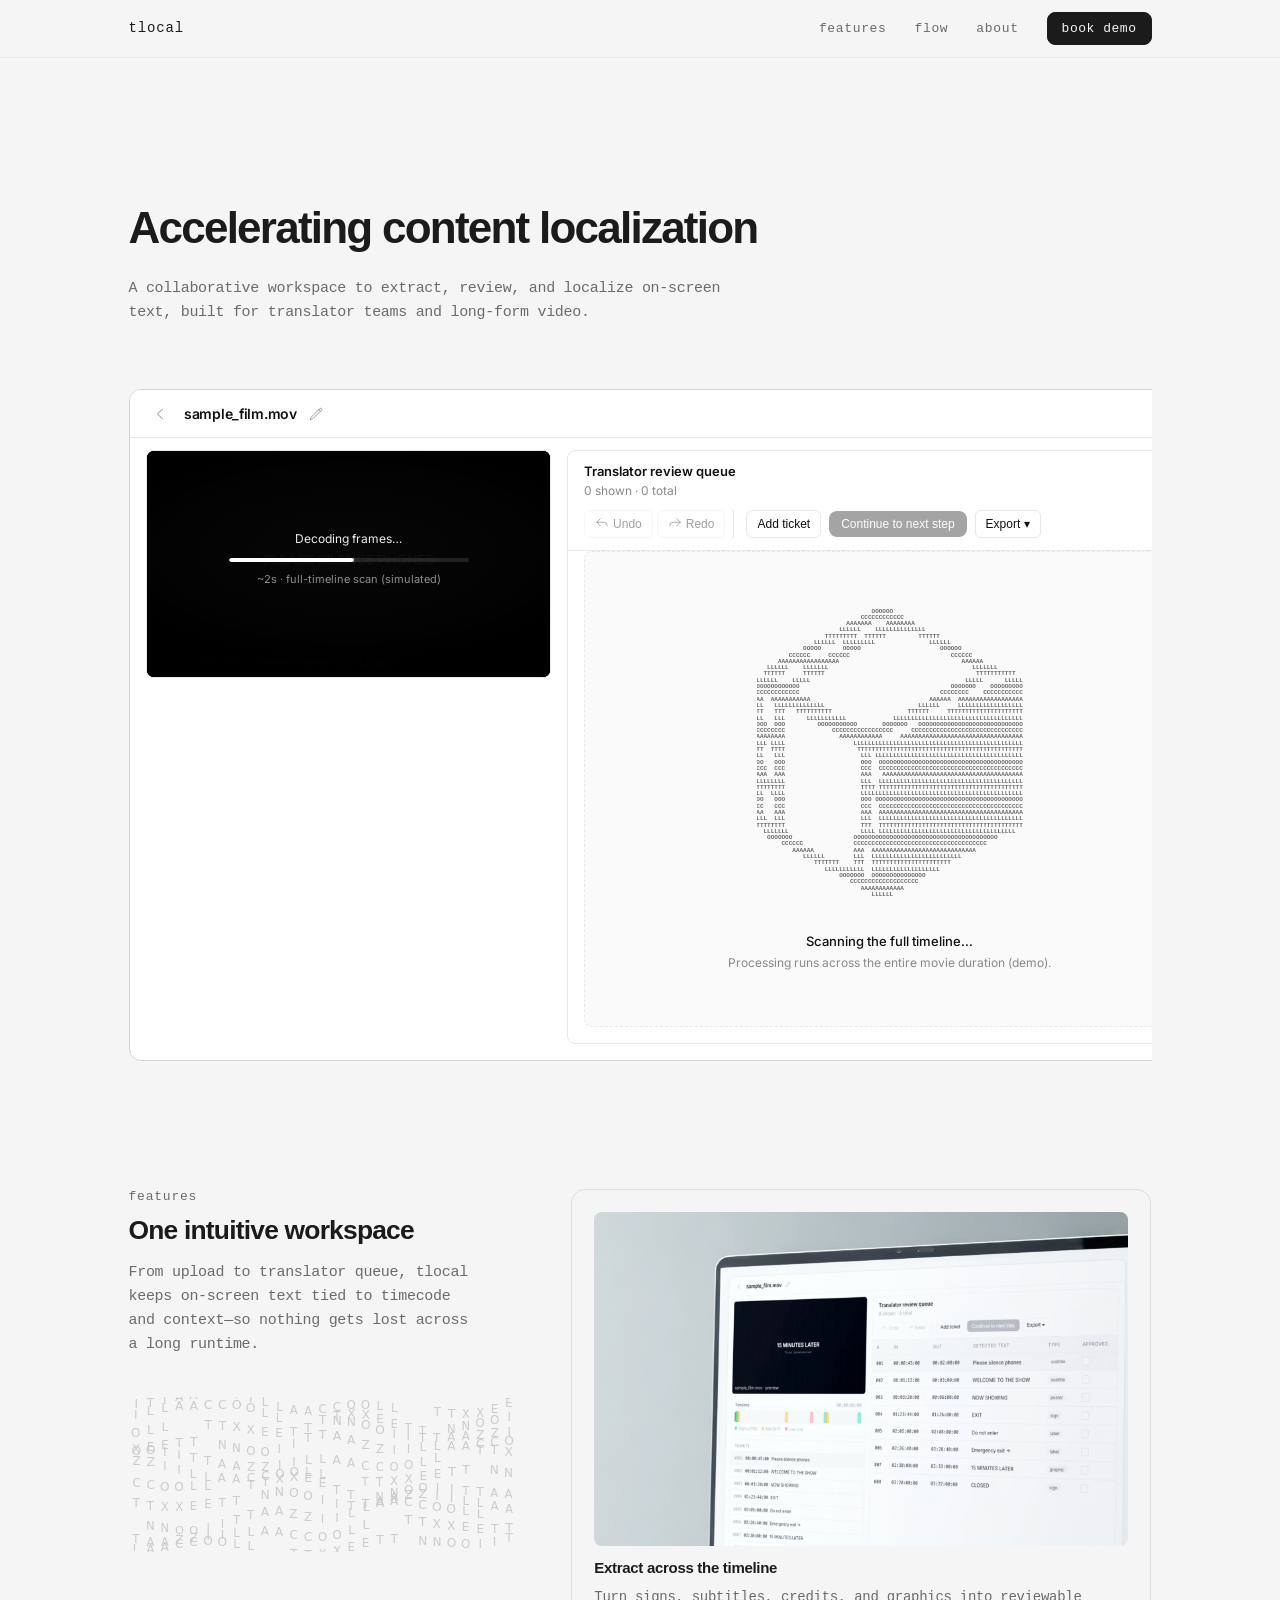
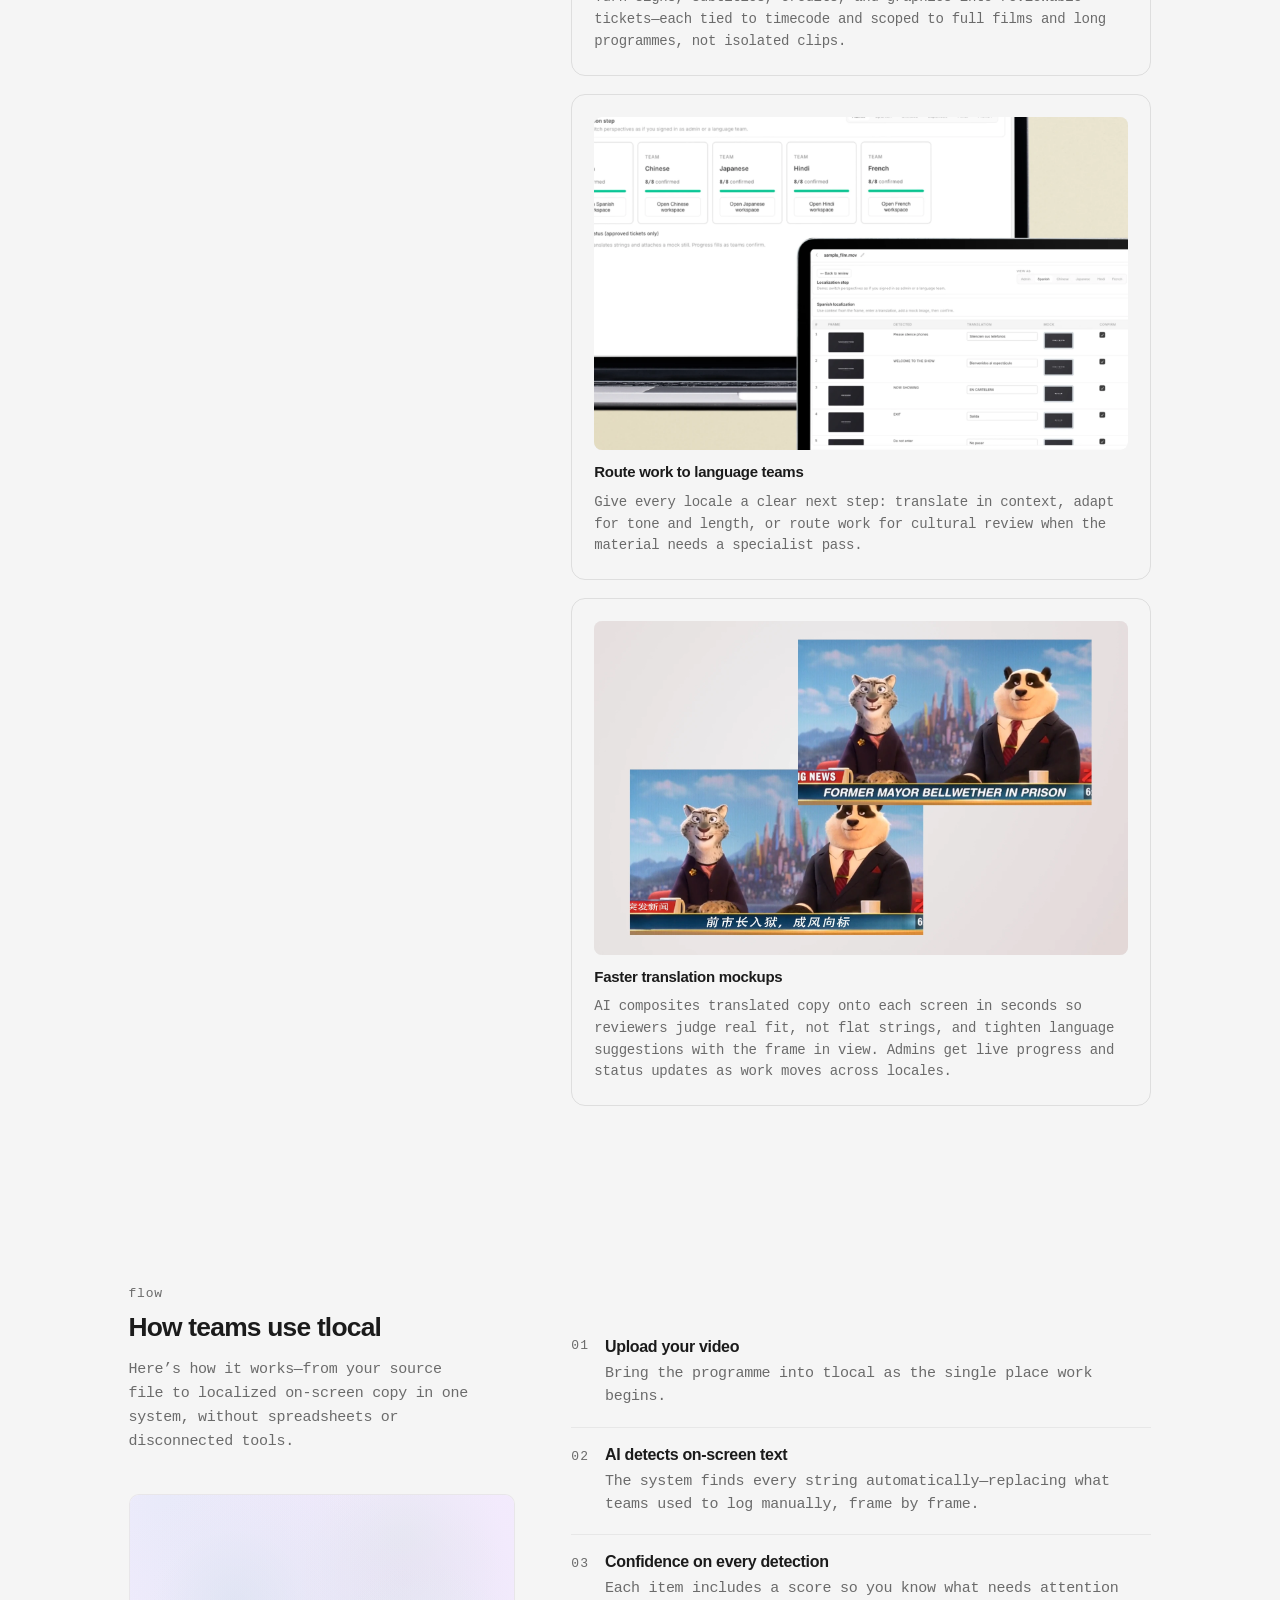
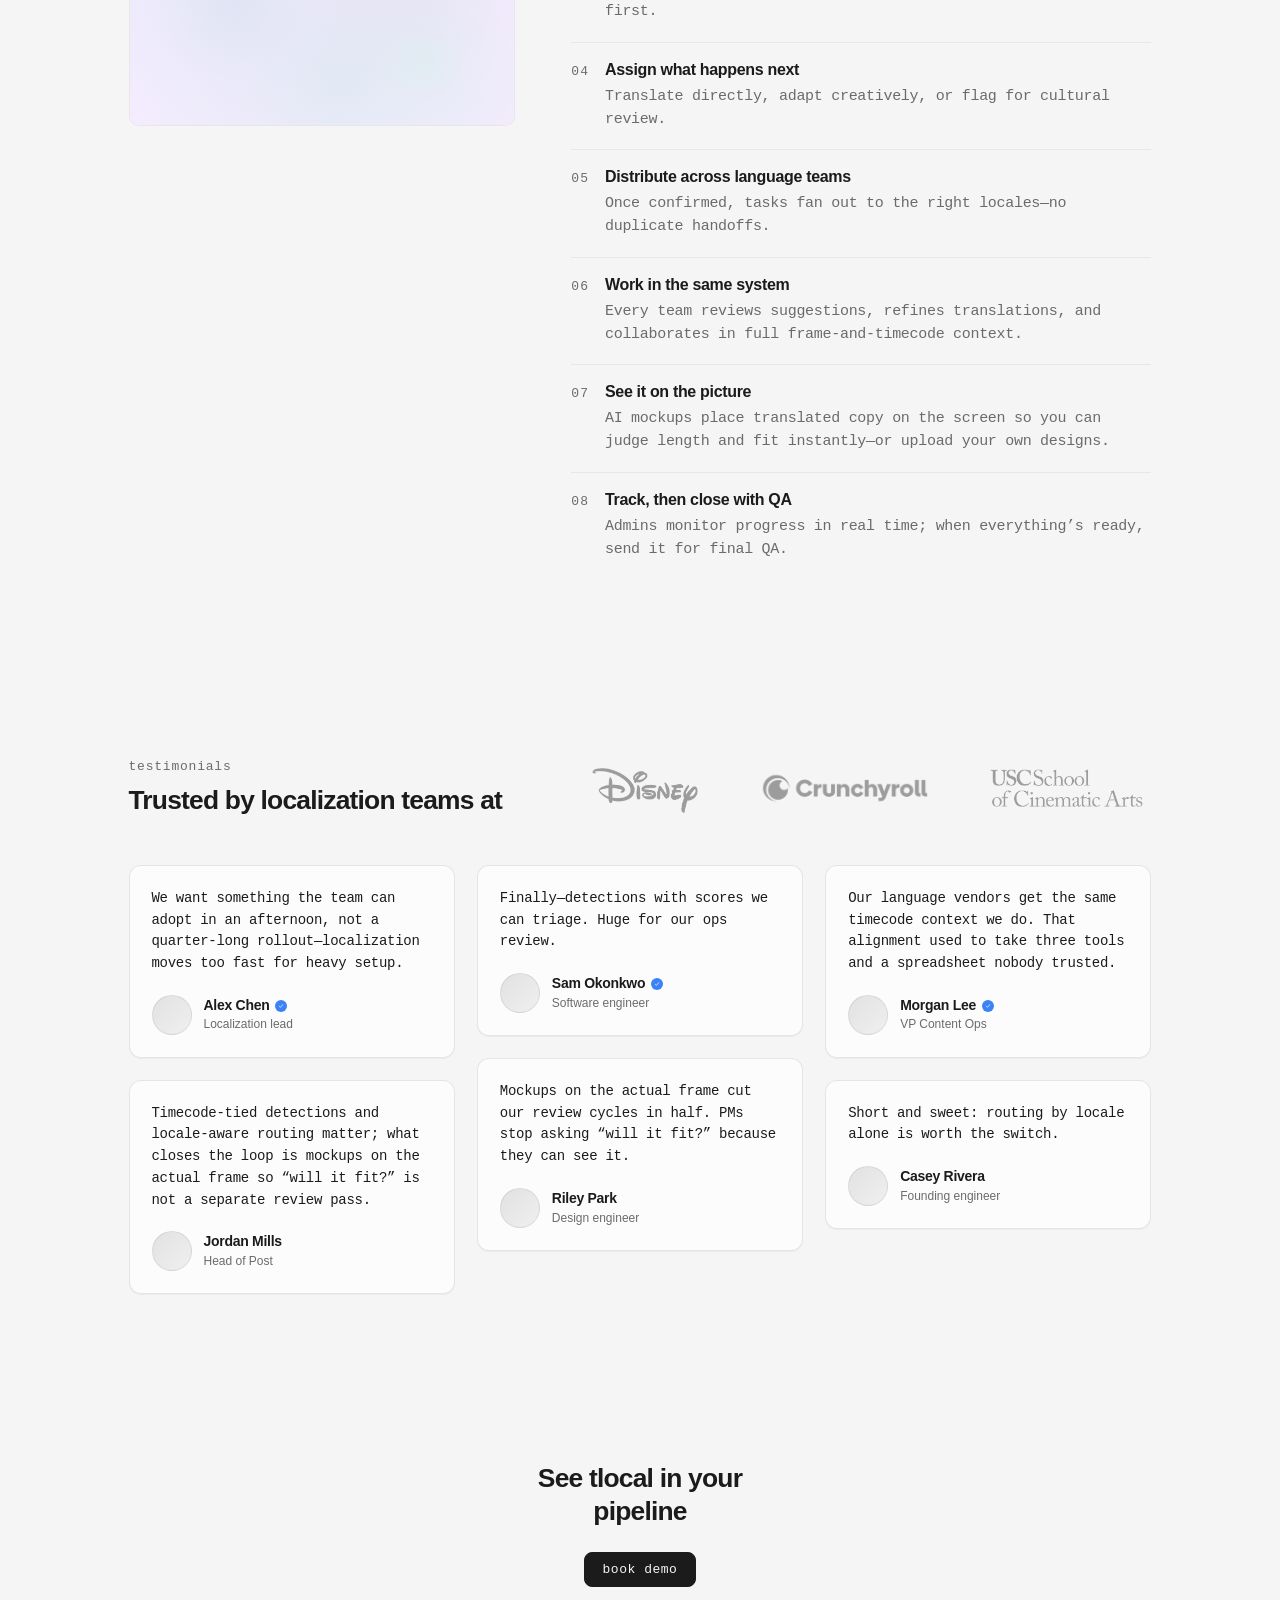
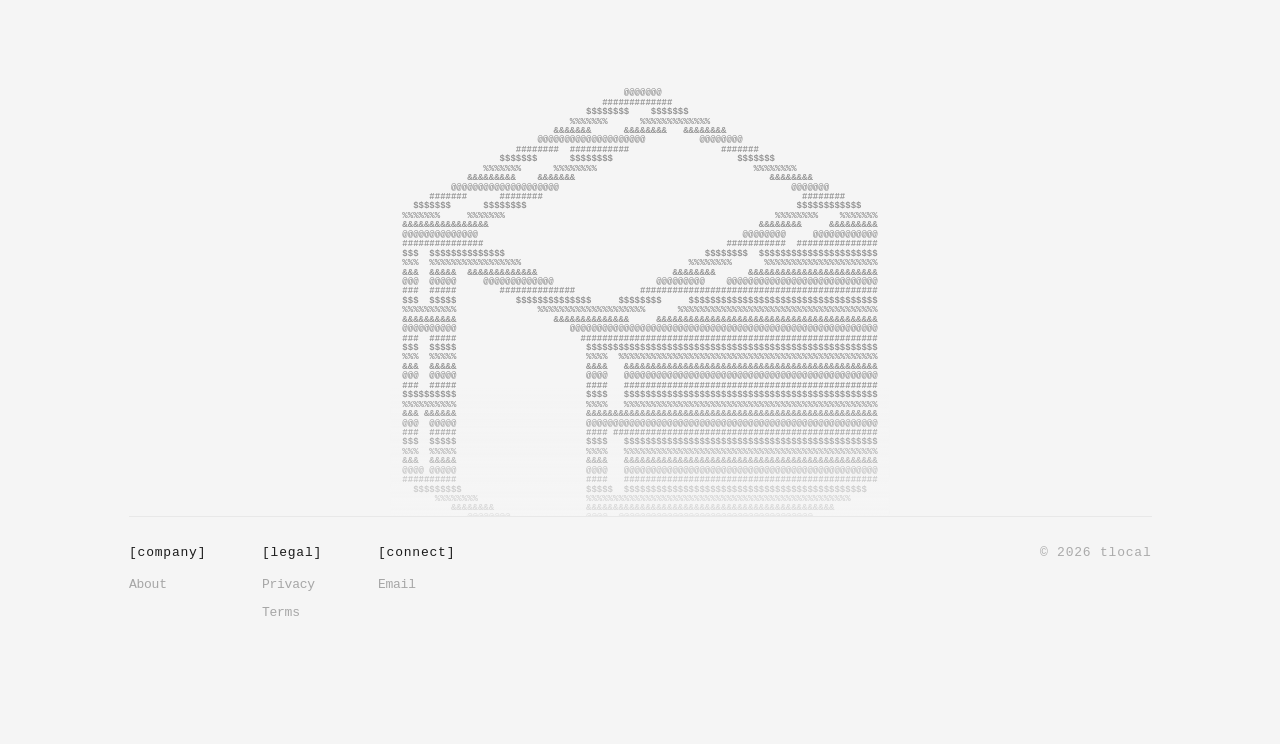
<file: index.html>
<!DOCTYPE html>
<html lang="en">
  <head>
    <meta charset="UTF-8" />
    <meta name="viewport" content="width=device-width, initial-scale=1" />
    <title>tlocal - accelerating content localization</title>
    <meta
      name="description"
      content="A collaborative workspace to extract, review, and localize on-screen text, built for translator teams and long-form video."
    />
    <meta property="og:site_name" content="tlocal" />
    <meta property="og:type" content="website" />
    <meta property="og:title" content="tlocal — accelerating content localization" />
    <meta
      property="og:description"
      content="A collaborative workspace to extract, review, and localize on-screen text, built for translator teams and long-form video."
    />
    <meta property="og:image" content="assets/linkpreview.png" />
    <meta property="og:image:width" content="1200" />
    <meta property="og:image:height" content="630" />
    <meta property="og:image:alt" content="tlocal — collaborative localization workspace" />
    <meta name="twitter:card" content="summary_large_image" />
    <meta name="twitter:title" content="tlocal — accelerating content localization" />
    <meta
      name="twitter:description"
      content="A collaborative workspace to extract, review, and localize on-screen text, built for translator teams and long-form video."
    />
    <meta name="twitter:image" content="assets/linkpreview.png" />
    <link rel="icon" href="assets/logosvg.svg" type="image/svg+xml" />
    <link rel="stylesheet" href="css/site.css" />
  </head>
  <body>
    <header class="site-header">
      <div class="site-header-shell">
        <div class="site-header-inner">
          <a class="site-logo" href="index.html">tlocal</a>
          <nav class="site-nav" aria-label="Primary">
            <a href="index.html#features-heading">features</a>
            <a href="index.html#workflow-heading">flow</a>
            <a href="about.html">about</a>
            <a
              class="btn mono-thin"
              href="https://calendly.com/tongfeiz-usc/30min"
              target="_blank"
              rel="noopener noreferrer"
              >book demo</a
            >
          </nav>
        </div>
      </div>
    </header>
    <div class="shell">
      <main class="landing-column">
        <div class="landing-hero-block">
          <div class="landing-intro">
            <div class="hero-text-column">
              <h1>Accelerating content localization</h1>
              <p class="lede">
                A collaborative workspace to extract, review, and localize on-screen<br /> 
                text, built for translator teams and long-form video.
              </p>
            </div>
          </div>
          <div class="demo-frame">
            <div class="demo-scale-wrap">
              <iframe src="embed-demo.html" title="TLocal product demo" loading="lazy"></iframe>
              <!-- Captures touch on the parent page so mobile scroll works (iframe embed is non-scrollable). -->
              <div class="demo-scroll-proxy" aria-hidden="true"></div>
            </div>
          </div>
        </div>

        <div class="landing-below">
          <section class="section-block workspace-section" aria-labelledby="features-heading">
            <div class="flow-pin-track" id="workspace-pin-track">
              <div class="flow-pin-row">
                <aside class="flow-col flow-col--left" aria-label="Workspace introduction">
                  <div class="flow-visual-sticky">
                    <div class="flow-visual-col">
                      <p class="section-eyebrow mono-thin">features</p>
                      <h2 id="features-heading" class="section-title">One intuitive workspace</h2>
                      <p class="section-lede">
                        From upload to translator queue, tlocal keeps on-screen text tied to timecode and
                        context—so nothing gets lost across a long runtime.
                      </p>
                      <div class="workspace-dot-grid-frame" id="workspace-dot-grid" aria-hidden="true">
                        <canvas></canvas>
                      </div>
                    </div>
                  </div>
                </aside>
                <div class="flow-col flow-col--right">
                  <div class="feature-grid">
                    <article class="feature-card">
                      <img
                        class="feature-card-thumb"
                        src="assets/feature1.webp"
                        alt=""
                        width="640"
                        height="400"
                        loading="lazy"
                        decoding="async"
                      />
                      <h3>Extract across the timeline</h3>
                      <p>
                        Turn signs, subtitles, credits, and graphics into reviewable tickets—each tied to
                        timecode and scoped to full films and long programmes, not isolated clips.
                      </p>
                    </article>
                    <article class="feature-card">
                      <img
                        class="feature-card-thumb"
                        src="assets/feature2.webp"
                        alt=""
                        width="640"
                        height="400"
                        loading="lazy"
                        decoding="async"
                      />
                      <h3>Route work to language teams</h3>
                      <p>
                        Give every locale a clear next step: translate in context, adapt for tone and length, or
                        route work for cultural review when the material needs a specialist pass.
                      </p>
                    </article>
                    <article class="feature-card">
                      <img
                        class="feature-card-thumb"
                        src="assets/feature3.webp"
                        alt=""
                        width="640"
                        height="400"
                        loading="lazy"
                        decoding="async"
                      />
                      <h3>Faster translation mockups</h3>
                      <p>
                        AI composites translated copy onto each screen in seconds so reviewers judge real fit, not
                        flat strings, and tighten language suggestions with the frame in view. Admins get live
                        progress and status updates as work moves across locales.
                      </p>
                    </article>
                  </div>
                </div>
              </div>
            </div>
          </section>

          <section class="section-block flow-section" aria-labelledby="workflow-heading">
            <div class="flow-pin-track" id="flow-pin-track">
              <div class="flow-pin-row">
                <aside class="flow-col flow-col--left" aria-label="Flow introduction">
                  <div class="flow-visual-sticky">
                    <div class="flow-visual-col">
                      <p class="section-eyebrow mono-thin">flow</p>
                      <h2 id="workflow-heading" class="section-title">How teams use tlocal</h2>
                      <p class="section-lede">
                        Here’s how it works—from your source file to localized on-screen copy in one system,
                        without spreadsheets or disconnected tools.
                      </p>
                      <div class="flow-placeholder-frame" id="flow-liquid-frame" aria-hidden="true">
                        <canvas></canvas>
                      </div>
                    </div>
                  </div>
                </aside>
                <div class="flow-col flow-col--right">
                  <div class="flow-steps-wrap" id="flow-steps-wrap">
                    <ol class="flow-steps" aria-label="Workflow steps">
                    <li>
                      <span class="step-num mono-thin">01</span>
                      <div>
                        <strong>Upload your video</strong>
                        <p>Bring the programme into tlocal as the single place work begins.</p>
                      </div>
                    </li>
                    <li>
                      <span class="step-num mono-thin">02</span>
                      <div>
                        <strong>AI detects on-screen text</strong>
                        <p>
                          The system finds every string automatically—replacing what teams used to log manually,
                          frame by frame.
                        </p>
                      </div>
                    </li>
                    <li>
                      <span class="step-num mono-thin">03</span>
                      <div>
                        <strong>Confidence on every detection</strong>
                        <p>Each item includes a score so you know what needs attention first.</p>
                      </div>
                    </li>
                    <li>
                      <span class="step-num mono-thin">04</span>
                      <div>
                        <strong>Assign what happens next</strong>
                        <p>Translate directly, adapt creatively, or flag for cultural review.</p>
                      </div>
                    </li>
                    <li>
                      <span class="step-num mono-thin">05</span>
                      <div>
                        <strong>Distribute across language teams</strong>
                        <p>Once confirmed, tasks fan out to the right locales—no duplicate handoffs.</p>
                      </div>
                    </li>
                    <li>
                      <span class="step-num mono-thin">06</span>
                      <div>
                        <strong>Work in the same system</strong>
                        <p>
                          Every team reviews suggestions, refines translations, and collaborates in full
                          frame-and-timecode context.
                        </p>
                      </div>
                    </li>
                    <li>
                      <span class="step-num mono-thin">07</span>
                      <div>
                        <strong>See it on the picture</strong>
                        <p>
                          AI mockups place translated copy on the screen so you can judge length and fit instantly—or
                          upload your own designs.
                        </p>
                      </div>
                    </li>
                    <li>
                      <span class="step-num mono-thin">08</span>
                      <div>
                        <strong>Track, then close with QA</strong>
                        <p>Admins monitor progress in real time; when everything’s ready, send it for final QA.</p>
                      </div>
                    </li>
                  </ol>
                  </div>
                </div>
              </div>
            </div>
          </section>

          <section class="section-block partners-section" aria-labelledby="partners-heading">
            <div class="partners-row">
              <div class="partners-intro">
                <p class="section-eyebrow mono-thin">testimonials</p>
                <h2 id="partners-heading" class="section-title">Trusted by localization teams at</h2>
              </div>
              <ul class="partners-logos" aria-label="Partner logos">
                <li>
                  <img
                    src="assets/disney1.webp"
                    alt="Disney"
                    width="200"
                    height="80"
                    loading="lazy"
                    decoding="async"
                  />
                </li>
                
                <li>
                  <img
                    src="assets/crunch1.webp"
                    alt="Crunchyroll"
                    width="200"
                    height="80"
                    loading="lazy"
                    decoding="async"
                  />
                </li>
                <li>
                  <img
                    src="assets/usc1.webp"
                    alt="USC"
                    width="200"
                    height="80"
                    loading="lazy"
                    decoding="async"
                  />
                </li>
              </ul>
            </div>
            <h3 id="reviews-subheading" class="sr-only">What teams say</h3>
            <div class="reviews-masonry" aria-labelledby="reviews-subheading">
              <article class="review-card">
                <p class="review-card__quote">
                  We want something the team can adopt in an afternoon, not a quarter-long rollout—localization moves too
                  fast for heavy setup.
                </p>
                <footer class="review-card__footer">
                  <div class="review-card__avatar" aria-hidden="true"></div>
                  <div class="review-card__meta">
                    <div class="review-card__name-row">
                      <span class="review-card__name">Alex Chen</span>
                      <span class="review-card__verified" aria-label="Verified" title="Verified">
                        <svg viewBox="0 0 12 12" aria-hidden="true">
                          <path
                            d="M2.5 6.2L5 8.7L9.5 3.2"
                            fill="none"
                            stroke="currentColor"
                            stroke-width="1.35"
                            stroke-linecap="round"
                            stroke-linejoin="round"
                          />
                        </svg>
                      </span>
                    </div>
                    <p class="review-card__role">Localization lead</p>
                  </div>
                </footer>
              </article>

              <article class="review-card">
                <p class="review-card__quote">
                  Timecode-tied detections and locale-aware routing matter; what closes the loop is mockups on the
                  actual frame so “will it fit?” is not a separate review pass.
                </p>
                <footer class="review-card__footer">
                  <div class="review-card__avatar" aria-hidden="true"></div>
                  <div class="review-card__meta">
                    <div class="review-card__name-row">
                      <span class="review-card__name">Jordan Mills</span>
                    </div>
                    <p class="review-card__role">Head of Post</p>
                  </div>
                </footer>
              </article>

              <article class="review-card">
                <p class="review-card__quote">Finally—detections with scores we can triage. Huge for our ops review.</p>
                <footer class="review-card__footer">
                  <div class="review-card__avatar" aria-hidden="true"></div>
                  <div class="review-card__meta">
                    <div class="review-card__name-row">
                      <span class="review-card__name">Sam Okonkwo</span>
                      <span class="review-card__verified" aria-label="Verified" title="Verified">
                        <svg viewBox="0 0 12 12" aria-hidden="true">
                          <path
                            d="M2.5 6.2L5 8.7L9.5 3.2"
                            fill="none"
                            stroke="currentColor"
                            stroke-width="1.35"
                            stroke-linecap="round"
                            stroke-linejoin="round"
                          />
                        </svg>
                      </span>
                    </div>
                    <p class="review-card__role">Software engineer</p>
                  </div>
                </footer>
              </article>

              <article class="review-card">
                <p class="review-card__quote">
                  Mockups on the actual frame cut our review cycles in half. PMs stop asking “will it fit?” because they
                  can see it.
                </p>
                <footer class="review-card__footer">
                  <div class="review-card__avatar" aria-hidden="true"></div>
                  <div class="review-card__meta">
                    <div class="review-card__name-row">
                      <span class="review-card__name">Riley Park</span>
                    </div>
                    <p class="review-card__role">Design engineer</p>
                  </div>
                </footer>
              </article>

              <article class="review-card">
                <p class="review-card__quote">
                  Our language vendors get the same timecode context we do. That alignment used to take three tools and
                  a spreadsheet nobody trusted.
                </p>
                <footer class="review-card__footer">
                  <div class="review-card__avatar" aria-hidden="true"></div>
                  <div class="review-card__meta">
                    <div class="review-card__name-row">
                      <span class="review-card__name">Morgan Lee</span>
                      <span class="review-card__verified" aria-label="Verified" title="Verified">
                        <svg viewBox="0 0 12 12" aria-hidden="true">
                          <path
                            d="M2.5 6.2L5 8.7L9.5 3.2"
                            fill="none"
                            stroke="currentColor"
                            stroke-width="1.35"
                            stroke-linecap="round"
                            stroke-linejoin="round"
                          />
                        </svg>
                      </span>
                    </div>
                    <p class="review-card__role">VP Content Ops</p>
                  </div>
                </footer>
              </article>

              <article class="review-card">
                <p class="review-card__quote">Short and sweet: routing by locale alone is worth the switch.</p>
                <footer class="review-card__footer">
                  <div class="review-card__avatar" aria-hidden="true"></div>
                  <div class="review-card__meta">
                    <div class="review-card__name-row">
                      <span class="review-card__name">Casey Rivera</span>
                    </div>
                    <p class="review-card__role">Founding engineer</p>
                  </div>
                </footer>
              </article>
            </div>
          </section>

          <section class="section-block cta-section" id="flow-cta-section" aria-labelledby="cta-heading">
            <h2 id="cta-heading" class="section-title">See tlocal in your pipeline</h2>
            <a
              class="btn btn-cta mono-thin"
              href="https://calendly.com/tongfeiz-usc/30min"
              target="_blank"
              rel="noopener noreferrer"
              >book demo</a
            >
          </section>

          <section class="section-block cube-section" aria-label="ASCII cube">
            <div class="cube-wrap">
              <pre id="ascii-cube" aria-label="Interactive ASCII cube"></pre>
              <div class="cube-footer-mask" aria-hidden="true"></div>
            </div>
          </section>

          <footer class="site-footer">
            <div class="site-footer-top">
              <div class="site-footer-grid">
                <div class="site-footer-col">
                  <h3 class="site-footer-heading mono-thin">[company]</h3>
                  <ul class="site-footer-links">
                    <li><a href="about.html">About</a></li>
                  </ul>
                </div>
                <div class="site-footer-col">
                  <h3 class="site-footer-heading mono-thin">[legal]</h3>
                  <ul class="site-footer-links">
                    <li><a href="privacy.html">Privacy</a></li>
                    <li><a href="terms.html">Terms</a></li>
                  </ul>
                </div>
                <div class="site-footer-col">
                  <h3 class="site-footer-heading mono-thin">[connect]</h3>
                  <ul class="site-footer-links">
                    <li><a href="mailto:tongfeiz@usc.edu">Email</a></li>
                  </ul>
                </div>
              </div>
              <p class="site-footer-copy mono-thin">© <span id="y"></span> tlocal</p>
            </div>
          </footer>
        </div>
      </main>
    </div>
    <script src="js/page-stagger.js" defer></script>
    <script src="js/lerp-scroll.js" defer></script>
    <script src="js/landing-cube.js" defer></script>
    <script src="js/workspace-dot-grid.js" defer></script>
    <script src="js/flow-liquid.js" defer></script>
    <script>
      document.getElementById('y').textContent = String(new Date().getFullYear());

      (function () {
        var track = document.getElementById('flow-pin-track');
        var row = track ? track.querySelector('.flow-pin-row') : null;
        if (!track || !row) return;
        var visualCol = track.querySelector('.flow-visual-col');
        var stickyStack = track.querySelector('.flow-visual-sticky');
        var stepsWrap = document.getElementById('flow-steps-wrap');

        var narrow = window.matchMedia('(max-width: 760px)');
        var headerEl = document.querySelector('.site-header');
        var root = document.documentElement;
        var fadeTick = false;

        function hdrH() {
          return headerEl ? headerEl.offsetHeight : 52;
        }

        function updateFlowStepsMask() {
          if (!stepsWrap || !visualCol) return;
          if (narrow.matches) {
            stepsWrap.style.maskImage = '';
            stepsWrap.style.webkitMaskImage = '';
            return;
          }
          /* Top edge of the left flow column (eyebrow / title / lede / placeholder). Fade only when the
           * steps list extends above that line (ys > 0 in steps-wrap coordinates). No bottom fade. */
          var W = stepsWrap.getBoundingClientRect();
          var h = Math.max(1, W.height);
          var flowTop = visualCol.getBoundingClientRect().top;
          var ys = flowTop - W.top;
          /* Wider, eased ramp so the fade reads softer (multi-stop luminance mask) */
          var fade = Math.max(56, Math.min(160, h * 0.18));

          /* No fade if list aligns at/under the flow column top, or the flow block sits entirely below this list */
          if (ys <= 0 || ys >= h) {
            stepsWrap.style.webkitMaskImage = '';
            stepsWrap.style.maskImage = '';
            return;
          }

          var a0 = Math.min(h, ys + fade * 0.22);
          var a1 = Math.min(h, ys + fade * 0.55);
          var a2 = Math.min(h, ys + fade);
          var grad =
            'linear-gradient(to bottom, ' +
            'transparent 0px, ' +
            'rgba(255,255,255,0.18) ' +
            a0 +
            'px, ' +
            'rgba(255,255,255,0.62) ' +
            a1 +
            'px, ' +
            '#fff ' +
            a2 +
            'px, #fff ' +
            h +
            'px)';
          stepsWrap.style.webkitMaskImage = grad;
          stepsWrap.style.maskImage = grad;
        }

        function scheduleFlowFade() {
          if (fadeTick) return;
          fadeTick = true;
          requestAnimationFrame(function () {
            fadeTick = false;
            updateFlowStepsMask();
          });
        }

        /* Same behavior as workspace (features): row height comes only from the grid — no JS min-height. Sticky
         *  unsticks when the row scrolls away, so the last step lines up with the left column like the last card. */
        function layout() {
          if (narrow.matches) {
            root.style.removeProperty('--site-header-h');
            root.style.removeProperty('--flow-sticky-half');
            track.style.minHeight = '';
            track.style.height = '';
            row.style.minHeight = '';
            row.style.height = '';
            scheduleFlowFade();
            return;
          }

          track.style.minHeight = '';
          track.style.height = '';
          row.style.minHeight = '';
          row.style.height = '';

          if (stickyStack) {
            var stickyH = stickyStack.offsetHeight;
            var half = Math.round(stickyH * 0.5);
            root.style.setProperty('--site-header-h', hdrH() + 'px');
            root.style.setProperty('--flow-sticky-half', half + 'px');
          }
          scheduleFlowFade();
        }

        window.addEventListener('resize', layout);
        window.addEventListener('scroll', scheduleFlowFade, { passive: true });
        narrow.addEventListener('change', layout);

        layout();
        window.addEventListener('load', function () {
          layout();
          requestAnimationFrame(layout);
        });
        if (document.fonts && document.fonts.ready) {
          document.fonts.ready.then(function () {
            layout();
            requestAnimationFrame(layout);
          });
        }
        if (typeof ResizeObserver !== 'undefined') {
          var ro = new ResizeObserver(function () {
            layout();
          });
          if (stepsWrap) ro.observe(stepsWrap);
          if (stickyStack) ro.observe(stickyStack);
          if (visualCol) ro.observe(visualCol);
        }
      })();
    </script>
  </body>
</html>
</file>
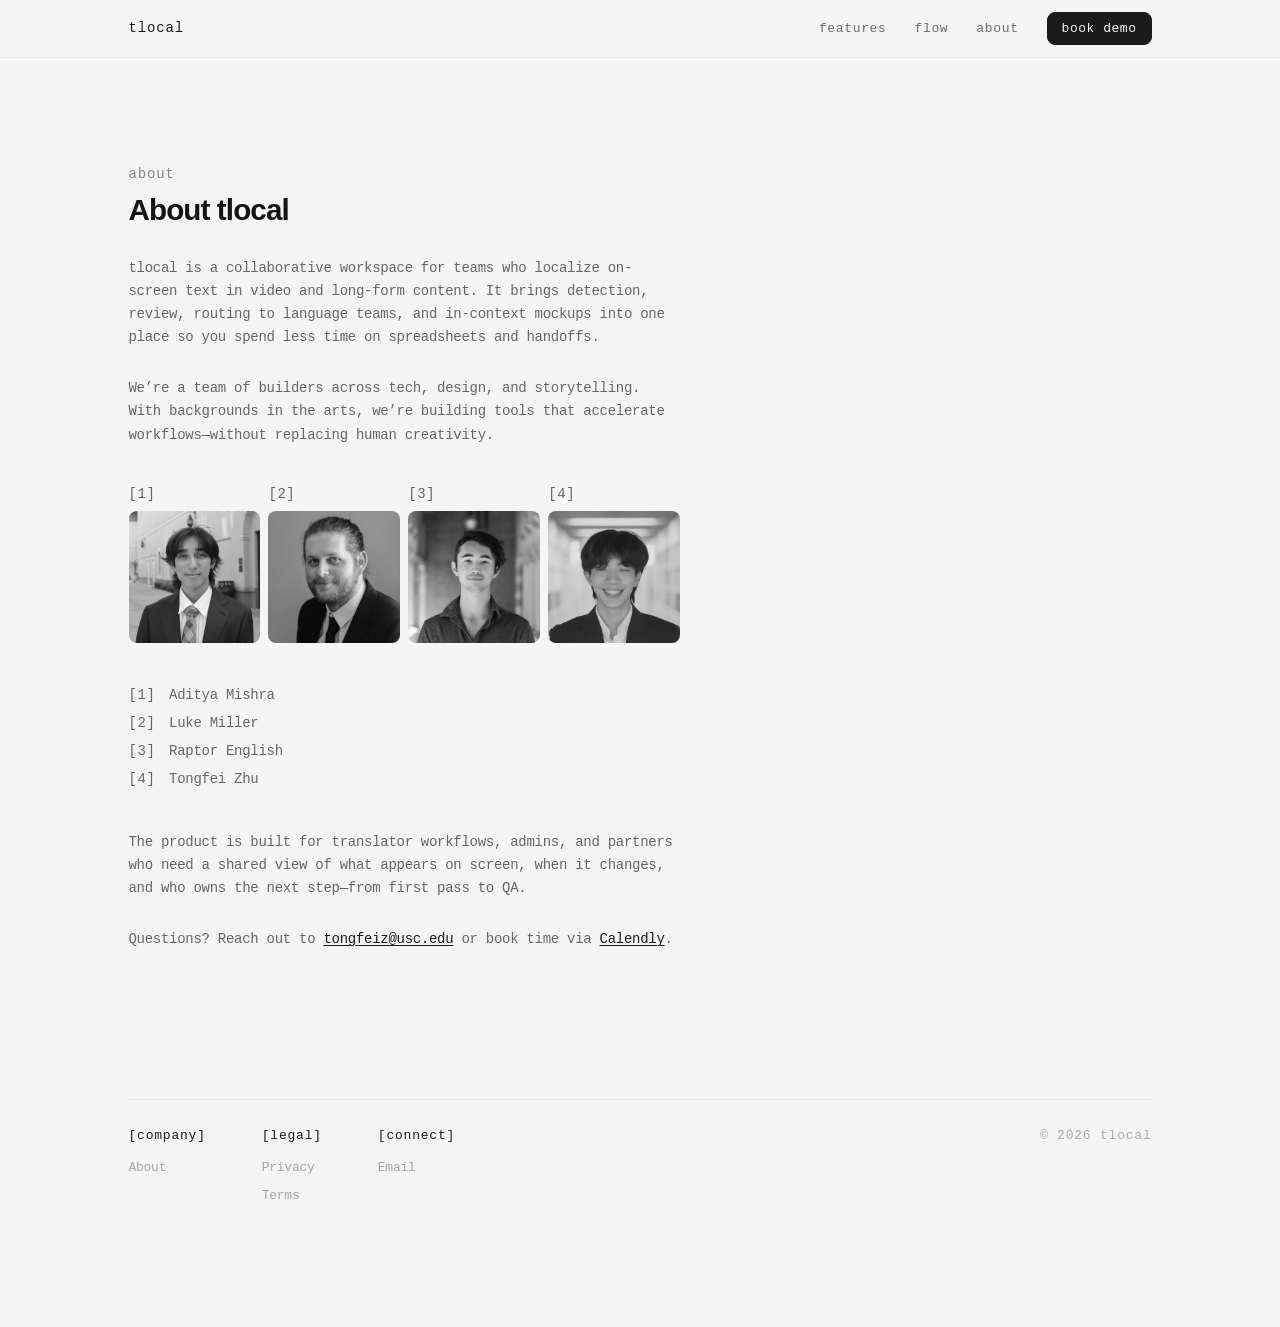
<file: about.html>
<!DOCTYPE html>
<html lang="en">
  <head>
    <meta charset="UTF-8" />
    <meta name="viewport" content="width=device-width, initial-scale=1" />
    <title>About — tlocal</title>
    <link rel="icon" href="assets/logosvg.svg" type="image/svg+xml" />
    <link rel="stylesheet" href="css/site.css" />
  </head>
  <body>
    <header class="site-header">
      <div class="site-header-shell">
        <div class="site-header-inner">
          <a class="site-logo" href="index.html">tlocal</a>
          <nav class="site-nav" aria-label="Primary">
            <a href="index.html#features-heading">features</a>
            <a href="index.html#workflow-heading">flow</a>
            <a href="about.html" aria-current="page">about</a>
            <a
              class="btn mono-thin"
              href="https://calendly.com/tongfeiz-usc/30min"
              target="_blank"
              rel="noopener noreferrer"
              >book demo</a
            >
          </nav>
        </div>
      </div>
    </header>
    <div class="shell">
      <main class="landing-column">
        <article class="simple-page__article simple-page simple-page__article--about" aria-labelledby="about-heading">
          <p class="section-eyebrow mono-thin">about</p>
          <h1 id="about-heading" class="simple-page__title simple-page__title--about">About tlocal</h1>
          <div class="simple-page__body simple-page__body--about">
            <p>
              tlocal is a collaborative workspace for teams who localize on-screen text in video and long-form
              content. It brings detection, review, routing to language teams, and in-context mockups into one place
              so you spend less time on spreadsheets and handoffs.
            </p>
            <p>
              We’re a team of builders across tech, design, and storytelling. With backgrounds in the arts, we’re
              building tools that accelerate workflows—without replacing human creativity.
            </p>

            <div class="about-team">
              <div class="about-team__photos" role="list">
                <div class="about-team__cell" role="listitem">
                  <a
                    class="about-team__link"
                    href="https://www.linkedin.com/in/aditya-mishra-96abb4270/"
                    target="_blank"
                    rel="noopener noreferrer"
                    aria-label="Aditya Mishra on LinkedIn"
                  >
                    <span class="about-team__idx">[1]</span>
                    <span class="about-team__img-wrap">
                      <img
                        class="about-team__img"
                        src="assets/person1.webp"
                        alt=""
                        width="800"
                        height="800"
                        loading="lazy"
                        decoding="async"
                      />
                    </span>
                  </a>
                </div>
                <div class="about-team__cell" role="listitem">
                  <a
                    class="about-team__link"
                    href="https://www.linkedin.com/in/luke-miller-226397197/"
                    target="_blank"
                    rel="noopener noreferrer"
                    aria-label="Luke Miller on LinkedIn"
                  >
                    <span class="about-team__idx">[2]</span>
                    <span class="about-team__img-wrap">
                      <img
                        class="about-team__img"
                        src="assets/person2.webp"
                        alt=""
                        width="800"
                        height="800"
                        loading="lazy"
                        decoding="async"
                      />
                    </span>
                  </a>
                </div>
                <div class="about-team__cell" role="listitem">
                  <a
                    class="about-team__link"
                    href="https://www.linkedin.com/in/raptor-english/"
                    target="_blank"
                    rel="noopener noreferrer"
                    aria-label="Raptor English on LinkedIn"
                  >
                    <span class="about-team__idx">[3]</span>
                    <span class="about-team__img-wrap">
                      <img
                        class="about-team__img"
                        src="assets/person3.webp"
                        alt=""
                        width="800"
                        height="800"
                        loading="lazy"
                        decoding="async"
                      />
                    </span>
                  </a>
                </div>
                <div class="about-team__cell" role="listitem">
                  <a
                    class="about-team__link"
                    href="https://www.linkedin.com/in/tongfeiz/"
                    target="_blank"
                    rel="noopener noreferrer"
                    aria-label="Tongfei Zhu on LinkedIn"
                  >
                    <span class="about-team__idx">[4]</span>
                    <span class="about-team__img-wrap">
                      <img
                        class="about-team__img"
                        src="assets/person4.webp"
                        alt=""
                        width="800"
                        height="800"
                        loading="lazy"
                        decoding="async"
                      />
                    </span>
                  </a>
                </div>
              </div>
              <ul class="about-team__names">
                <li>
                  <a
                    class="about-team__name-link"
                    href="https://www.linkedin.com/in/aditya-mishra-96abb4270/"
                    target="_blank"
                    rel="noopener noreferrer"
                    ><span class="about-team__idx">[1]</span>
                    <span class="about-team__name-text">Aditya Mishra</span></a
                  >
                </li>
                <li>
                  <a
                    class="about-team__name-link"
                    href="https://www.linkedin.com/in/luke-miller-226397197/"
                    target="_blank"
                    rel="noopener noreferrer"
                    ><span class="about-team__idx">[2]</span>
                    <span class="about-team__name-text">Luke Miller</span></a
                  >
                </li>
                <li>
                  <a
                    class="about-team__name-link"
                    href="https://www.linkedin.com/in/raptor-english/"
                    target="_blank"
                    rel="noopener noreferrer"
                    ><span class="about-team__idx">[3]</span>
                    <span class="about-team__name-text">Raptor English</span></a
                  >
                </li>
                <li>
                  <a
                    class="about-team__name-link"
                    href="https://www.linkedin.com/in/tongfeiz/"
                    target="_blank"
                    rel="noopener noreferrer"
                    ><span class="about-team__idx">[4]</span>
                    <span class="about-team__name-text">Tongfei Zhu</span></a
                  >
                </li>
              </ul>
            </div>

            <p>
              The product is built for translator workflows, admins, and partners who need a shared view of what
              appears on screen, when it changes, and who owns the next step—from first pass to QA.
            </p>
            <p>
              Questions? Reach out to <a href="mailto:tongfeiz@usc.edu">tongfeiz@usc.edu</a> or book time via
              <a href="https://calendly.com/tongfeiz-usc/30min" target="_blank" rel="noopener noreferrer">Calendly</a>.
            </p>
          </div>
        </article>

        <footer class="site-footer">
          <div class="site-footer-top">
            <div class="site-footer-grid">
              <div class="site-footer-col">
                <h3 class="site-footer-heading mono-thin">[company]</h3>
                <ul class="site-footer-links">
                  <li><a href="about.html" aria-current="page">About</a></li>
                </ul>
              </div>
              <div class="site-footer-col">
                <h3 class="site-footer-heading mono-thin">[legal]</h3>
                <ul class="site-footer-links">
                  <li><a href="privacy.html">Privacy</a></li>
                  <li><a href="terms.html">Terms</a></li>
                </ul>
              </div>
              <div class="site-footer-col">
                <h3 class="site-footer-heading mono-thin">[connect]</h3>
                <ul class="site-footer-links">
                  <li><a href="mailto:tongfeiz@usc.edu">Email</a></li>
                </ul>
              </div>
            </div>
            <p class="site-footer-copy mono-thin">© <span id="y"></span> tlocal</p>
          </div>
        </footer>
      </main>
    </div>
    <script src="js/page-stagger.js" defer></script>
    <script src="js/lerp-scroll.js" defer></script>
    <script>
      document.getElementById('y').textContent = String(new Date().getFullYear());
    </script>
  </body>
</html>
</file>
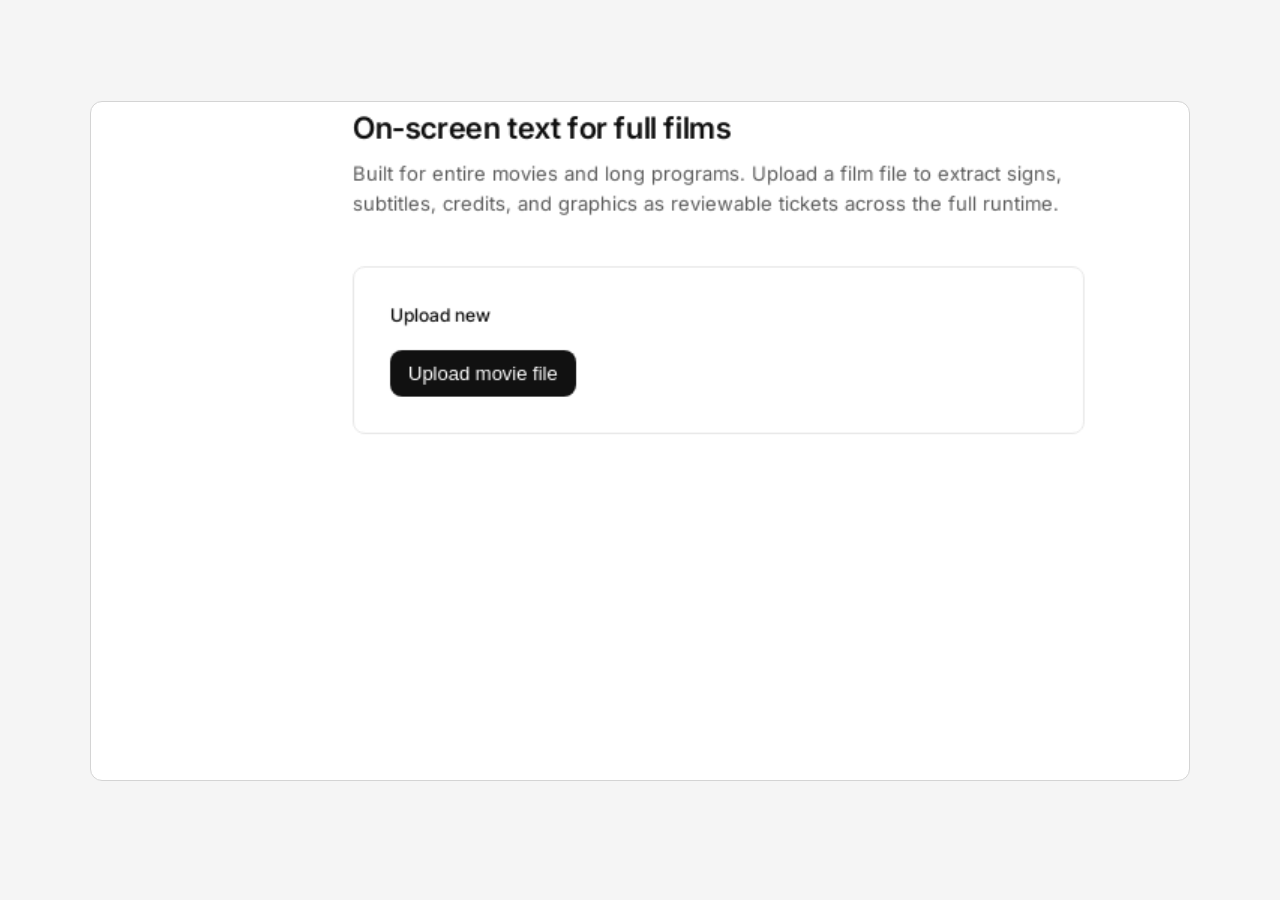
<file: embed-demo.html>
<!DOCTYPE html>
<html lang="en" class="embed-demo-page">
<head>
  <meta charset="UTF-8" />
  <meta name="viewport" content="width=device-width, initial-scale=1" />
  <title>TLocal — demo</title>
  <link rel="preconnect" href="https://fonts.googleapis.com" />
  <link rel="preconnect" href="https://fonts.gstatic.com" crossorigin />
  <link href="https://fonts.googleapis.com/css2?family=Inter:wght@400;500;600&display=swap" rel="stylesheet" />
  <link rel="stylesheet" href="css/product-demo.css" />
  <style>
    /* Fill the landing iframe so .page-demo min-height and 100svh match the iframe box (same math as full-window demo). */
    html,
    body.embed-demo-body {
      height: 100%;
      margin: 0;
    }
  </style>
</head>
<body class="embed-demo-body">
  <div class="page-demo">
    <div class="demo-zoom-viewport" id="demo-zoom-viewport">
      <div class="demo-zoom-stage" id="demo-zoom-stage">
    <div class="demo-frame" id="demo-frame">
      <div class="app">
        <div class="main">
          <header class="header">
            <button type="button" class="header-back" id="btn-back" aria-label="Back to home" tabindex="-1">
              <svg fill="none" viewBox="0 0 24 24" stroke="currentColor" aria-hidden="true">
                <path stroke-linecap="round" stroke-linejoin="round" stroke-width="1.5" d="M15.75 19.5 8.25 12l7.5-7.5" />
              </svg>
            </button>
            <div class="header-title-wrap">
              <h1 id="header-title">untitled_project</h1>
              <button type="button" class="header-rename" aria-label="Rename project" tabindex="-1">
                <svg fill="none" viewBox="0 0 24 24" stroke="currentColor" aria-hidden="true">
                  <path stroke-linecap="round" stroke-linejoin="round" stroke-width="1.5" d="m16.862 4.487 1.687-1.688a1.875 1.875 0 1 1 2.652 2.652L6.832 19.82a4.5 4.5 0 0 1-1.897 1.13l-2.685.8.8-2.685a4.5 4.5 0 0 1 1.13-1.897L16.863 4.487Zm0 0L19.5 7.125" />
                </svg>
              </button>
            </div>
          </header>

          <div class="body-scroll">
            <div class="scene-stack">
              <!-- Empty -->
              <section class="scene active" id="scene-empty">
                <div class="empty-wrap">
                  <h2>On-screen text for full films</h2>
                  <p>
                    Built for entire movies and long programs. Upload a film file to extract signs,
                    subtitles, credits, and graphics as reviewable tickets across the full runtime.
                  </p>
                  <div class="card" id="upload-card">
                    <h3>Upload new</h3>
                    <button type="button" class="btn-primary" id="btn-upload">Upload movie file</button>
                  </div>
                </div>
              </section>

              <!-- Workspace: review -->
              <section class="scene workspace" id="scene-workspace">
                <div class="col-video">
                  <div class="video-shell" id="video-shell">
                    <video
                      id="demo-video"
                      class="demo-video-el hidden"
                      muted
                      playsinline
                      loop
                      preload="auto"
                      aria-label="Placeholder programme video"
                    ></video>
                    <canvas id="demo-canvas-fallback" width="640" height="360" aria-hidden="true"></canvas>
                    <div class="video-filmstrip"></div>
                    <div class="video-label" id="video-label">No file loaded</div>
                    <div class="analysis-overlay" id="analysis-overlay">
                      <p class="status" id="analysis-status">Decoding frames…</p>
                      <div class="progress-track">
                        <div class="progress-fill" id="progress-fill"></div>
                      </div>
                      <p class="analysis-meta"><span id="analysis-eta">~12s</span> · full-timeline scan (simulated)</p>
                    </div>
                  </div>

                  <div class="demo-timeline hidden" id="demo-timeline" aria-label="Ticket timeline by time and AI confidence">
                    <div class="demo-timeline-head">
                      <strong>Timeline</strong>
                      <span class="mono" id="demo-timeline-tc">00:00:00:00</span>
                    </div>
                    <div class="demo-timeline-track" id="demo-timeline-track">
                      <div class="demo-timeline-segments" id="demo-timeline-segments"></div>
                      <div class="demo-timeline-playhead" id="demo-timeline-playhead" style="left: 0%"></div>
                    </div>
                    <div class="demo-timeline-legend">
                      <span><i class="lg" aria-hidden="true"></i> High (≥7/10)</span>
                      <span><i class="md" aria-hidden="true"></i> Mid (4–7)</span>
                      <span><i class="lr" aria-hidden="true"></i> Low (&lt;4)</span>
                    </div>
                  </div>

                  <div class="mini-tickets hidden" id="mini-tickets">
                    <div class="mt-head">Tickets</div>
                    <ul id="mini-list"></ul>
                  </div>
                </div>

                <div class="col-table">
                  <div class="ticket-panel" id="ticket-panel">
                    <div class="ticket-toolbar-head">
                      <div>
                        <h2>Translator review queue</h2>
                        <p class="sub" id="queue-count">0 shown · 0 total</p>
                      </div>
                      <div class="ticket-toolbar-actions">
                        <div style="display: flex; gap: 4px; border-right: 1px solid var(--border); padding-right: 8px; margin-right: 4px">
                          <button type="button" class="btn-ticket" disabled title="Undo (⌘Z)">
                            <svg width="14" height="14" fill="none" viewBox="0 0 24 24" stroke="currentColor" aria-hidden="true">
                              <path stroke-linecap="round" stroke-linejoin="round" stroke-width="1.5" d="M9 15 3 9m0 0 6-6M3 9h12a6 6 0 0 1 6 6v0" />
                            </svg>
                            Undo
                          </button>
                          <button type="button" class="btn-ticket" disabled title="Redo (⌘⇧Z)">
                            <svg width="14" height="14" fill="none" viewBox="0 0 24 24" stroke="currentColor" aria-hidden="true">
                              <path stroke-linecap="round" stroke-linejoin="round" stroke-width="1.5" d="m15 15 6-6m0 0-6-6m6 6H9a6 6 0 0 0-6 6v0" />
                            </svg>
                            Redo
                          </button>
                        </div>
                        <button type="button" class="btn-ticket">Add ticket</button>
                        <button type="button" class="btn-primary continue-off" id="btn-continue" style="padding: 6px 12px; font-size: 12px">
                          Continue to next step
                        </button>
                        <button type="button" class="btn-ticket">Export ▾</button>
                      </div>
                    </div>
                    <div class="placeholder-panel" id="table-placeholder">
                      <div class="placeholder-panel-stack">
                        <div class="placeholder-ascii-wrap hidden" id="ph-ascii-wrap" aria-hidden="true">
                          <div class="placeholder-ascii-viewport" id="ph-ascii-viewport">
                            <pre class="placeholder-ascii-cube" id="analysis-ascii-cube"></pre>
                          </div>
                        </div>
                        <p id="ph-title">Tickets will appear here</p>
                        <p class="sub" id="ph-sub">Run analysis to extract on-screen text for the full film.</p>
                      </div>
                    </div>
                    <div class="table-wrap hidden" id="table-wrap">
                      <table class="demo-table">
                        <thead>
                          <tr>
                            <th>#</th>
                            <th>In</th>
                            <th>Out</th>
                            <th>Detected text</th>
                            <th>Type</th>
                            <th>Approved</th>
                          </tr>
                        </thead>
                        <tbody id="ticket-rows"></tbody>
                      </table>
                    </div>
                  </div>
                </div>
              </section>

              <!-- Localization -->
              <section class="scene" id="scene-localization" style="padding: 10px 14px 14px">
                <div class="loc-bar" id="loc-bar">
                  <div>
                    <button type="button" class="btn-ghost" style="margin-bottom: 8px" id="btn-loc-back" tabindex="-1">
                      ← Back to review
                    </button>
                    <h2>Localization step</h2>
                    <p class="hint">Demo: switch perspectives as if you signed in as admin or a language team.</p>
                  </div>
                  <div>
                    <span style="font-size: 10px; font-weight: 600; text-transform: uppercase; letter-spacing: 0.06em; color: var(--text-muted); display: block; margin-bottom: 4px">View as</span>
                    <div class="tabs" id="perspective-tabs"></div>
                  </div>
                </div>

                <div id="loc-admin">
                  <div class="team-grid" id="team-grid"></div>
                  <p style="margin-top: 16px; font-size: 12px; font-weight: 500; color: var(--text-primary)">
                    Per-string status (approved tickets only)
                  </p>
                  <p style="margin-top: 6px; font-size: 12px; color: var(--text-muted)">
                    Each team translates strings and attaches a mock still. Progress fills as teams confirm.
                  </p>
                </div>

                <div id="loc-team" class="hidden">
                  <div style="border: 1px solid var(--border); border-radius: 8px; background: var(--surface); padding: 12px 16px; margin-bottom: 10px">
                    <h2 style="margin: 0; font-size: 13px; font-weight: 600" id="team-heading">Spanish localization</h2>
                    <p style="margin: 6px 0 0; font-size: 12px; color: var(--text-muted)">
                      Use context from the frame, enter a translation, add a mock image, then confirm.
                    </p>
                  </div>
                  <div class="team-table-wrap" id="team-workspace-scroll">
                    <table>
                      <thead>
                        <tr>
                          <th>#</th>
                          <th>Frame</th>
                          <th>Detected</th>
                          <th>Translation</th>
                          <th>Mock</th>
                          <th>Confirm</th>
                        </tr>
                      </thead>
                      <tbody id="team-rows"></tbody>
                    </table>
                  </div>
                </div>
              </section>
            </div>
          </div>
        </div>
      </div>
    </div>
      </div>
    </div>
  </div>
  <script>
    window.TLOCAL_DEMO_OPTS = { showScrubber: false, loop: true }
  </script>
  <script src="js/product-demo.js" defer></script>
</body>
</html>
</file>
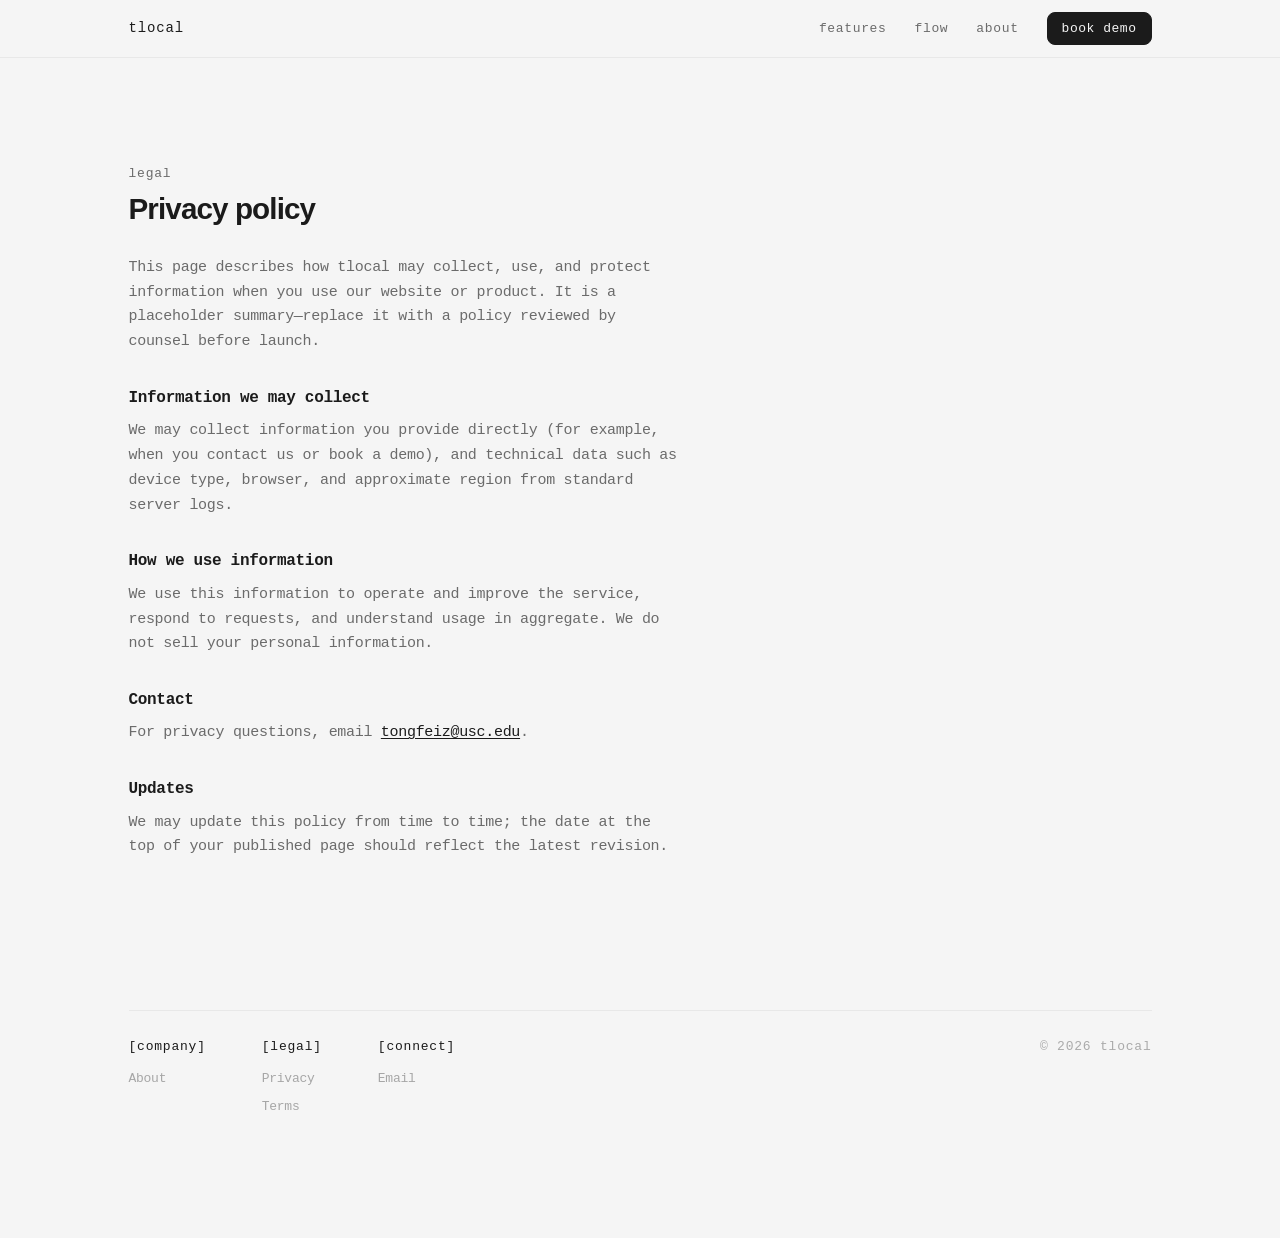
<file: privacy.html>
<!DOCTYPE html>
<html lang="en">
  <head>
    <meta charset="UTF-8" />
    <meta name="viewport" content="width=device-width, initial-scale=1" />
    <title>Privacy — tlocal</title>
    <link rel="icon" href="assets/logosvg.svg" type="image/svg+xml" />
    <link rel="stylesheet" href="css/site.css" />
  </head>
  <body>
    <header class="site-header">
      <div class="site-header-shell">
        <div class="site-header-inner">
          <a class="site-logo" href="index.html">tlocal</a>
          <nav class="site-nav" aria-label="Primary">
            <a href="index.html#features-heading">features</a>
            <a href="index.html#workflow-heading">flow</a>
            <a href="about.html">about</a>
            <a
              class="btn mono-thin"
              href="https://calendly.com/tongfeiz-usc/30min"
              target="_blank"
              rel="noopener noreferrer"
              >book demo</a
            >
          </nav>
        </div>
      </div>
    </header>
    <div class="shell">
      <main class="landing-column">
        <article class="simple-page__article simple-page" aria-labelledby="privacy-heading">
          <p class="section-eyebrow mono-thin">legal</p>
          <h1 id="privacy-heading" class="simple-page__title">Privacy policy</h1>
          <div class="simple-page__body">
            <p>
              This page describes how tlocal may collect, use, and protect information when you use our website or
              product. It is a placeholder summary—replace it with a policy reviewed by counsel before launch.
            </p>
            <h2>Information we may collect</h2>
            <p>
              We may collect information you provide directly (for example, when you contact us or book a demo),
              and technical data such as device type, browser, and approximate region from standard server logs.
            </p>
            <h2>How we use information</h2>
            <p>
              We use this information to operate and improve the service, respond to requests, and understand usage in
              aggregate. We do not sell your personal information.
            </p>
            <h2>Contact</h2>
            <p>
              For privacy questions, email <a href="mailto:tongfeiz@usc.edu">tongfeiz@usc.edu</a>.
            </p>
            <h2>Updates</h2>
            <p>We may update this policy from time to time; the date at the top of your published page should reflect the latest revision.</p>
          </div>
        </article>

        <footer class="site-footer">
          <div class="site-footer-top">
            <div class="site-footer-grid">
              <div class="site-footer-col">
                <h3 class="site-footer-heading mono-thin">[company]</h3>
                <ul class="site-footer-links">
                  <li><a href="about.html">About</a></li>
                </ul>
              </div>
              <div class="site-footer-col">
                <h3 class="site-footer-heading mono-thin">[legal]</h3>
                <ul class="site-footer-links">
                  <li><a href="privacy.html" aria-current="page">Privacy</a></li>
                  <li><a href="terms.html">Terms</a></li>
                </ul>
              </div>
              <div class="site-footer-col">
                <h3 class="site-footer-heading mono-thin">[connect]</h3>
                <ul class="site-footer-links">
                  <li><a href="mailto:tongfeiz@usc.edu">Email</a></li>
                </ul>
              </div>
            </div>
            <p class="site-footer-copy mono-thin">© <span id="y"></span> tlocal</p>
          </div>
        </footer>
      </main>
    </div>
    <script src="js/page-stagger.js" defer></script>
    <script src="js/lerp-scroll.js" defer></script>
    <script>
      document.getElementById('y').textContent = String(new Date().getFullYear());
    </script>
  </body>
</html>
</file>
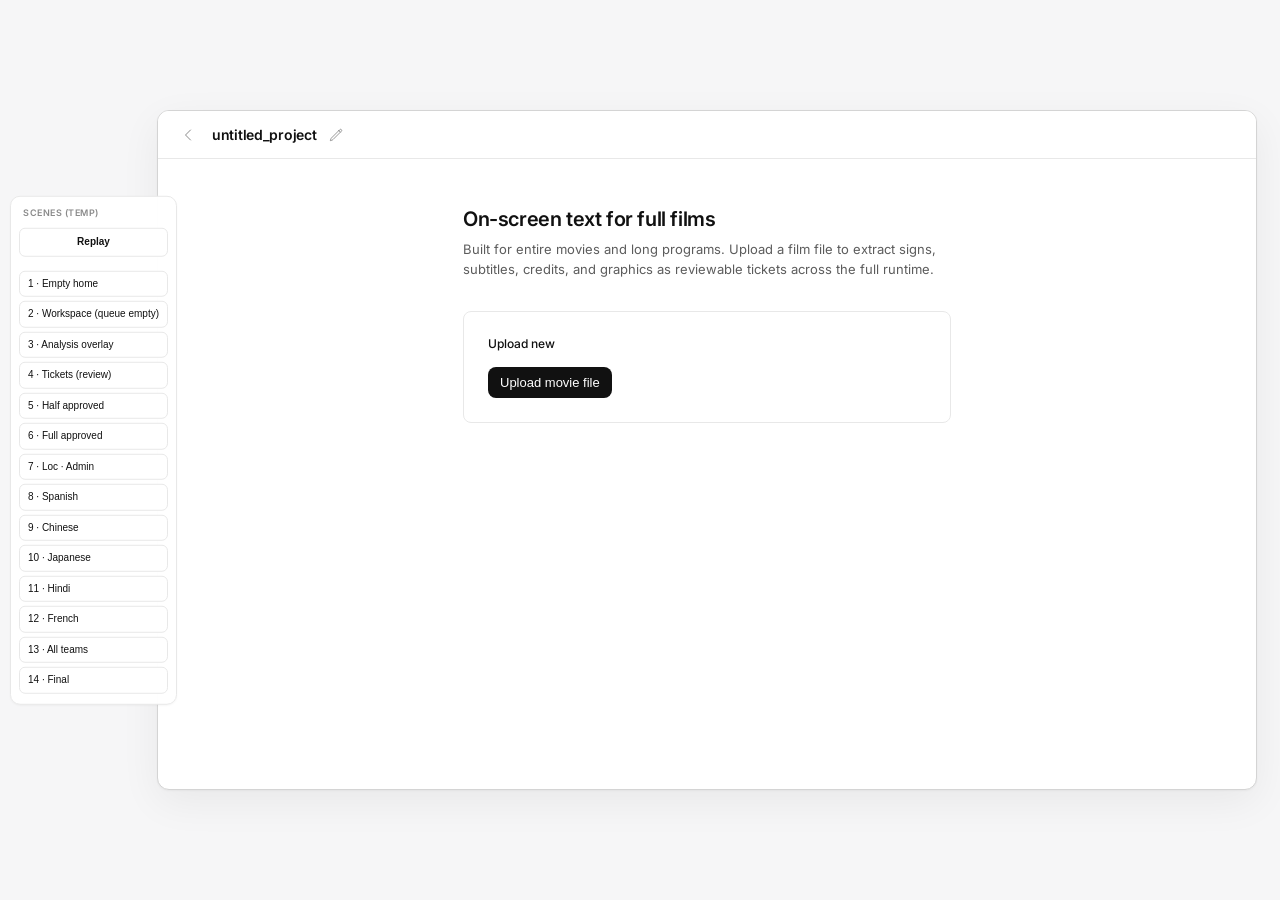
<file: product-demo-animation.html>
<!DOCTYPE html>
<html lang="en">
<head>
  <meta charset="UTF-8" />
  <meta name="viewport" content="width=device-width, initial-scale=1" />
  <title>TLocal — product walkthrough (demo animation)</title>
  <link rel="preconnect" href="https://fonts.googleapis.com" />
  <link rel="preconnect" href="https://fonts.gstatic.com" crossorigin />
  <link href="https://fonts.googleapis.com/css2?family=Inter:wght@400;500;600&display=swap" rel="stylesheet" />
  <style>
    :root {
      --bg: #f6f6f7;
      --bg-subtle: #fafafa;
      --surface: #ffffff;
      --surface-muted: #f3f3f4;
      --surface-hover: #ececed;
      --text-primary: #111111;
      --text-secondary: #5c5c5c;
      --text-muted: #8a8a8a;
      --border: #e8e8e8;
      --border-strong: #d4d4d4;
      --accent: #111111;
      --accent-muted: rgba(17, 17, 17, 0.06);
      --demo-approved-green: rgb(16, 185, 129);
      --shadow-soft: 0 1px 2px rgba(0, 0, 0, 0.04);
      --font-sans: 'Inter', ui-sans-serif, system-ui, sans-serif;
      --font-mono: ui-monospace, monospace;
    }

    * {
      box-sizing: border-box;
    }

    body {
      margin: 0;
      min-height: 100svh;
      font-family: var(--font-sans);
      background: var(--bg);
      color: var(--text-primary);
      -webkit-font-smoothing: antialiased;
    }

    /* Centered demo frame — animation stays inside */
    .page-demo {
      min-height: 100svh;
      display: flex;
      align-items: center;
      justify-content: center;
      padding: max(16px, 2vmin);
      padding-left: max(16px, 2vmin);
      box-sizing: border-box;
    }

    @media (min-width: 901px) {
      .page-demo {
        padding-left: 152px;
      }
    }

    /* Temporary scene scrubber — outside the demo frame */
    .scene-scrubber {
      position: fixed;
      left: 10px;
      top: 50%;
      transform: translateY(-50%);
      z-index: 1000;
      display: flex;
      flex-direction: column;
      gap: 4px;
      max-height: min(92vh, 640px);
      overflow-y: auto;
      padding: 10px 8px;
      border-radius: 10px;
      border: 1px solid var(--border);
      background: rgba(255, 255, 255, 0.96);
      box-shadow: var(--shadow-soft);
      font-size: 10px;
    }

    .dark .scene-scrubber {
      background: rgba(26, 26, 28, 0.96);
    }

    .scene-scrubber .scrub-title {
      font-size: 9px;
      font-weight: 600;
      text-transform: uppercase;
      letter-spacing: 0.06em;
      color: var(--text-muted);
      margin-bottom: 6px;
      padding: 0 4px;
    }

    .scene-scrubber .scrub-replay {
      margin-bottom: 10px;
      width: 100%;
      text-align: center;
      padding: 7px 8px;
      border: 1px solid var(--border);
      border-radius: 6px;
      background: var(--surface);
      color: var(--text-primary);
      font-size: 10px;
      font-weight: 600;
      cursor: pointer;
    }

    .scene-scrubber .scrub-replay:hover {
      background: var(--surface-hover);
    }

    .scene-scrubber button {
      display: block;
      width: 100%;
      text-align: left;
      padding: 6px 8px;
      border: 1px solid var(--border);
      border-radius: 6px;
      background: var(--surface);
      color: var(--text-primary);
      font-size: 10px;
      line-height: 1.25;
      cursor: pointer;
      white-space: nowrap;
    }

    .scene-scrubber button:hover {
      background: var(--surface-hover);
    }

    .scene-scrubber button.active {
      border-color: var(--accent);
      background: var(--accent-muted);
      font-weight: 600;
    }

    @media (max-width: 900px) {
      .scene-scrubber {
        position: fixed;
        left: auto;
        right: 6px;
        top: auto;
        bottom: 6px;
        transform: none;
        max-height: 40vh;
        max-width: 44vw;
      }
    }

    /* Clips scaled content; border/shadow live here so zoom stays inside the frame */
    .demo-zoom-viewport {
      position: relative;
      width: min(1100px, 100%);
      height: min(680px, calc(100svh - 32px));
      max-height: 88vh;
      border: 1px solid var(--border-strong);
      border-radius: 12px;
      background: var(--surface);
      box-shadow: var(--shadow-soft), 0 12px 40px rgba(0, 0, 0, 0.06);
      overflow: hidden;
    }

    .demo-zoom-stage {
      width: 100%;
      height: 100%;
      transform: scale(var(--zoom-scale, 1));
      transform-origin: var(--zoom-ox, 50%) var(--zoom-oy, 50%);
      transition: transform 1s cubic-bezier(0.33, 1, 0.53, 1);
      will-change: transform;
    }

    .demo-zoom-stage.demo-zoom-no-transition {
      transition: none !important;
    }

    .demo-frame {
      position: relative;
      width: 100%;
      height: 100%;
      border: none;
      border-radius: 0;
      background: transparent;
      box-shadow: none;
      overflow: hidden;
      display: flex;
      flex-direction: column;
    }

    .mono {
      font-family: var(--font-mono);
      font-size: 11px;
    }

    .app {
      display: flex;
      flex: 1;
      min-height: 0;
      overflow: hidden;
      flex-direction: column;
    }

    .btn-primary {
      border: 0;
      border-radius: 8px;
      background: var(--accent);
      color: #fff;
      font-size: 13px;
      font-weight: 500;
      padding: 8px 12px;
      cursor: default;
      transition: opacity 0.2s ease, transform 0.2s ease;
    }

    /* Main — matches App shell without sidebar */
    .main {
      flex: 1;
      min-width: 0;
      display: flex;
      flex-direction: column;
      min-height: 0;
    }

    .header {
      flex-shrink: 0;
      display: flex;
      align-items: center;
      gap: 10px;
      height: 48px;
      padding: 0 12px 0 16px;
      border-bottom: 1px solid var(--border);
      background: var(--surface);
    }

    .header-back {
      flex-shrink: 0;
      display: flex;
      align-items: center;
      justify-content: center;
      width: 28px;
      height: 28px;
      padding: 0;
      border: 0;
      border-radius: 6px;
      background: transparent;
      color: var(--text-muted);
      cursor: default;
    }

    .header-back svg {
      width: 16px;
      height: 16px;
    }

    .header-title-wrap {
      flex: 1;
      min-width: 0;
      display: flex;
      align-items: center;
      gap: 6px;
    }

    .header h1 {
      margin: 0;
      font-size: 14px;
      font-weight: 600;
      letter-spacing: -0.02em;
      overflow: hidden;
      text-overflow: ellipsis;
      white-space: nowrap;
    }

    .header-rename {
      flex-shrink: 0;
      display: flex;
      align-items: center;
      justify-content: center;
      width: 26px;
      height: 26px;
      padding: 0;
      border: 0;
      border-radius: 6px;
      background: transparent;
      color: var(--text-muted);
      cursor: default;
    }

    .header-rename svg {
      width: 14px;
      height: 14px;
    }

    .btn-ghost {
      border: 1px solid var(--border);
      background: var(--surface);
      border-radius: 6px;
      padding: 6px 10px;
      font-size: 12px;
      color: var(--text-primary);
      cursor: pointer;
    }

    .btn-ghost:hover {
      background: var(--surface-hover);
    }

    .body-scroll {
      flex: 1;
      min-height: 0;
      overflow: hidden;
      position: relative;
      display: flex;
      flex-direction: column;
    }

    .scene-stack {
      flex: 1;
      min-height: 0;
      position: relative;
      overflow: hidden;
    }

    .scene {
      position: absolute;
      inset: 0;
      overflow: auto;
      opacity: 0;
      visibility: hidden;
      transition:
        opacity 0.5s cubic-bezier(0.33, 1, 0.68, 1),
        transform 0.5s cubic-bezier(0.33, 1, 0.68, 1),
        visibility 0.5s;
      transform: translateY(10px);
      pointer-events: none;
    }

    .scene.active {
      opacity: 1;
      visibility: visible;
      transform: translateY(0);
      pointer-events: auto;
      z-index: 2;
    }

    #scene-empty {
      display: flex;
      align-items: flex-start;
      justify-content: center;
    }

    #scene-empty.active {
      display: flex;
    }

    /* Empty state */
    .empty-wrap {
      max-width: 520px;
      margin: 0 auto;
      padding: 48px 16px;
    }

    .empty-wrap h2 {
      margin: 0 0 8px;
      font-size: 20px;
      font-weight: 600;
      letter-spacing: -0.02em;
    }

    .empty-wrap p {
      margin: 0 0 32px;
      font-size: 13px;
      line-height: 1.55;
      color: var(--text-secondary);
    }

    .card {
      border: 1px solid var(--border);
      border-radius: 8px;
      background: var(--surface);
      padding: 24px;
    }

    .card h3 {
      margin: 0 0 16px;
      font-size: 12px;
      font-weight: 500;
      color: var(--text-primary);
    }

    /* Workspace split — flex only when .scene.active */
    .workspace {
      flex-direction: column;
      gap: 16px;
      padding: 12px 16px 16px;
    }

    .scene.workspace.active {
      display: flex;
    }

    @media (min-width: 900px) {
      .workspace {
        flex-direction: row;
        align-items: stretch;
      }
      .col-video {
        width: 38%;
        max-width: 420px;
        flex-shrink: 0;
      }
    }

    .col-video {
      display: flex;
      flex-direction: column;
      gap: 10px;
    }

    .video-shell {
      position: relative;
      aspect-ratio: 16 / 9;
      border-radius: 8px;
      border: 1px solid var(--border);
      background: #0f0f10;
      overflow: hidden;
    }

    .demo-video-el {
      position: absolute;
      inset: 0;
      width: 100%;
      height: 100%;
      object-fit: cover;
      display: block;
    }

    .demo-video-el.hidden {
      display: none;
    }

    #demo-canvas-fallback {
      position: absolute;
      inset: 0;
      width: 100%;
      height: 100%;
      object-fit: cover;
      display: none;
    }

    #demo-canvas-fallback.visible {
      display: block;
    }

    .video-filmstrip {
      position: absolute;
      inset: 0;
      opacity: 0.35;
      background: repeating-linear-gradient(
        90deg,
        transparent 0,
        transparent 18px,
        rgba(255, 255, 255, 0.04) 18px,
        rgba(255, 255, 255, 0.04) 19px
      );
    }

    .video-label {
      position: absolute;
      bottom: 8px;
      left: 8px;
      right: 8px;
      font-size: 11px;
      color: rgba(255, 255, 255, 0.75);
      text-shadow: 0 1px 2px rgba(0, 0, 0, 0.6);
    }

    .analysis-overlay {
      position: absolute;
      inset: -1px;
      background:
        radial-gradient(ellipse 120% 90% at 50% 45%, rgba(10, 10, 12, 0.72) 0%, rgba(0, 0, 0, 0.88) 62%, rgba(0, 0, 0, 0.92) 100%),
        rgba(4, 4, 6, 0.9);
      display: none;
      flex-direction: column;
      align-items: center;
      justify-content: center;
      padding: 20px;
      text-align: center;
      box-shadow: inset 0 0 100px rgba(0, 0, 0, 0.55);
    }

    .analysis-overlay.visible {
      display: flex;
    }

    .analysis-overlay p.status {
      margin: 0 0 12px;
      font-size: 12px;
      color: rgba(255, 255, 255, 0.92);
    }

    .progress-track {
      width: 100%;
      max-width: 240px;
      height: 4px;
      border-radius: 999px;
      background: rgba(255, 255, 255, 0.12);
      overflow: hidden;
    }

    .progress-fill {
      height: 100%;
      width: 0%;
      border-radius: 999px;
      background: #fff;
      transition: width 0.07s ease-out;
    }

    .analysis-meta {
      margin-top: 10px;
      font-size: 11px;
      color: rgba(255, 255, 255, 0.55);
    }

    .mini-tickets {
      border: 1px solid var(--border);
      border-radius: 8px;
      background: var(--surface);
      flex: 1;
      min-height: 140px;
      display: flex;
      flex-direction: column;
      overflow: hidden;
    }

    /* Timeline (confidence-colored segments) — under video, matches app logic */
    .demo-timeline {
      border: 1px solid var(--border);
      border-radius: 8px;
      background: var(--surface);
      padding: 8px 10px 10px;
      flex-shrink: 0;
    }

    .demo-timeline-head {
      display: flex;
      align-items: center;
      justify-content: space-between;
      margin-bottom: 6px;
      font-size: 11px;
      color: var(--text-muted);
    }

    .demo-timeline-head strong {
      font-weight: 600;
      color: var(--text-secondary);
    }

    .demo-timeline-track {
      position: relative;
      height: 32px;
      border-radius: 6px;
      background: var(--surface-muted);
      overflow: hidden;
    }

    .demo-timeline-segments {
      position: absolute;
      inset: 0;
      pointer-events: none;
    }

    .demo-timeline-seg {
      position: absolute;
      top: 3px;
      bottom: 3px;
      border-radius: 4px;
      min-width: 10px;
      pointer-events: auto;
      cursor: default;
      border: 0;
      padding: 0;
      transition:
        background 0.15s ease,
        box-shadow 0.15s ease;
    }

    .demo-timeline-seg.tier-high {
      background: rgba(16, 185, 129, 0.42);
      box-shadow: inset 0 0 0 1px rgba(16, 185, 129, 0.35);
    }

    .demo-timeline-seg.tier-mid {
      background: rgba(245, 158, 11, 0.48);
      box-shadow: inset 0 0 0 1px rgba(245, 158, 11, 0.35);
    }

    .demo-timeline-seg.tier-low {
      background: rgba(239, 68, 68, 0.42);
      box-shadow: inset 0 0 0 1px rgba(239, 68, 68, 0.3);
    }

    .demo-timeline-playhead {
      position: absolute;
      top: 0;
      bottom: 0;
      width: 2px;
      margin-left: -1px;
      background: var(--text-primary);
      opacity: 0.85;
      pointer-events: none;
      z-index: 2;
    }

    .demo-timeline-legend {
      display: flex;
      flex-wrap: wrap;
      gap: 10px 14px;
      margin-top: 6px;
      font-size: 10px;
      color: var(--text-muted);
    }

    .demo-timeline-legend span {
      display: inline-flex;
      align-items: center;
      gap: 5px;
    }

    .demo-timeline-legend i {
      width: 8px;
      height: 8px;
      border-radius: 2px;
      flex-shrink: 0;
    }

    .demo-timeline-legend i.lg {
      background: rgba(16, 185, 129, 0.55);
    }

    .demo-timeline-legend i.md {
      background: rgba(245, 158, 11, 0.55);
    }

    .demo-timeline-legend i.lr {
      background: rgba(239, 68, 68, 0.55);
    }

    .mini-tickets .mt-head {
      font-size: 10px;
      font-weight: 600;
      text-transform: uppercase;
      letter-spacing: 0.06em;
      color: var(--text-muted);
      padding: 8px 12px;
      border-bottom: 1px solid var(--border);
    }

    .mini-tickets ul {
      list-style: none;
      margin: 0;
      padding: 0;
      overflow-y: auto;
      font-size: 11px;
    }

    .mini-tickets li {
      border-bottom: 1px solid var(--border);
    }

    .mini-tickets li:last-child {
      border-bottom: 0;
    }

    .mini-tickets button {
      width: 100%;
      border: 0;
      background: transparent;
      text-align: left;
      padding: 8px 12px;
      display: flex;
      gap: 8px;
      align-items: baseline;
      cursor: default;
      font: inherit;
      color: var(--text-primary);
    }

    .mini-tickets li.sel button {
      background: var(--accent-muted);
    }

    .col-table {
      flex: 1;
      min-width: 0;
      display: flex;
      flex-direction: column;
      min-height: 280px;
    }

    .ticket-panel {
      flex: 1;
      min-height: 0;
      display: flex;
      flex-direction: column;
      border: 1px solid var(--border);
      border-radius: 8px;
      background: var(--surface);
      overflow: hidden;
    }

    .table-wrap {
      overflow: auto;
      flex: 1;
      min-height: 0;
    }

    table.demo-table {
      width: 100%;
      border-collapse: collapse;
      font-size: 12px;
    }

    table.demo-table th {
      text-align: left;
      padding: 10px 12px;
      border-bottom: 1px solid var(--border);
      background: var(--surface-muted);
      font-size: 11px;
      font-weight: 500;
      text-transform: uppercase;
      letter-spacing: 0.04em;
      color: var(--text-muted);
      white-space: nowrap;
    }

    table.demo-table td {
      padding: 10px 12px;
      border-bottom: 1px solid var(--border);
      vertical-align: middle;
    }

    table.demo-table tr:last-child td {
      border-bottom: 0;
    }

    table.demo-table tr.row-sel td {
      background: var(--accent-muted);
    }

    .pill {
      display: inline-block;
      padding: 2px 8px;
      border-radius: 999px;
      font-size: 10px;
      font-weight: 500;
      background: var(--surface-muted);
      color: var(--text-secondary);
    }

    .approve-cell {
      display: flex;
      align-items: center;
      gap: 8px;
    }

    .chk {
      width: 18px;
      height: 18px;
      border-radius: 4px;
      border: 1px solid var(--border-strong);
      background: var(--surface);
      display: flex;
      align-items: center;
      justify-content: center;
      font-size: 12px;
      transition: background 0.2s ease, border-color 0.2s ease, transform 0.25s cubic-bezier(0.34, 1.56, 0.64, 1);
    }

    .chk.on {
      background: var(--accent);
      border-color: var(--accent);
      color: #fff;
      transform: scale(1.05);
    }

    .ticket-toolbar-head {
      display: flex;
      flex-wrap: wrap;
      align-items: flex-end;
      justify-content: space-between;
      gap: 12px;
      padding: 12px 16px;
      border-bottom: 1px solid var(--border);
    }

    .ticket-toolbar-head h2 {
      margin: 0;
      font-size: 13px;
      font-weight: 600;
      color: var(--text-primary);
    }

    .ticket-toolbar-head .sub {
      margin: 4px 0 0;
      font-size: 12px;
      color: var(--text-muted);
    }

    .ticket-toolbar-actions {
      display: flex;
      flex-wrap: wrap;
      align-items: center;
      gap: 8px;
    }

    .ticket-toolbar-actions .sep {
      width: 1px;
      height: 22px;
      background: var(--border);
      margin: 0 2px;
    }

    .btn-ticket {
      border: 1px solid var(--border);
      background: var(--surface);
      border-radius: 6px;
      padding: 6px 10px;
      font-size: 12px;
      font-weight: 500;
      color: var(--text-primary);
      cursor: default;
      display: inline-flex;
      align-items: center;
      gap: 4px;
    }

    .btn-ticket:disabled {
      opacity: 0.4;
      cursor: not-allowed;
    }

    .toolbar {
      display: flex;
      flex-wrap: wrap;
      align-items: center;
      gap: 8px;
      padding: 10px 12px;
      border-bottom: 1px solid var(--border);
      background: var(--surface);
    }

    .toolbar .spacer {
      flex: 1;
    }

    #btn-continue.continue-off {
      opacity: 0.38;
      pointer-events: none;
      cursor: default;
      transition: opacity 0.35s ease;
    }

    #btn-continue:not(.continue-off) {
      transition: opacity 0.35s ease, transform 0.2s ease;
    }

    .placeholder-panel {
      flex: 1;
      display: flex;
      align-items: center;
      justify-content: center;
      padding: 32px 24px;
      text-align: center;
      min-height: 200px;
    }

    .placeholder-panel-stack {
      display: flex;
      flex-direction: column;
      align-items: center;
      justify-content: center;
      max-width: 100%;
      width: 100%;
      text-align: center;
    }

    .placeholder-ascii-wrap {
      display: flex;
      justify-content: center;
      align-items: flex-start;
      width: 100%;
      margin: 0 0 34px;
    }

    .placeholder-ascii-viewport {
      display: flex;
      justify-content: center;
      align-items: flex-start;
      overflow: hidden;
      margin: 0 auto;
      max-width: 100%;
    }

    .placeholder-ascii-cube {
      margin: 0;
      padding: 0;
      border: 0;
      background: transparent;
      font-family: ui-monospace, "Courier New", Courier, monospace;
      font-size: 6px;
      font-weight: bold;
      line-height: 1.05;
      white-space: pre;
      color: var(--text-secondary);
      opacity: 0.92;
      pointer-events: none;
      user-select: none;
      flex-shrink: 0;
      transform: scale(var(--ascii-scale, 1));
      transform-origin: top center;
    }

    @media (max-width: 760px) {
      .placeholder-ascii-wrap {
        display: none !important;
      }
    }

    .ticket-panel > .placeholder-panel {
      margin: 0 16px 16px;
      border: 1px dashed var(--border);
      border-radius: 8px;
      background: var(--bg-subtle);
    }

    .placeholder-panel p {
      margin: 0;
      font-size: 13px;
      font-weight: 500;
      color: var(--text-primary);
    }

    .placeholder-panel .sub {
      margin-top: 6px;
      font-size: 12px;
      color: var(--text-muted);
      font-weight: 400;
    }

    /* Localization */
    .loc-bar {
      display: flex;
      flex-wrap: wrap;
      align-items: flex-start;
      justify-content: space-between;
      gap: 12px;
      padding: 12px 16px;
      border: 1px solid var(--border);
      border-radius: 8px;
      background: var(--surface);
      margin-bottom: 12px;
    }

    .loc-bar h2 {
      margin: 0;
      font-size: 13px;
      font-weight: 600;
    }

    .loc-bar .hint {
      margin: 4px 0 0;
      font-size: 12px;
      color: var(--text-muted);
    }

    .tabs {
      display: flex;
      flex-wrap: wrap;
      gap: 4px;
      padding: 4px;
      border-radius: 8px;
      border: 1px solid var(--border);
      background: var(--bg-subtle);
    }

    .tabs button {
      border: 0;
      background: transparent;
      border-radius: 6px;
      padding: 6px 10px;
      font-size: 11px;
      font-weight: 500;
      color: var(--text-muted);
      cursor: default;
    }

    .tabs button.active {
      background: var(--surface);
      color: var(--text-primary);
      box-shadow: var(--shadow-soft);
    }

    .team-grid {
      display: grid;
      gap: 12px;
      grid-template-columns: repeat(auto-fill, minmax(160px, 1fr));
    }

    .team-card {
      border: 1px solid var(--border);
      border-radius: 8px;
      background: var(--surface);
      padding: 16px;
      box-shadow: var(--shadow-soft);
    }

    .team-card .team-label {
      font-size: 11px;
      font-weight: 600;
      text-transform: uppercase;
      letter-spacing: 0.06em;
      color: var(--text-muted);
    }

    .team-card .team-name {
      margin-top: 4px;
      font-size: 15px;
      font-weight: 600;
    }

    .team-card .stat {
      margin-top: 8px;
      font-size: 12px;
      color: var(--text-secondary);
    }

    .team-card .stat strong {
      font-family: var(--font-mono);
      color: var(--text-primary);
    }

    .bar {
      margin-top: 8px;
      height: 6px;
      border-radius: 999px;
      background: var(--surface-muted);
      overflow: hidden;
    }

    .bar > i {
      display: block;
      height: 100%;
      width: 0%;
      border-radius: 999px;
      background: var(--accent);
      transition: width 0.5s ease;
    }

    .team-grid.is-final-grow .bar > i {
      background: var(--demo-approved-green);
      transition: width 0.58s cubic-bezier(0.33, 1, 0.68, 1);
    }

    .team-card button {
      margin-top: 12px;
      width: 100%;
      border: 1px solid var(--border);
      border-radius: 6px;
      padding: 8px;
      font-size: 12px;
      font-weight: 500;
      background: var(--surface);
      cursor: default;
    }

    .team-card button:hover {
      background: var(--surface-hover);
    }

    .team-table-wrap {
      border: 1px solid var(--border);
      border-radius: 8px;
      background: var(--surface);
      overflow: auto;
      max-height: min(420px, 50vh);
    }

    .team-table-wrap table {
      width: 100%;
      border-collapse: collapse;
      font-size: 11px;
    }

    .team-table-wrap th {
      position: sticky;
      top: 0;
      background: var(--surface-muted);
      border-bottom: 1px solid var(--border);
      padding: 8px 10px;
      text-align: left;
      font-weight: 500;
      text-transform: uppercase;
      letter-spacing: 0.04em;
      color: var(--text-muted);
    }

    .team-table-wrap td {
      padding: 10px;
      border-bottom: 1px solid var(--border);
      vertical-align: top;
    }

    .frame-thumb {
      width: 120px;
      height: 68px;
      border-radius: 4px;
      border: 1px solid var(--border);
      background: #222224;
      position: relative;
      overflow: hidden;
    }

    .frame-thumb img {
      width: 100%;
      height: 100%;
      object-fit: cover;
      display: block;
    }

    .frame-thumb .cap {
      position: absolute;
      inset: 0;
      display: flex;
      align-items: center;
      justify-content: center;
      font-size: 10px;
      font-weight: 600;
      color: rgba(255, 255, 255, 0.9);
      text-align: center;
      padding: 4px;
      pointer-events: none;
    }

    .mock-slot {
      width: 100px;
      height: 56px;
      border-radius: 4px;
      border: 1px dashed var(--border-strong);
      background: var(--surface-muted);
      display: flex;
      align-items: center;
      justify-content: center;
      font-size: 10px;
      color: var(--text-muted);
      overflow: hidden;
    }

    .mock-slot.filled {
      border-style: solid;
      padding: 0;
    }

    .mock-slot img {
      width: 100%;
      height: 100%;
      object-fit: cover;
      display: block;
      border-radius: 3px;
    }

    /* Per-locale mock “screen” background (low saturation — visible frame behind still) */
    .mock-slot.filled[class*='mock-lang-'] {
      padding: 3px;
    }

    .mock-slot.filled.mock-lang-es {
      background: hsl(210, 18%, 86%);
      border-color: hsl(210, 14%, 74%);
    }

    .mock-slot.filled.mock-lang-zh {
      background: hsl(42, 22%, 88%);
      border-color: hsl(42, 18%, 76%);
    }

    .mock-slot.filled.mock-lang-hi {
      background: hsl(155, 16%, 87%);
      border-color: hsl(155, 14%, 74%);
    }

    .mock-slot.filled.mock-lang-ja {
      background: hsl(265, 15%, 88%);
      border-color: hsl(265, 12%, 76%);
    }

    .mock-slot.filled.mock-lang-fr {
      background: hsl(328, 14%, 88%);
      border-color: hsl(328, 12%, 76%);
    }

    .mock-slot.filled[class*='mock-lang-'] img {
      border-radius: 2px;
    }

    .tx-input {
      width: 100%;
      min-width: 120px;
      border: 1px solid var(--border);
      border-radius: 4px;
      padding: 6px 8px;
      font: inherit;
      background: var(--surface);
    }

    .tx-input.filled {
      border-color: var(--border-strong);
    }

    @keyframes fade-rise {
      from {
        opacity: 0;
        transform: translateY(10px);
      }
      to {
        opacity: 1;
        transform: translateY(0);
      }
    }

    .reveal-in {
      animation: fade-rise 0.6s cubic-bezier(0.33, 1, 0.68, 1) forwards;
    }

    .kbd {
      display: inline-block;
      padding: 2px 6px;
      border-radius: 4px;
      border: 1px solid var(--border);
      font-size: 11px;
      font-family: var(--font-mono);
      background: var(--surface);
    }

    .hidden {
      display: none !important;
    }

    .pulse {
      animation: pulse 1.2s ease-in-out infinite;
    }

    @keyframes pulse {
      0%,
      100% {
        opacity: 1;
      }
      50% {
        opacity: 0.55;
      }
    }
  </style>
</head>
<body>
  <aside class="scene-scrubber" id="scene-scrubber" aria-label="Jump to demo scene">
    <div class="scrub-title">Scenes (temp)</div>
    <button type="button" class="scrub-replay" id="btn-replay" aria-label="Replay demo">Replay</button>
  </aside>

  <div class="page-demo">
    <div class="demo-zoom-viewport" id="demo-zoom-viewport">
      <div class="demo-zoom-stage" id="demo-zoom-stage">
    <div class="demo-frame" id="demo-frame">
      <div class="app">
        <div class="main">
          <header class="header">
            <button type="button" class="header-back" id="btn-back" aria-label="Back to home" tabindex="-1">
              <svg fill="none" viewBox="0 0 24 24" stroke="currentColor" aria-hidden="true">
                <path stroke-linecap="round" stroke-linejoin="round" stroke-width="1.5" d="M15.75 19.5 8.25 12l7.5-7.5" />
              </svg>
            </button>
            <div class="header-title-wrap">
              <h1 id="header-title">untitled_project</h1>
              <button type="button" class="header-rename" aria-label="Rename project" tabindex="-1">
                <svg fill="none" viewBox="0 0 24 24" stroke="currentColor" aria-hidden="true">
                  <path stroke-linecap="round" stroke-linejoin="round" stroke-width="1.5" d="m16.862 4.487 1.687-1.688a1.875 1.875 0 1 1 2.652 2.652L6.832 19.82a4.5 4.5 0 0 1-1.897 1.13l-2.685.8.8-2.685a4.5 4.5 0 0 1 1.13-1.897L16.863 4.487Zm0 0L19.5 7.125" />
                </svg>
              </button>
            </div>
          </header>

          <div class="body-scroll">
            <div class="scene-stack">
              <!-- Empty -->
              <section class="scene active" id="scene-empty">
                <div class="empty-wrap">
                  <h2>On-screen text for full films</h2>
                  <p>
                    Built for entire movies and long programs. Upload a film file to extract signs,
                    subtitles, credits, and graphics as reviewable tickets across the full runtime.
                  </p>
                  <div class="card" id="upload-card">
                    <h3>Upload new</h3>
                    <button type="button" class="btn-primary" id="btn-upload">Upload movie file</button>
                  </div>
                </div>
              </section>

              <!-- Workspace: review -->
              <section class="scene workspace" id="scene-workspace">
                <div class="col-video">
                  <div class="video-shell" id="video-shell">
                    <video
                      id="demo-video"
                      class="demo-video-el hidden"
                      muted
                      playsinline
                      loop
                      preload="auto"
                      aria-label="Placeholder programme video"
                    ></video>
                    <canvas id="demo-canvas-fallback" width="640" height="360" aria-hidden="true"></canvas>
                    <div class="video-filmstrip"></div>
                    <div class="video-label" id="video-label">No file loaded</div>
                    <div class="analysis-overlay" id="analysis-overlay">
                      <p class="status" id="analysis-status">Decoding frames…</p>
                      <div class="progress-track">
                        <div class="progress-fill" id="progress-fill"></div>
                      </div>
                      <p class="analysis-meta"><span id="analysis-eta">~12s</span> · full-timeline scan (simulated)</p>
                    </div>
                  </div>

                  <div class="demo-timeline hidden" id="demo-timeline" aria-label="Ticket timeline by time and AI confidence">
                    <div class="demo-timeline-head">
                      <strong>Timeline</strong>
                      <span class="mono" id="demo-timeline-tc">00:00:00:00</span>
                    </div>
                    <div class="demo-timeline-track" id="demo-timeline-track">
                      <div class="demo-timeline-segments" id="demo-timeline-segments"></div>
                      <div class="demo-timeline-playhead" id="demo-timeline-playhead" style="left: 0%"></div>
                    </div>
                    <div class="demo-timeline-legend">
                      <span><i class="lg" aria-hidden="true"></i> High (≥7/10)</span>
                      <span><i class="md" aria-hidden="true"></i> Mid (4–7)</span>
                      <span><i class="lr" aria-hidden="true"></i> Low (&lt;4)</span>
                    </div>
                  </div>

                  <div class="mini-tickets hidden" id="mini-tickets">
                    <div class="mt-head">Tickets</div>
                    <ul id="mini-list"></ul>
                  </div>
                </div>

                <div class="col-table">
                  <div class="ticket-panel" id="ticket-panel">
                    <div class="ticket-toolbar-head">
                      <div>
                        <h2>Translator review queue</h2>
                        <p class="sub" id="queue-count">0 shown · 0 total</p>
                      </div>
                      <div class="ticket-toolbar-actions">
                        <div style="display: flex; gap: 4px; border-right: 1px solid var(--border); padding-right: 8px; margin-right: 4px">
                          <button type="button" class="btn-ticket" disabled title="Undo (⌘Z)">
                            <svg width="14" height="14" fill="none" viewBox="0 0 24 24" stroke="currentColor" aria-hidden="true">
                              <path stroke-linecap="round" stroke-linejoin="round" stroke-width="1.5" d="M9 15 3 9m0 0 6-6M3 9h12a6 6 0 0 1 6 6v0" />
                            </svg>
                            Undo
                          </button>
                          <button type="button" class="btn-ticket" disabled title="Redo (⌘⇧Z)">
                            <svg width="14" height="14" fill="none" viewBox="0 0 24 24" stroke="currentColor" aria-hidden="true">
                              <path stroke-linecap="round" stroke-linejoin="round" stroke-width="1.5" d="m15 15 6-6m0 0-6-6m6 6H9a6 6 0 0 0-6 6v0" />
                            </svg>
                            Redo
                          </button>
                        </div>
                        <button type="button" class="btn-ticket">Add ticket</button>
                        <button type="button" class="btn-primary continue-off" id="btn-continue" style="padding: 6px 12px; font-size: 12px">
                          Continue to next step
                        </button>
                        <button type="button" class="btn-ticket">Export ▾</button>
                      </div>
                    </div>
                    <div class="placeholder-panel" id="table-placeholder">
                      <div class="placeholder-panel-stack">
                        <div class="placeholder-ascii-wrap hidden" id="ph-ascii-wrap" aria-hidden="true">
                          <div class="placeholder-ascii-viewport" id="ph-ascii-viewport">
                            <pre class="placeholder-ascii-cube" id="analysis-ascii-cube"></pre>
                          </div>
                        </div>
                        <p id="ph-title">Tickets will appear here</p>
                        <p class="sub" id="ph-sub">Run analysis to extract on-screen text for the full film.</p>
                      </div>
                    </div>
                    <div class="table-wrap hidden" id="table-wrap">
                      <table class="demo-table">
                        <thead>
                          <tr>
                            <th>#</th>
                            <th>In</th>
                            <th>Out</th>
                            <th>Detected text</th>
                            <th>Type</th>
                            <th>Approved</th>
                          </tr>
                        </thead>
                        <tbody id="ticket-rows"></tbody>
                      </table>
                    </div>
                  </div>
                </div>
              </section>

              <!-- Localization -->
              <section class="scene" id="scene-localization" style="padding: 10px 14px 14px">
                <div class="loc-bar" id="loc-bar">
                  <div>
                    <button type="button" class="btn-ghost" style="margin-bottom: 8px" id="btn-loc-back" tabindex="-1">
                      ← Back to review
                    </button>
                    <h2>Localization step</h2>
                    <p class="hint">Demo: switch perspectives as if you signed in as admin or a language team.</p>
                  </div>
                  <div>
                    <span style="font-size: 10px; font-weight: 600; text-transform: uppercase; letter-spacing: 0.06em; color: var(--text-muted); display: block; margin-bottom: 4px">View as</span>
                    <div class="tabs" id="perspective-tabs"></div>
                  </div>
                </div>

                <div id="loc-admin">
                  <div class="team-grid" id="team-grid"></div>
                  <p style="margin-top: 16px; font-size: 12px; font-weight: 500; color: var(--text-primary)">
                    Per-string status (approved tickets only)
                  </p>
                  <p style="margin-top: 6px; font-size: 12px; color: var(--text-muted)">
                    Each team translates strings and attaches a mock still. Progress fills as teams confirm.
                  </p>
                </div>

                <div id="loc-team" class="hidden">
                  <div style="border: 1px solid var(--border); border-radius: 8px; background: var(--surface); padding: 12px 16px; margin-bottom: 10px">
                    <h2 style="margin: 0; font-size: 13px; font-weight: 600" id="team-heading">Spanish localization</h2>
                    <p style="margin: 6px 0 0; font-size: 12px; color: var(--text-muted)">
                      Use context from the frame, enter a translation, add a mock image, then confirm.
                    </p>
                  </div>
                  <div class="team-table-wrap" id="team-workspace-scroll">
                    <table>
                      <thead>
                        <tr>
                          <th>#</th>
                          <th>Frame</th>
                          <th>Detected</th>
                          <th>Translation</th>
                          <th>Mock</th>
                          <th>Confirm</th>
                        </tr>
                      </thead>
                      <tbody id="team-rows"></tbody>
                    </table>
                  </div>
                </div>
              </section>
            </div>
          </div>
        </div>
      </div>
    </div>
      </div>
    </div>
  </div>

  <script>
    (function () {
      /** confidence: model score 0–1 → 1–10 score; tier: high ≥7, mid ≥4, low <4 */
      const TICKETS = [
        { id: 't1', text: 'Please silence phones', inSec: 45, outSec: 120, type: 'subtitle', confidence: 0.92 },
        { id: 't2', text: 'WELCOME TO THE SHOW', inSec: 72, outSec: 180, type: 'subtitle', confidence: 0.88 },
        { id: 't3', text: 'NOW SHOWING', inSec: 200, outSec: 360, type: 'poster', confidence: 0.62 },
        { id: 't4', text: 'EXIT', inSec: 5024, outSec: 5160, type: 'sign', confidence: 0.55 },
        { id: 't5', text: 'Do not enter', inSec: 7500, outSec: 7680, type: 'label', confidence: 0.35 },
        { id: 't6', text: 'Emergency exit →', inSec: 8800, outSec: 8920, type: 'label', confidence: 0.78 },
        { id: 't7', text: '15 MINUTES LATER', inSec: 9000, outSec: 9180, type: 'graphic', confidence: 0.41 },
        { id: 't8', text: 'CLOSED', inSec: 12000, outSec: 12120, type: 'sign', confidence: 0.84 },
      ]

      const LANGS = [
        { code: 'es', label: 'Spanish' },
        { code: 'zh', label: 'Chinese' },
        { code: 'ja', label: 'Japanese' },
        { code: 'hi', label: 'Hindi' },
        { code: 'fr', label: 'French' },
      ]

      const TRANSLATIONS = {
        es: [
          'Silencien sus teléfonos',
          'Bienvenidos al espectáculo',
          'EN CARTELERA',
          'Salida',
          'No pasar',
          'Salida de emergencia →',
          '15 MINUTOS DESPUÉS',
          'CERRADO',
        ],
        zh: ['请关闭手机或调至静音', '欢迎观看演出', '现正放映', '出口', '请勿进入', '紧急出口 →', '15 分钟后', '已关闭'],
        ja: [
          '携帯電話はマナーモードに',
          'ショーへようこそ',
          '上映中',
          '出口',
          '立入禁止',
          '非常口 →',
          '15分後',
          '閉店',
        ],
        hi: [
          'कृपया फ़ोन बंद रखें',
          'शो में आपका स्वागत है',
          'अब प्रदर्शित',
          'बाहर निकलें',
          'प्रवेश निषेध',
          'आपातकालीन निकास →',
          '15 मिनट बाद',
          'बंद',
        ],
        fr: [
          'Veuillez éteindre les téléphones',
          'Bienvenue au spectacle',
          'À l’affiche',
          'Sortie',
          'Entrée interdite',
          'Sortie de secours →',
          '15 MINUTES PLUS TARD',
          'FERMÉ',
        ],
      }

      /** One JPEG data URL per ticket, captured from the placeholder video (or canvas). */
      const VIDEO_FRAMES = new Array(8).fill(
        '[data-uri]',
      )

      let demoVideoBlobUrl = null
      let canvasAnimId = null

      const SCENE_LABELS = [
        '1 · Empty home',
        '2 · Workspace (queue empty)',
        '3 · Analysis overlay',
        '4 · Tickets (review)',
        '5 · Half approved',
        '6 · Full approved',
        '7 · Loc · Admin',
        '8 · Spanish',
        '9 · Chinese',
        '10 · Japanese',
        '11 · Hindi',
        '12 · French',
        '13 · All teams',
        '14 · Final',
      ]

      const ANALYSIS_MESSAGES = [
        'Decoding frames…',
        'Running OCR on key regions…',
        'Tracking text across time…',
        'Building translator tickets…',
      ]

      const REVIEW_SEQ_SCALE = 1.4
      const TICKET_REVIEW_DURATION_BOOST = 2
      const APPROVE_STAGGER_MS = Math.round(72 * REVIEW_SEQ_SCALE * TICKET_REVIEW_DURATION_BOOST)
      /** After ticket UI is visible, pause before first approve tick (stagger). */
      const TICKETS_REVEAL_PAUSE_MS = Math.round(480 * REVIEW_SEQ_SCALE * TICKET_REVIEW_DURATION_BOOST)
      const POST_APPROVE_PAUSE_MS = Math.round(650 * REVIEW_SEQ_SCALE * TICKET_REVIEW_DURATION_BOOST)
      const ANALYSIS_DURATION_MS = 1900
      /** Auto demo: pause after each locale workspace before the next (descending). */
      const LOC_GAP_AFTER_LANG_MS = [640, 580, 520, 460, 400]
      /** Loc admin beat before Spanish (longer hold). */
      const ADMIN_LOC_HOLD_MS = 1520
      const TEAM_FINAL_STAGGER_MS = 28
      /** Grid grow + bars fill; pause before card outlines. */
      const TEAM_FINAL_ANIM_HOLD_MS = 4 * TEAM_FINAL_STAGGER_MS + 800
      /** Slower ease-out from locale corner zoom → full frame (visual only; can exceed hold). */
      const FINAL_SCENE_ZOOM_OUT_MS = 3400
      const FINAL_SCENE_ZOOM_OUT_EASE = 'cubic-bezier(0.18, 0.7, 0.25, 1)'
      /** Extra linger on the last frame after card outlines (end of demo). */
      const FINAL_SCENE_TAIL_MS = 2400

      /** Auto demo: ES two-phase row; each next language uses a shorter per-row pause. */
      const LOC_DEMO_SPECS = [
        { code: 'es', label: 'Spanish localization', kind: 'two', p1: 74, p2: 46 },
        { code: 'zh', label: 'Chinese localization', kind: 'one', row: 56 },
        { code: 'ja', label: 'Japanese localization', kind: 'one', row: 42 },
        { code: 'hi', label: 'Hindi localization', kind: 'one', row: 32 },
        { code: 'fr', label: 'French localization', kind: 'one', row: 22 },
      ]

      function analysisBarDisplayRatio(linearT) {
        const u = Math.min(1, Math.max(0, linearT))
        return (1 - Math.exp(-4.25 * u)) * 0.965
      }

      /* ASCII tlocal cube (from tlocal cube interactive.html) — TLOCAL wireframe, no pointer/hover. */
      const TLOCAL_ASCII_PATTERN = `
    
    
                                  @@@@@@                                  
                               @@@@@@@@@@@@                               
                           @@@@@@@    @@@@@@@@                            
                         @@@@@@    @@@@@@@@@@@@@@                         
                     @@@@@@@@@  @@@@@@         @@@@@@                     
                  @@@@@@  @@@@@@@@@               @@@@@@                  
               @@@@@      @@@@@                      @@@@@@               
           @@@@@@     @@@@@@                            @@@@@@            
        @@@@@@@@@@@@@@@@@                                  @@@@@@         
     @@@@@@    @@@@@@@                                        @@@@@@@     
  @@@@@@     @@@@@@                                          @@@@@@@@@@@  
@@@@@@    @@@@@                                           @@@@@      @@@@@
@@@@@@@@@@@@                                          @@@@@@@    @@@@@@@@@
@@@@@@@@@@@@                                       @@@@@@@@    @@@@@@@@@@@
@@  @@@@@@@@@@@                                 @@@@@@  @@@@@@@@@@@@@@@@@@
@@   @@@@@@@@@@@@@@                          @@@@@@     @@@@@@@@@@@@@@@@@@
@@   @@@   @@@@@@@@@@                     @@@@@@     @@@@@@@@@@@@@@@@@@@@@
@@   @@@      @@@@@@@@@@@             @@@@@@@@@@@@@@@@@@@@@@@@@@@@@@@@@@@@
@@@  @@@         @@@@@@@@@@@       @@@@@@@   @@@@@@@@@@@@@@@@@@@@@@@@@@@@@
@@@@@@@@             @@@@@@@@@@@@@@@@@     @@@@@@@@@@@@@@@@@@@@@@@@@@@@@@@
@@@@@@@@               @@@@@@@@@@@@     @@@@@@@@@@@@@@@@@@@@@@@@@@@@@@@@@@
@@@ @@@@                   @@@@@@@@@@@@@@@@@@@@@@@@@@@@@@@@@@@@@@@@@@@@@@@
@@  @@@@                    @@@@@@@@@@@@@@@@@@@@@@@@@@@@@@@@@@@@@@@@@@@@@@
@@   @@@                     @@@ @@@@@@@@@@@@@@@@@@@@@@@@@@@@@@@@@@@@@@@@@
@@   @@@                     @@@  @@@@@@@@@@@@@@@@@@@@@@@@@@@@@@@@@@@@@@@@
@@@  @@@                     @@@  @@@@@@@@@@@@@@@@@@@@@@@@@@@@@@@@@@@@@@@@
@@@  @@@                     @@@   @@@@@@@@@@@@@@@@@@@@@@@@@@@@@@@@@@@@@@@
@@@@@@@@                     @@@  @@@@@@@@@@@@@@@@@@@@@@@@@@@@@@@@@@@@@@@@
@@@@@@@@                     @@@@ @@@@@@@@@@@@@@@@@@@@@@@@@@@@@@@@@@@@@@@@
@@  @@@@                     @@@@@@@@@@@@@@@@@@@@@@@@@@@@@@@@@@@@@@@@@@@@@
@@   @@@                     @@@ @@@@@@@@@@@@@@@@@@@@@@@@@@@@@@@@@@@@@@@@@
@@   @@@                     @@@  @@@@@@@@@@@@@@@@@@@@@@@@@@@@@@@@@@@@@@@@
@@   @@@                     @@@  @@@@@@@@@@@@@@@@@@@@@@@@@@@@@@@@@@@@@@@@
@@@  @@@                     @@@  @@@@@@@@@@@@@@@@@@@@@@@@@@@@@@@@@@@@@@@@
@@@@@@@@                     @@@  @@@@@@@@@@@@@@@@@@@@@@@@@@@@@@@@@@@@@@@@
  @@@@@@@                    @@@@ @@@@@@@@@@@@@@@@@@@@@@@@@@@@@@@@@@@@@@  
     @@@@@@@                 @@@@@@@@@@@@@@@@@@@@@@@@@@@@@@@@@@@@@@@@     
         @@@@@@              @@@@@@@@@@@@@@@@@@@@@@@@@@@@@@@@@@@@@        
            @@@@@@           @@@  @@@@@@@@@@@@@@@@@@@@@@@@@@@@@           
               @@@@@@        @@@  @@@@@@@@@@@@@@@@@@@@@@@@@               
                  @@@@@@@    @@@  @@@@@@@@@@@@@@@@@@@@@@                  
                     @@@@@@@@@@@  @@@@@@@@@@@@@@@@@@@                     
                         @@@@@@@  @@@@@@@@@@@@@@@                         
                            @@@@@@@@@@@@@@@@@@@                           
                               @@@@@@@@@@@@                               
                                  @@@@@@                                  `

      const TLOCAL_UPPER = ['T', 'L', 'O', 'C', 'A', 'L']
      const rawAsciiLines = TLOCAL_ASCII_PATTERN.split('\n')
      const isAsciiBlank = (s) => s.length === 0 || /^\s+$/.test(s)
      let _a = 0
      while (_a < rawAsciiLines.length && isAsciiBlank(rawAsciiLines[_a])) _a++
      let _b = rawAsciiLines.length
      while (_b > _a && isAsciiBlank(rawAsciiLines[_b - 1])) _b--
      const analysisAsciiLines = rawAsciiLines.slice(_a, _b)

      let analysisAsciiTick = 0
      let analysisAsciiTimer = null

      function renderAnalysisAscii() {
        const pre = document.getElementById('analysis-ascii-cube')
        if (!pre) return
        const out = analysisAsciiLines.map((line, lineIndex) => {
          const letter = TLOCAL_UPPER[(analysisAsciiTick + lineIndex) % TLOCAL_UPPER.length]
          return line.replace(/@/g, letter)
        })
        pre.textContent = out.join('\n')
      }

      /** Scale ASCII art to the placeholder width; viewport box matches scaled drawing (nothing clipped). */
      function fitAnalysisAsciiCube() {
        const wrap = document.getElementById('ph-ascii-wrap')
        const vp = document.getElementById('ph-ascii-viewport')
        const pre = document.getElementById('analysis-ascii-cube')
        if (!wrap || !vp || !pre || wrap.classList.contains('hidden')) return

        pre.style.setProperty('--ascii-scale', '1')
        vp.style.width = '100%'
        vp.style.height = 'auto'

        const naturalW = pre.offsetWidth
        const naturalH = pre.offsetHeight
        if (!naturalW || !naturalH) return

        const maxW = Math.max(48, wrap.clientWidth)
        const s = Math.min(1, maxW / naturalW)

        pre.style.setProperty('--ascii-scale', String(s))
        vp.style.width = `${naturalW * s}px`
        vp.style.height = `${naturalH * s}px`
      }

      function startAnalysisAsciiAnimation() {
        if (analysisAsciiTimer != null) return
        if (window.matchMedia('(max-width: 760px)').matches) return
        const wrap = document.getElementById('ph-ascii-wrap')
        if (wrap) {
          wrap.classList.remove('hidden')
          wrap.setAttribute('aria-hidden', 'false')
        }
        analysisAsciiTick = 0
        renderAnalysisAscii()
        requestAnimationFrame(() => {
          requestAnimationFrame(() => fitAnalysisAsciiCube())
        })
        analysisAsciiTimer = window.setInterval(() => {
          analysisAsciiTick = (analysisAsciiTick + 1) % TLOCAL_UPPER.length
          renderAnalysisAscii()
        }, 120)
      }

      function stopAnalysisAsciiAnimation() {
        if (analysisAsciiTimer != null) {
          clearInterval(analysisAsciiTimer)
          analysisAsciiTimer = null
        }
        const wrap = document.getElementById('ph-ascii-wrap')
        if (wrap) {
          wrap.classList.add('hidden')
          wrap.setAttribute('aria-hidden', 'true')
        }
      }

      window.addEventListener(
        'resize',
        () => {
          requestAnimationFrame(() => fitAnalysisAsciiCube())
        },
        { passive: true }
      )

      /**
       * Scene manifest (for editing pacing / content). Approximate segment durations —
       * see runDemo() for exact pause() and animation calls.
       *
       * 1  Start / empty home — hold before “upload”
       * 2  Upload beat — user picks file (implied)
       * 3  Workspace — project name + video column + empty queue (scrubber only; auto-run skips to analysis)
       * 4  Analysis — overlay, progress (~1.5s animation)
       * 5  Review ready — 8 tickets, mini list, table reveal
       * 6  Approve sweep — 8 rows, staggered checkmarks (1.4× pacing)
       * 7  Continue CTA — button enables
       * 8  Localization admin — team cards, View as tabs
       * 9  Spanish workspace — fill translation + mock + confirm per row
       * 10 Chinese workspace — fast pass
       * 11–12 Japanese → Hindi → French — row cadence shortens each language
       * 13 All teams — admin snapshot
       * 14 Final — bars 0/8 → 8/8 in approval green, staggered; card outlines
       * 15 End — Replay in sidebar (temp scrubber)
       *
       * Zoom: disabled; re-enable later once pacing is locked.
       */

      function formatTc(sec) {
        const h = Math.floor(sec / 3600)
        const m = Math.floor((sec % 3600) / 60)
        const s = Math.floor(sec % 60)
        const f = Math.floor((sec % 1) * 24)
        const pad = (n) => String(n).padStart(2, '0')
        return `${pad(h)}:${pad(m)}:${pad(s)}:${pad(f)}`
      }

      const el = (id) => document.getElementById(id)

      const ZOOM_EASE = 'cubic-bezier(0.33, 1, 0.53, 1)'
      const ZOOM_TO_UPLOAD_MS = 1150
      const ZOOM_SCALE_FOCUS = 1.5
      /** Chinese → French: mild zoom, focal point pinned to top-right border */
      const ZOOM_SCALE_LOCALE = 1.22
      const ZOOM_LOCALE_CORNER_OX = 99.6
      const ZOOM_LOCALE_CORNER_OY = 2
      /** Ticket review (half / full approved): tighter zoom, focal point on right edge */
      const ZOOM_SCALE_TICKET_REVIEW = 1.28
      const ZOOM_ORIGIN_X_RIGHT_EDGE = 99.2

      function setDemoZoomImmediate(scale, oxPct, oyPct) {
        const stage = el('demo-zoom-stage')
        if (!stage) return
        stage.classList.add('demo-zoom-no-transition')
        stage.style.setProperty('--zoom-scale', String(scale))
        stage.style.setProperty('--zoom-ox', `${oxPct}%`)
        stage.style.setProperty('--zoom-oy', `${oyPct}%`)
        void stage.offsetHeight
        stage.classList.remove('demo-zoom-no-transition')
      }

      /** Visual only — does not block demo timing. */
      function startZoomResetDuring(durationMs, ease = ZOOM_EASE) {
        const stage = el('demo-zoom-stage')
        if (!stage) return
        stage.style.transition = `transform ${durationMs}ms ${ease}`
        stage.style.setProperty('--zoom-scale', '1')
        stage.style.setProperty('--zoom-ox', '50%')
        stage.style.setProperty('--zoom-oy', '50%')
      }

      /**
       * Final zoom-out after French: scale down only, keeping transform-origin at the locale corner
       * so the move reads as backing out of the same framing (avoids drifting origin to center mid-animation).
       */
      function startFinalSceneZoomOutFromLocaleCorner(durationMs, ease) {
        const stage = el('demo-zoom-stage')
        if (!stage) return
        stage.style.setProperty('--zoom-ox', `${ZOOM_LOCALE_CORNER_OX}%`)
        stage.style.setProperty('--zoom-oy', `${ZOOM_LOCALE_CORNER_OY}%`)
        void stage.offsetHeight
        stage.style.transition = `transform ${durationMs}ms ${ease}`
        stage.style.setProperty('--zoom-scale', '1')
        window.setTimeout(() => {
          setDemoZoomImmediate(1, 50, 50)
        }, durationMs + 50)
      }

      /** Zoom toward upload button; runs over empty-home holds (starts immediately = reads earlier). */
      function startZoomToUploadDuring(durationMs = ZOOM_TO_UPLOAD_MS) {
        const stage = el('demo-zoom-stage')
        const btn = el('btn-upload')
        if (!stage || !btn) return
        requestAnimationFrame(() => {
          const sr = stage.getBoundingClientRect()
          const er = btn.getBoundingClientRect()
          if (sr.width < 1 || sr.height < 1) return
          const ox = ((er.left + er.width / 2 - sr.left) / sr.width) * 100
          const oy = ((er.top + er.height / 2 - sr.top) / sr.height) * 100
          stage.style.transition = `transform ${durationMs}ms ${ZOOM_EASE}`
          stage.style.setProperty('--zoom-ox', `${ox}%`)
          stage.style.setProperty('--zoom-oy', `${oy}%`)
          stage.style.setProperty('--zoom-scale', String(ZOOM_SCALE_FOCUS))
        })
      }

      /** Zoom toward right edge + approve column; spans all approval staggers. */
      function startZoomToTicketPanelDuring(durationMs) {
        const stage = el('demo-zoom-stage')
        const tp = el('ticket-panel')
        if (!stage || !tp) return
        requestAnimationFrame(() => {
          const sr = stage.getBoundingClientRect()
          const er = tp.getBoundingClientRect()
          if (sr.width < 1 || sr.height < 1) return
          const oy = ((er.top + er.height / 2 - sr.top) / sr.height) * 100
          stage.style.transition = `transform ${durationMs}ms ${ZOOM_EASE}`
          stage.style.setProperty('--zoom-ox', `${ZOOM_ORIGIN_X_RIGHT_EDGE}%`)
          stage.style.setProperty('--zoom-oy', `${oy}%`)
          stage.style.setProperty('--zoom-scale', String(ZOOM_SCALE_TICKET_REVIEW))
        })
      }

      /**
       * Wall-clock span: Chinese workspace → gaps → … → French workspace (excludes gap after French).
       * Matches runDemo’s for-loop so one CSS transition stays in sync with the demo.
       */
      function computeLocaleZoomPanDurationMs() {
        let ms = 0
        const n = TICKETS.length
        for (let li = 1; li < LOC_DEMO_SPECS.length; li++) {
          const spec = LOC_DEMO_SPECS[li]
          if (spec.kind === 'two') {
            ms += n * (spec.p1 + spec.p2)
          } else {
            ms += n * spec.row
          }
          if (li < LOC_DEMO_SPECS.length - 1 && li < LOC_GAP_AFTER_LANG_MS.length) {
            ms += LOC_GAP_AFTER_LANG_MS[li]
          }
        }
        return Math.max(800, ms)
      }

      /** Single smooth pan from center → top-right corner (border); call once at start of Chinese (Spanish = no zoom). */
      function startLocaleZoomSmoothPan() {
        const stage = el('demo-zoom-stage')
        if (!stage) return
        const ms = computeLocaleZoomPanDurationMs()
        stage.style.transition = `transform ${ms}ms cubic-bezier(0.45, 0.02, 0.25, 1)`
        stage.style.setProperty('--zoom-ox', `${ZOOM_LOCALE_CORNER_OX}%`)
        stage.style.setProperty('--zoom-oy', `${ZOOM_LOCALE_CORNER_OY}%`)
        stage.style.setProperty('--zoom-scale', String(ZOOM_SCALE_LOCALE))
      }

      function syncDemoZoomForScrubberStep(step) {
        const stage = el('demo-zoom-stage')
        if (!stage) return
        if ([0, 1, 2, 3, 6, 7, 12, 13].includes(step)) {
          setDemoZoomImmediate(1, 50, 50)
          return
        }
        if (step === 4 || step === 5) {
          const tp = el('ticket-panel')
          if (tp) {
            const sr = stage.getBoundingClientRect()
            const er = tp.getBoundingClientRect()
            if (sr.width > 0 && sr.height > 0) {
              const oy = ((er.top + er.height / 2 - sr.top) / sr.height) * 100
              setDemoZoomImmediate(ZOOM_SCALE_TICKET_REVIEW, ZOOM_ORIGIN_X_RIGHT_EDGE, oy)
            }
          }
          return
        }
        if (step >= 8 && step <= 11) {
          const u = (step - 8) / 3
          const ox = 50 + (ZOOM_LOCALE_CORNER_OX - 50) * u
          const oy = 50 + (ZOOM_LOCALE_CORNER_OY - 50) * u
          setDemoZoomImmediate(ZOOM_SCALE_LOCALE, ox, oy)
        }
      }

      function setScene(name) {
        document.querySelectorAll('.scene').forEach((s) => s.classList.remove('active'))
        const map = {
          empty: 'scene-empty',
          workspace: 'scene-workspace',
          localization: 'scene-localization',
        }
        const node = el(map[name])
        if (node) node.classList.add('active')
      }

      function setCaption() {
        /* Footer removed; keep hook for future narration */
      }

      function drawPlaceholderFrame(ctx, w, h, phase) {
        const g = ctx.createLinearGradient(0, 0, w, h)
        g.addColorStop(0, '#12121a')
        g.addColorStop(1, '#06060c')
        ctx.fillStyle = g
        ctx.fillRect(0, 0, w, h)
        const lines = [
          'PLEASE SILENCE PHONES',
          'WELCOME TO THE SHOW',
          'NOW SHOWING',
          'EXIT',
          'DO NOT ENTER',
          'EMERGENCY EXIT →',
          '15 MINUTES LATER',
          'CLOSED',
        ]
        const fi = Math.min(lines.length - 1, Math.floor(phase * lines.length))
        ctx.fillStyle = 'rgba(255,255,255,0.94)'
        ctx.font = '600 22px Inter, system-ui, sans-serif'
        ctx.textAlign = 'center'
        ctx.textBaseline = 'middle'
        ctx.fillText(lines[fi], w / 2, h / 2 - 6)
        ctx.fillStyle = 'rgba(255,255,255,0.38)'
        ctx.font = '11px Inter, system-ui, sans-serif'
        ctx.fillText('TLocal · placeholder reel', w / 2, h / 2 + 22)
      }

      function captureFramesFromOffscreenCanvas() {
        const w = 640
        const h = 360
        const c = document.createElement('canvas')
        c.width = w
        c.height = h
        const ctx = c.getContext('2d')
        for (let i = 0; i < 8; i++) {
          const phase = (i + 0.5) / 8
          drawPlaceholderFrame(ctx, w, h, phase)
          VIDEO_FRAMES[i] = c.toDataURL('image/jpeg', 0.88)
        }
      }

      function captureVideoFrameAt(video, timeSec) {
        return new Promise((resolve) => {
          const w = video.videoWidth || 640
          const h = video.videoHeight || 360
          let finished = false
          const finish = () => {
            if (finished) return
            finished = true
            video.removeEventListener('seeked', onSeeked)
            const c = document.createElement('canvas')
            c.width = w
            c.height = h
            const ctx = c.getContext('2d')
            try {
              ctx.drawImage(video, 0, 0, w, h)
              resolve(c.toDataURL('image/jpeg', 0.86))
            } catch {
              captureFramesFromOffscreenCanvas()
              resolve(VIDEO_FRAMES[0])
            }
          }
          const onSeeked = () => finish()
          video.addEventListener('seeked', onSeeked)
          const dur = video.duration && !Number.isNaN(video.duration) ? video.duration : 1
          video.currentTime = Math.min(Math.max(0, timeSec), Math.max(0.1, dur - 0.06))
          setTimeout(finish, 500)
        })
      }

      async function recordPlaceholderWebM() {
        const w = 640
        const h = 360
        const canvas = document.createElement('canvas')
        canvas.width = w
        canvas.height = h
        const ctx = canvas.getContext('2d')
        const durationMs = 6000
        const fps = 24
        const stream = canvas.captureStream(fps)
        const mime = MediaRecorder.isTypeSupported('video/webm;codecs=vp9')
          ? 'video/webm;codecs=vp9'
          : MediaRecorder.isTypeSupported('video/webm')
            ? 'video/webm'
            : ''
        if (!mime || typeof MediaRecorder === 'undefined') throw new Error('No MediaRecorder')

        const rec = new MediaRecorder(stream, { mimeType: mime, videoBitsPerSecond: 900000 })
        const chunks = []
        rec.ondataavailable = (e) => {
          if (e.data.size) chunks.push(e.data)
        }
        const urlPromise = new Promise((resolve, reject) => {
          rec.onerror = () => reject(new Error('record error'))
          rec.onstop = () => {
            const blob = new Blob(chunks, { type: 'video/webm' })
            resolve(URL.createObjectURL(blob))
          }
        })
        drawPlaceholderFrame(ctx, w, h, 0)
        rec.start()
        const t0 = performance.now()
        const frameMs = 1000 / fps
        const iv = setInterval(() => {
          const elapsed = performance.now() - t0
          const phase = Math.min(1, elapsed / durationMs)
          drawPlaceholderFrame(ctx, w, h, phase)
          if (elapsed >= durationMs) {
            clearInterval(iv)
            rec.stop()
          }
        }, frameMs)
        return urlPromise
      }

      function startCanvasFallbackLoop() {
        stopCanvasFallbackLoop()
        const cvs = el('demo-canvas-fallback')
        const vid = el('demo-video')
        if (!cvs) return
        vid.classList.add('hidden')
        cvs.classList.add('visible')
        const ctx = cvs.getContext('2d')
        let phase = 0
        function tick() {
          phase = (phase + 0.0012) % 1
          drawPlaceholderFrame(ctx, cvs.width, cvs.height, phase)
          canvasAnimId = requestAnimationFrame(tick)
        }
        canvasAnimId = requestAnimationFrame(tick)
      }

      function stopCanvasFallbackLoop() {
        if (canvasAnimId != null) {
          cancelAnimationFrame(canvasAnimId)
          canvasAnimId = null
        }
        const cvs = el('demo-canvas-fallback')
        if (cvs) cvs.classList.remove('visible')
      }

      async function initPlaceholderMedia() {
        const vid = el('demo-video')
        captureFramesFromOffscreenCanvas()

        try {
          const url = await recordPlaceholderWebM()
          vid.src = url
          demoVideoBlobUrl = url
          vid.classList.remove('hidden')
          stopCanvasFallbackLoop()
          await new Promise((resolve, reject) => {
            const t = setTimeout(resolve, 4000)
            vid.onloadeddata = () => {
              clearTimeout(t)
              resolve()
            }
            vid.onerror = () => {
              clearTimeout(t)
              reject(new Error('video error'))
            }
          })
          const dur = vid.duration && vid.duration > 0 ? vid.duration : 6
          for (let i = 0; i < 8; i++) {
            VIDEO_FRAMES[i] = await captureVideoFrameAt(vid, ((i + 0.5) / 8) * dur)
          }
        } catch {
          if (demoVideoBlobUrl) {
            URL.revokeObjectURL(demoVideoBlobUrl)
            demoVideoBlobUrl = null
          }
          vid.removeAttribute('src')
          vid.classList.add('hidden')
          startCanvasFallbackLoop()
          captureFramesFromOffscreenCanvas()
        }
      }

      function setDemoVideoVisible(on) {
        const vid = el('demo-video')
        const cvs = el('demo-canvas-fallback')
        if (!on) {
          stopCanvasFallbackLoop()
          if (vid) {
            vid.pause()
            vid.classList.add('hidden')
          }
          if (cvs) cvs.classList.remove('visible')
          return
        }
        if (vid?.src) {
          stopCanvasFallbackLoop()
          vid.classList.remove('hidden')
          try {
            void vid.play()
          } catch {
            /* ignore */
          }
        } else {
          startCanvasFallbackLoop()
        }
      }

      function pause(ms, g) {
        return new Promise((resolve) => {
          setTimeout(() => resolve(alive(g)), ms)
        })
      }

      function updateQueueCount(shown, total) {
        const q = el('queue-count')
        if (q) q.textContent = `${shown} shown · ${total} total`
      }

      /** Same 1–10 score as app: confidenceToScore10 */
      function aiScore10(confidence01) {
        const c = Math.max(0, Math.min(1, Number(confidence01) || 0))
        return Math.round(c * 100) / 10
      }

      /** Green ≥7, yellow ≥4, red &lt;4 on 1–10 scale */
      function confidenceTier01(confidence01) {
        const s = aiScore10(confidence01)
        if (s >= 7) return 'high'
        if (s >= 4) return 'mid'
        return 'low'
      }

      function timelineDurationSec() {
        const maxOut = TICKETS.length ? Math.max(...TICKETS.map((t) => t.outSec)) : 1
        return Math.max(maxOut * 1.02, 1)
      }

      let timelineApproveGen = 0

      /** After all tickets approved: stagger mid/low segments to green (demo flourish). */
      function runTimelineApprovedCelebration() {
        const gen = ++timelineApproveGen
        const segHost = el('demo-timeline-segments')
        if (!segHost) return
        const segs = [...segHost.querySelectorAll('.demo-timeline-seg')]
        const staggerMs = 220
        let animIndex = 0
        segs.forEach((btn) => {
          if (btn.classList.contains('tier-high')) return
          const delay = animIndex * staggerMs
          animIndex += 1
          setTimeout(() => {
            if (gen !== timelineApproveGen || !btn.isConnected) return
            btn.classList.remove('tier-mid', 'tier-low')
            btn.classList.add('tier-high')
          }, delay)
        })
      }

      function renderTimeline(currentSec) {
        timelineApproveGen++
        const dur = timelineDurationSec()
        const segHost = el('demo-timeline-segments')
        const ph = el('demo-timeline-playhead')
        const tc = el('demo-timeline-tc')
        if (!segHost) return
        segHost.innerHTML = ''
        TICKETS.forEach((t) => {
          const tier = confidenceTier01(t.confidence)
          const left = (t.inSec / dur) * 100
          const width = Math.max(((t.outSec - t.inSec) / dur) * 100, 0.48)
          const btn = document.createElement('button')
          btn.type = 'button'
          btn.className = `demo-timeline-seg tier-${tier}`
          btn.style.left = `${left}%`
          btn.style.width = `${width}%`
          const score = aiScore10(t.confidence)
          btn.title = `${t.text} · AI ${score.toFixed(1)}/10`
          segHost.appendChild(btn)
        })
        const t = typeof currentSec === 'number' && Number.isFinite(currentSec) ? currentSec : 0
        if (ph) ph.style.left = `${Math.min(100, Math.max(0, (t / dur) * 100))}%`
        if (tc) tc.textContent = formatTc(t)
      }

      function buildTicketRows() {
        const tbody = el('ticket-rows')
        tbody.innerHTML = ''
        TICKETS.forEach((t, i) => {
          const tr = document.createElement('tr')
          tr.dataset.id = t.id
          tr.innerHTML = `
            <td class="mono">${String(i + 1).padStart(3, '0')}</td>
            <td class="mono">${formatTc(t.inSec)}</td>
            <td class="mono">${formatTc(t.outSec)}</td>
            <td>${t.text}</td>
            <td><span class="pill">${t.type}</span></td>
            <td><div class="approve-cell"><span class="chk" data-approve></span></div></td>
          `
          tbody.appendChild(tr)
        })
        updateQueueCount(TICKETS.length, TICKETS.length)
      }

      function buildMiniList() {
        const ul = el('mini-list')
        ul.innerHTML = ''
        TICKETS.forEach((t, i) => {
          const li = document.createElement('li')
          li.dataset.id = t.id
          li.innerHTML = `<button type="button"><span class="mono" style="color:var(--text-muted)">#${String(i + 1).padStart(3, '0')}</span><span class="mono">${formatTc(t.inSec)}</span><span style="flex:1;min-width:0;overflow:hidden;text-overflow:ellipsis;white-space:nowrap">${t.text}</span></button>`
          ul.appendChild(li)
        })
      }

      function animateTeamGridToComplete() {
        const grid = el('team-grid')
        if (!grid) return
        const cards = [...grid.querySelectorAll('.team-card')]
        const total = TICKETS.length
        cards.forEach((card, idx) => {
          setTimeout(() => {
            const strong = card.querySelector('.stat strong')
            const bar = card.querySelector('.bar i')
            if (strong) strong.textContent = `${total}/${total}`
            if (bar) bar.style.width = '100%'
          }, idx * TEAM_FINAL_STAGGER_MS)
        })
      }

      function buildTeamGrid(progress) {
        const grid = el('team-grid')
        grid.classList.remove('is-final-grow')
        grid.innerHTML = ''
        LANGS.forEach((L) => {
          const done = progress[L.code] ?? 0
          const pct = TICKETS.length === 0 ? 0 : Math.round((done / TICKETS.length) * 100)
          const card = document.createElement('div')
          card.className = 'team-card'
          card.innerHTML = `
            <p class="team-label">Team</p>
            <p class="team-name">${L.label}</p>
            <p class="stat"><strong>${done}/${TICKETS.length}</strong> confirmed</p>
            <div class="bar"><i style="width:${pct}%"></i></div>
            <button type="button" data-lang="${L.code}">Open ${L.label} workspace</button>
          `
          grid.appendChild(card)
        })
      }

      function buildPerspectiveTabs(active) {
        const tabs = el('perspective-tabs')
        tabs.innerHTML = ''
        const mk = (code, label) => {
          const b = document.createElement('button')
          b.type = 'button'
          b.textContent = label
          b.dataset.perspective = code
          if (code === active) b.classList.add('active')
          return b
        }
        tabs.appendChild(mk('admin', 'Admin'))
        LANGS.forEach((L) => tabs.appendChild(mk(L.code, L.label)))
      }

      function frameUrl(i) {
        return VIDEO_FRAMES[i] ?? VIDEO_FRAMES[0]
      }

      function buildTeamRows(langCode) {
        const tbody = el('team-rows')
        tbody.innerHTML = ''
        TICKETS.forEach((t, i) => {
          const tr = document.createElement('tr')
          tr.dataset.id = t.id
          const src = frameUrl(i)
          tr.innerHTML = `
            <td class="mono">${i + 1}</td>
            <td><div class="frame-thumb"><img src="${src}" alt="" /></div></td>
            <td>${t.text}</td>
            <td><input class="tx-input" readonly value="" placeholder="…" /></td>
            <td><div class="mock-slot" data-mock><span class="mock-placeholder">empty</span></div></td>
            <td><span class="chk" data-team-ok></span></td>
          `
          tbody.appendChild(tr)
        })
      }

      function fillTeamMock(tr, i, langCode) {
        const mock = tr.querySelector('[data-mock]')
        const src = frameUrl(i)
        mock.classList.add('filled')
        ;['es', 'zh', 'hi', 'ja', 'fr'].forEach((c) => mock.classList.remove(`mock-lang-${c}`))
        mock.classList.add(`mock-lang-${langCode}`)
        mock.innerHTML = `<img src="${src}" alt="" />`
      }

      let runGen = 0
      function alive(g) {
        return g === runGen
      }

      function highlightScrubber(step) {
        document.querySelectorAll('#scene-scrubber button[data-scene]').forEach((b) => {
          b.classList.toggle('active', Number(b.dataset.scene) === step)
        })
      }

      /**
       * Jump to a static snapshot (0–13). Cancels the automated run via runGen.
       */
      function applySceneStep(step) {
        runGen++
        const progress = { es: 0, zh: 0, ja: 0, hi: 0, fr: 0 }

        document.querySelectorAll('#team-grid .team-card').forEach((c) => {
          c.style.outline = ''
        })
        highlightScrubber(step)

        const resetWorkspaceChrome = () => {
          el('ph-title').textContent = 'Tickets will appear here'
          el('ph-sub').textContent = 'Run analysis to extract on-screen text for the full film.'
          el('analysis-overlay').classList.remove('visible')
          stopAnalysisAsciiAnimation()
          el('progress-fill').style.width = '0%'
          el('mini-tickets').classList.add('hidden')
          el('demo-timeline').classList.add('hidden')
          el('table-placeholder').classList.remove('hidden')
          el('table-wrap').classList.add('hidden')
          el('table-wrap').classList.remove('reveal-in')
          el('btn-continue').classList.add('continue-off')
          updateQueueCount(0, 0)
        }

        try {
        if (step === 0) {
          setDemoVideoVisible(false)
          el('header-title').textContent = 'untitled_project'
          el('video-label').textContent = 'No file loaded'
          resetWorkspaceChrome()
          setScene('empty')
          return
        }

        el('header-title').textContent = 'sample_film.mov'
        el('video-label').textContent = 'sample_film.mov · preview'
        setDemoVideoVisible(true)

        if (step === 1) {
          setScene('workspace')
          resetWorkspaceChrome()
          return
        }

        if (step === 2) {
          setScene('workspace')
          el('ph-title').textContent = 'Scanning the full timeline…'
          el('ph-sub').textContent = 'Processing runs across the entire movie duration (demo).'
          el('mini-tickets').classList.add('hidden')
          el('table-placeholder').classList.remove('hidden')
          el('table-wrap').classList.add('hidden')
          el('analysis-overlay').classList.add('visible')
          startAnalysisAsciiAnimation()
          el('progress-fill').style.width = '45%'
          el('analysis-status').textContent = ANALYSIS_MESSAGES[1]
          updateQueueCount(0, 0)
          el('demo-timeline').classList.add('hidden')
          return
        }

        if (step >= 3 && step <= 5) {
          setScene('workspace')
          el('analysis-overlay').classList.remove('visible')
          stopAnalysisAsciiAnimation()
          el('ph-title').textContent = 'Tickets will appear here'
          el('ph-sub').textContent = 'Review and approve translator tickets.'

          buildTicketRows()
          buildMiniList()
          el('mini-tickets').classList.remove('hidden')
          el('demo-timeline').classList.remove('hidden')
          renderTimeline(0)
          el('table-placeholder').classList.add('hidden')
          el('table-wrap').classList.remove('hidden')
          el('table-wrap').classList.add('reveal-in')
          el('ticket-rows').querySelectorAll('tr').forEach((tr, idx) => {
            tr.querySelectorAll('[data-approve]').forEach((c) => {
              c.classList.remove('on')
              c.textContent = ''
            })
            tr.classList.toggle('row-sel', idx === 0)
          })
          el('mini-list').querySelectorAll('li').forEach((li, idx) => {
            li.classList.toggle('sel', idx === 0)
          })

          if (step === 3) {
            el('btn-continue').classList.add('continue-off')
            return
          }

          if (step === 4) {
            el('ticket-rows').querySelectorAll('tr').forEach((tr, idx) => {
              const chk = tr.querySelector('[data-approve]')
              if (idx < 4) {
                chk.classList.add('on')
                chk.textContent = '✓'
              }
            })
            el('btn-continue').classList.add('continue-off')
            return
          }

          el('ticket-rows').querySelectorAll('tr').forEach((tr) => {
            const chk = tr.querySelector('[data-approve]')
            chk.classList.add('on')
            chk.textContent = '✓'
          })
          el('btn-continue').classList.remove('continue-off')
          requestAnimationFrame(() => {
            setTimeout(() => runTimelineApprovedCelebration(), 100)
          })
          return
        }

        setScene('localization')
        el('loc-admin').classList.remove('hidden')
        el('loc-team').classList.add('hidden')

        if (step === 6) {
          buildPerspectiveTabs('admin')
          buildTeamGrid(progress)
          return
        }

        const fillSpanish = () => {
          buildPerspectiveTabs('es')
          el('loc-admin').classList.add('hidden')
          el('loc-team').classList.remove('hidden')
          el('team-heading').textContent = 'Spanish localization'
          buildTeamRows('es')
          el('team-rows').querySelectorAll('tr').forEach((row, i) => {
            row.querySelector('.tx-input').value = TRANSLATIONS.es[i]
            row.querySelector('.tx-input').classList.add('filled')
            fillTeamMock(row, i, 'es')
            const ok = row.querySelector('[data-team-ok]')
            ok.classList.add('on')
            ok.textContent = '✓'
          })
          progress.es = TICKETS.length
        }

        const fillChinese = () => {
          buildPerspectiveTabs('zh')
          el('team-heading').textContent = 'Chinese localization'
          buildTeamRows('zh')
          el('team-rows').querySelectorAll('tr').forEach((row, i) => {
            row.querySelector('.tx-input').value = TRANSLATIONS.zh[i]
            row.querySelector('.tx-input').classList.add('filled')
            fillTeamMock(row, i, 'zh')
            const ok = row.querySelector('[data-team-ok]')
            ok.classList.add('on')
            ok.textContent = '✓'
          })
          progress.zh = TICKETS.length
        }

        const fillHindi = () => {
          buildPerspectiveTabs('hi')
          el('team-heading').textContent = 'Hindi localization'
          buildTeamRows('hi')
          el('team-rows').querySelectorAll('tr').forEach((row, i) => {
            row.querySelector('.tx-input').value = TRANSLATIONS.hi[i]
            row.querySelector('.tx-input').classList.add('filled')
            fillTeamMock(row, i, 'hi')
            const ok = row.querySelector('[data-team-ok]')
            ok.classList.add('on')
            ok.textContent = '✓'
          })
          progress.hi = TICKETS.length
        }

        const fillJapanese = () => {
          buildPerspectiveTabs('ja')
          el('team-heading').textContent = 'Japanese localization'
          buildTeamRows('ja')
          el('team-rows').querySelectorAll('tr').forEach((row, i) => {
            row.querySelector('.tx-input').value = TRANSLATIONS.ja[i]
            row.querySelector('.tx-input').classList.add('filled')
            fillTeamMock(row, i, 'ja')
            const ok = row.querySelector('[data-team-ok]')
            ok.classList.add('on')
            ok.textContent = '✓'
          })
          progress.ja = TICKETS.length
        }

        const fillFrench = () => {
          buildPerspectiveTabs('fr')
          el('team-heading').textContent = 'French localization'
          buildTeamRows('fr')
          el('team-rows').querySelectorAll('tr').forEach((row, i) => {
            row.querySelector('.tx-input').value = TRANSLATIONS.fr[i]
            row.querySelector('.tx-input').classList.add('filled')
            fillTeamMock(row, i, 'fr')
            const ok = row.querySelector('[data-team-ok]')
            ok.classList.add('on')
            ok.textContent = '✓'
          })
          progress.fr = TICKETS.length
        }

        if (step === 7) {
          fillSpanish()
          return
        }

        if (step === 8) {
          progress.es = TICKETS.length
          fillChinese()
          return
        }

        if (step === 9) {
          progress.es = TICKETS.length
          progress.zh = TICKETS.length
          fillJapanese()
          return
        }

        if (step === 10) {
          progress.es = TICKETS.length
          progress.zh = TICKETS.length
          progress.ja = TICKETS.length
          fillHindi()
          return
        }

        if (step === 11) {
          progress.es = TICKETS.length
          progress.zh = TICKETS.length
          progress.ja = TICKETS.length
          progress.hi = TICKETS.length
          fillFrench()
          return
        }

        if (step === 12) {
          progress.es = TICKETS.length
          progress.zh = TICKETS.length
          progress.ja = TICKETS.length
          progress.hi = TICKETS.length
          progress.fr = TICKETS.length
          el('loc-team').classList.add('hidden')
          el('loc-admin').classList.remove('hidden')
          buildPerspectiveTabs('admin')
          buildTeamGrid(progress)
          return
        }

        if (step === 13) {
          const empty = { es: 0, zh: 0, ja: 0, hi: 0, fr: 0 }
          el('loc-team').classList.add('hidden')
          el('loc-admin').classList.remove('hidden')
          buildPerspectiveTabs('admin')
          buildTeamGrid(empty)
          el('team-grid').classList.add('is-final-grow')
          requestAnimationFrame(() => {
            setTimeout(() => animateTeamGridToComplete(), 60)
            setTimeout(() => {
              el('team-grid').querySelectorAll('.team-card').forEach((card) => {
                card.style.outline = '1px solid var(--border-strong)'
              })
            }, TEAM_FINAL_ANIM_HOLD_MS + 80)
          })
        }
        } finally {
          setTimeout(() => syncDemoZoomForScrubberStep(step), 0)
        }
      }

      function buildSceneScrubber() {
        const host = el('scene-scrubber')
        host.querySelectorAll('button[data-scene]').forEach((b) => b.remove())
        SCENE_LABELS.forEach((label, idx) => {
          const b = document.createElement('button')
          b.type = 'button'
          b.dataset.scene = String(idx)
          b.textContent = label
          b.addEventListener('click', () => applySceneStep(idx))
          host.appendChild(b)
        })
      }

      async function runLocWorkspaceDemoStep(g, progress, spec, langIndex) {
        if (langIndex === 0) {
          setDemoZoomImmediate(1, 50, 50)
        } else if (langIndex === 1) {
          startLocaleZoomSmoothPan()
        }

        buildPerspectiveTabs(spec.code)
        el('loc-admin').classList.add('hidden')
        el('loc-team').classList.remove('hidden')
        el('team-heading').textContent = spec.label
        buildTeamRows(spec.code)
        const tlist = TRANSLATIONS[spec.code]
        const rows = el('team-rows').querySelectorAll('tr')
        for (let i = 0; i < rows.length; i++) {
          if (!alive(g)) return false
          const tr = rows[i]
          tr.querySelector('.tx-input').value = tlist[i]
          tr.querySelector('.tx-input').classList.add('filled')
          fillTeamMock(tr, i, spec.code)
          if (spec.kind === 'two') {
            if (!(await pause(spec.p1, g))) return false
            tr.querySelector('[data-team-ok]').classList.add('on')
            tr.querySelector('[data-team-ok]').textContent = '✓'
            if (!(await pause(spec.p2, g))) return false
          } else {
            tr.querySelector('[data-team-ok]').classList.add('on')
            tr.querySelector('[data-team-ok]').textContent = '✓'
            if (!(await pause(spec.row, g))) return false
          }
        }
        progress[spec.code] = TICKETS.length
        return true
      }

      async function runDemo() {
        const g = ++runGen
        const progress = { es: 0, zh: 0, ja: 0, hi: 0, fr: 0 }

        setDemoVideoVisible(false)
        el('header-title').textContent = 'untitled_project'
        el('video-label').textContent = 'No file loaded'
        el('analysis-overlay').classList.remove('visible')
        stopAnalysisAsciiAnimation()
        el('progress-fill').style.width = '0%'
        el('mini-tickets').classList.add('hidden')
        el('demo-timeline').classList.add('hidden')
        el('table-placeholder').classList.remove('hidden')
        el('table-wrap').classList.remove('reveal-in')
        el('table-wrap').classList.add('hidden')
        el('btn-continue').classList.add('continue-off')
        el('ph-title').textContent = 'Tickets will appear here'
        el('ph-sub').textContent = 'Run analysis to extract on-screen text for the full film.'
        updateQueueCount(0, 0)

        document.querySelectorAll('#team-grid .team-card').forEach((c) => {
          c.style.outline = ''
        })
        el('team-grid').classList.remove('is-final-grow')

        setDemoZoomImmediate(1, 50, 50)

        setScene('empty')
        setCaption()
        startZoomToUploadDuring(ZOOM_TO_UPLOAD_MS)

        if (!(await pause(500, g))) return

        setCaption()
        if (!(await pause(700, g))) return

        el('header-title').textContent = 'sample_film.mov'
        el('video-label').textContent = 'sample_film.mov · stream preview (simulated)'
        setScene('workspace')
        setDemoVideoVisible(true)
        setCaption()

        el('ph-title').textContent = 'Scanning the full timeline…'
        el('ph-sub').textContent = 'Processing runs across the entire movie duration (demo).'
        el('analysis-overlay').classList.add('visible')
        startAnalysisAsciiAnimation()
        startZoomResetDuring(ANALYSIS_DURATION_MS)

        const durationMs = ANALYSIS_DURATION_MS
        const start = Date.now()
        await new Promise((resolve) => {
          const tick = () => {
            if (!alive(g)) return resolve()
            const t = Math.min(1, (Date.now() - start) / durationMs)
            el('progress-fill').style.width = `${analysisBarDisplayRatio(t) * 100}%`
            const mi = Math.min(ANALYSIS_MESSAGES.length - 1, Math.floor(t * ANALYSIS_MESSAGES.length))
            el('analysis-status').textContent = ANALYSIS_MESSAGES[mi]
            el('analysis-eta').textContent = '~' + Math.max(0, Math.ceil((durationMs - (Date.now() - start)) / 1000)) + 's'
            if (t < 1) requestAnimationFrame(tick)
            else resolve()
          }
          tick()
        })
        if (!alive(g)) return

        el('progress-fill').style.width = '100%'
        el('analysis-status').textContent = ANALYSIS_MESSAGES[ANALYSIS_MESSAGES.length - 1]
        el('analysis-overlay').classList.remove('visible')
        stopAnalysisAsciiAnimation()
        setCaption()

        buildTicketRows()
        buildMiniList()
        el('mini-tickets').classList.remove('hidden')
        el('demo-timeline').classList.remove('hidden')
        renderTimeline(0)
        el('table-placeholder').classList.add('hidden')
        const tw = el('table-wrap')
        tw.classList.remove('hidden')
        tw.classList.add('reveal-in')

        el('mini-list').querySelectorAll('li').forEach((li, idx) => {
          li.classList.toggle('sel', idx === 0)
        })
        el('ticket-rows').querySelectorAll('tr').forEach((tr, idx) => {
          tr.classList.toggle('row-sel', idx === 0)
        })

        if (!(await pause(TICKETS_REVEAL_PAUSE_MS, g))) return

        setCaption()

        const rows = el('ticket-rows').querySelectorAll('tr')
        const approveZoomMs = rows.length * APPROVE_STAGGER_MS
        startZoomToTicketPanelDuring(approveZoomMs)

        for (let i = 0; i < rows.length; i++) {
          if (!alive(g)) return
          const chk = rows[i].querySelector('[data-approve]')
          chk.classList.add('on')
          chk.textContent = '✓'
          if (!(await pause(APPROVE_STAGGER_MS, g))) return
        }

        el('btn-continue').classList.remove('continue-off')
        requestAnimationFrame(() => {
          setTimeout(() => runTimelineApprovedCelebration(), 100)
        })
        setCaption()

        if (!(await pause(POST_APPROVE_PAUSE_MS, g))) return

        setScene('localization')
        el('loc-admin').classList.remove('hidden')
        el('loc-team').classList.add('hidden')
        buildPerspectiveTabs('admin')
        buildTeamGrid(progress)
        setCaption()

        startZoomResetDuring(ADMIN_LOC_HOLD_MS)

        if (!(await pause(ADMIN_LOC_HOLD_MS, g))) return

        setCaption()
        for (let li = 0; li < LOC_DEMO_SPECS.length; li++) {
          const ok = await runLocWorkspaceDemoStep(g, progress, LOC_DEMO_SPECS[li], li)
          if (!ok) return
          if (li < LOC_GAP_AFTER_LANG_MS.length) {
            if (!(await pause(LOC_GAP_AFTER_LANG_MS[li], g))) return
          }
          setCaption()
        }

        startFinalSceneZoomOutFromLocaleCorner(FINAL_SCENE_ZOOM_OUT_MS, FINAL_SCENE_ZOOM_OUT_EASE)

        buildPerspectiveTabs('admin')
        el('loc-team').classList.add('hidden')
        el('loc-admin').classList.remove('hidden')
        buildTeamGrid({ es: 0, zh: 0, ja: 0, hi: 0, fr: 0 })
        el('team-grid').classList.add('is-final-grow')
        requestAnimationFrame(() => {
          setTimeout(() => animateTeamGridToComplete(), 60)
        })
        if (!(await pause(TEAM_FINAL_ANIM_HOLD_MS, g))) return

        el('team-grid').querySelectorAll('.team-card').forEach((card) => {
          card.style.outline = '1px solid var(--border-strong)'
        })
        if (!(await pause(FINAL_SCENE_TAIL_MS, g))) return

        setCaption()
      }

      el('btn-replay').addEventListener('click', () => {
        runDemo()
      })

      buildTeamGrid({ es: 0, zh: 0, ja: 0, hi: 0, fr: 0 })
      buildSceneScrubber()
      initPlaceholderMedia()
        .catch(() => {})
        .finally(() => {
          runDemo()
        })
    })()
  </script>
</body>
</html>
</file>
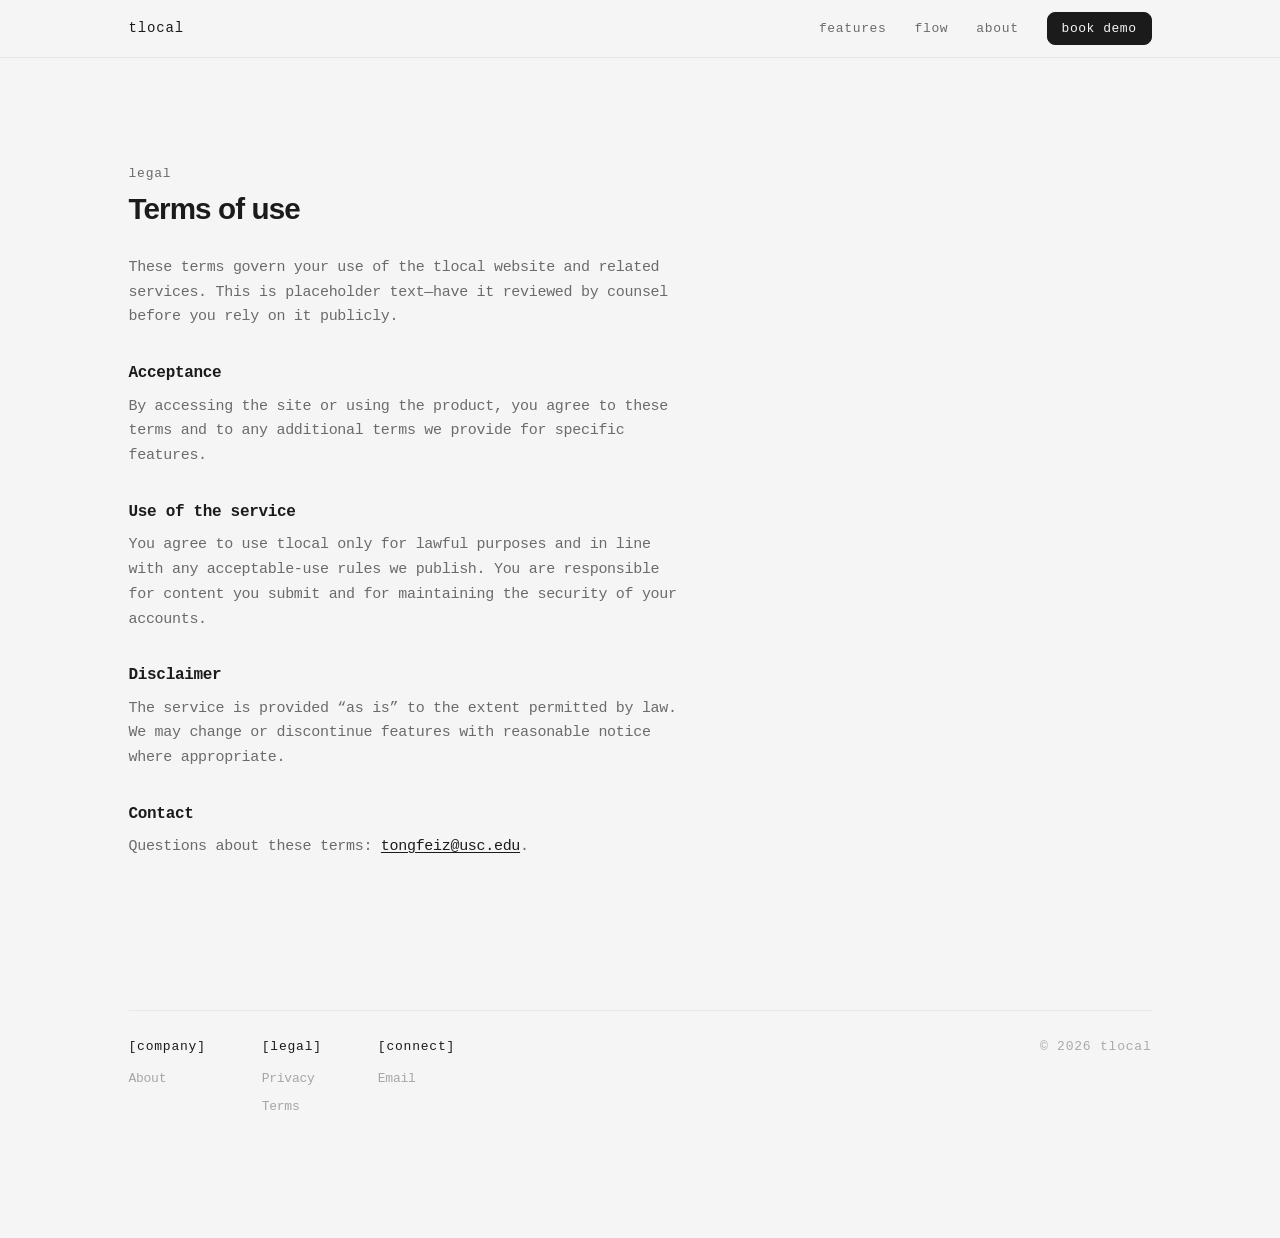
<file: terms.html>
<!DOCTYPE html>
<html lang="en">
  <head>
    <meta charset="UTF-8" />
    <meta name="viewport" content="width=device-width, initial-scale=1" />
    <title>Terms — tlocal</title>
    <link rel="icon" href="assets/logosvg.svg" type="image/svg+xml" />
    <link rel="stylesheet" href="css/site.css" />
  </head>
  <body>
    <header class="site-header">
      <div class="site-header-shell">
        <div class="site-header-inner">
          <a class="site-logo" href="index.html">tlocal</a>
          <nav class="site-nav" aria-label="Primary">
            <a href="index.html#features-heading">features</a>
            <a href="index.html#workflow-heading">flow</a>
            <a href="about.html">about</a>
            <a
              class="btn mono-thin"
              href="https://calendly.com/tongfeiz-usc/30min"
              target="_blank"
              rel="noopener noreferrer"
              >book demo</a
            >
          </nav>
        </div>
      </div>
    </header>
    <div class="shell">
      <main class="landing-column">
        <article class="simple-page__article simple-page" aria-labelledby="terms-heading">
          <p class="section-eyebrow mono-thin">legal</p>
          <h1 id="terms-heading" class="simple-page__title">Terms of use</h1>
          <div class="simple-page__body">
            <p>
              These terms govern your use of the tlocal website and related services. This is placeholder text—have it
              reviewed by counsel before you rely on it publicly.
            </p>
            <h2>Acceptance</h2>
            <p>By accessing the site or using the product, you agree to these terms and to any additional terms we provide for specific features.</p>
            <h2>Use of the service</h2>
            <p>
              You agree to use tlocal only for lawful purposes and in line with any acceptable-use rules we publish.
              You are responsible for content you submit and for maintaining the security of your accounts.
            </p>
            <h2>Disclaimer</h2>
            <p>
              The service is provided “as is” to the extent permitted by law. We may change or discontinue features
              with reasonable notice where appropriate.
            </p>
            <h2>Contact</h2>
            <p>
              Questions about these terms: <a href="mailto:tongfeiz@usc.edu">tongfeiz@usc.edu</a>.
            </p>
          </div>
        </article>

        <footer class="site-footer">
          <div class="site-footer-top">
            <div class="site-footer-grid">
              <div class="site-footer-col">
                <h3 class="site-footer-heading mono-thin">[company]</h3>
                <ul class="site-footer-links">
                  <li><a href="about.html">About</a></li>
                </ul>
              </div>
              <div class="site-footer-col">
                <h3 class="site-footer-heading mono-thin">[legal]</h3>
                <ul class="site-footer-links">
                  <li><a href="privacy.html">Privacy</a></li>
                  <li><a href="terms.html" aria-current="page">Terms</a></li>
                </ul>
              </div>
              <div class="site-footer-col">
                <h3 class="site-footer-heading mono-thin">[connect]</h3>
                <ul class="site-footer-links">
                  <li><a href="mailto:tongfeiz@usc.edu">Email</a></li>
                </ul>
              </div>
            </div>
            <p class="site-footer-copy mono-thin">© <span id="y"></span> tlocal</p>
          </div>
        </footer>
      </main>
    </div>
    <script src="js/page-stagger.js" defer></script>
    <script src="js/lerp-scroll.js" defer></script>
    <script>
      document.getElementById('y').textContent = String(new Date().getFullYear());
    </script>
  </body>
</html>
</file>
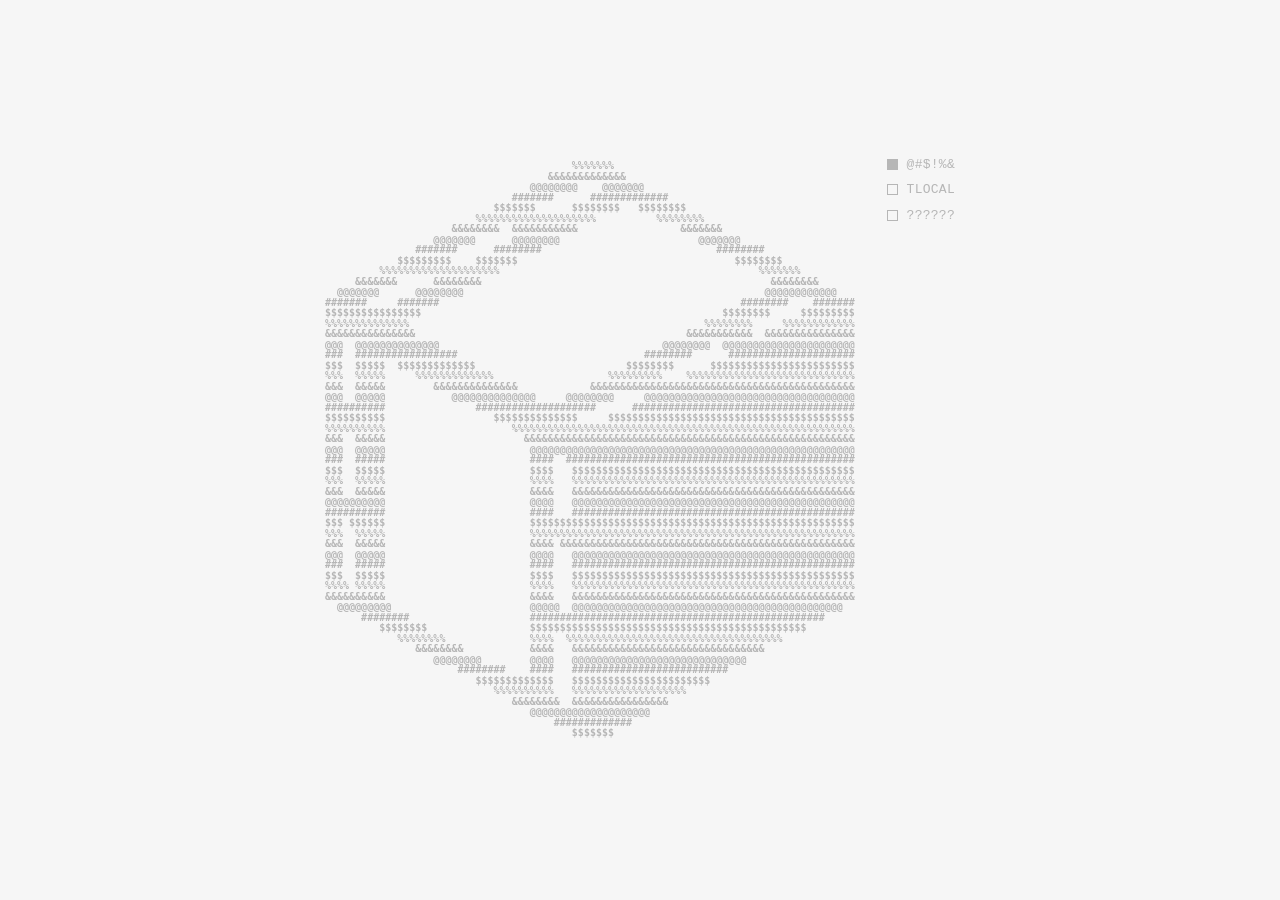
<file: demos/tlocal-cube-interactive.html>
<!DOCTYPE html>
<html lang="en">
<head>
    <meta charset="UTF-8">
    <title>ASCII Animation</title>
    <style>
        body {
            background-color: #f6f6f6;
            color: #b6b6b6;
            display: flex;
            justify-content: center;
            align-items: center;
            height: 100vh;
            margin: 0;
            font-size: 10px;
            font-family: 'Courier New', Courier, monospace;
            overflow: hidden;
        }

        .stage {
            display: flex;
            flex-direction: row;
            align-items: flex-start;
            gap: 2rem;
        }

        #ascii-container {
            font-weight: bold;
            line-height: 1.05;
            white-space: pre;
            cursor: crosshair;
            user-select: none;
            flex-shrink: 0;
        }

        .mode-picker {
            display: flex;
            flex-direction: column;
            gap: 0.65rem;
            padding-top: 0.35rem;
            font-size: 13px;
            font-weight: 300;
            letter-spacing: 0.02em;
            font-family: ui-monospace, "Cascadia Code", "Courier New", monospace;
            user-select: none;
        }

        .mode-option {
            display: flex;
            align-items: center;
            gap: 0.55rem;
            cursor: pointer;
            margin: 0;
        }

        .mode-option input {
            position: absolute;
            opacity: 0;
            width: 0;
            height: 0;
        }

        .mode-box {
            width: 11px;
            height: 11px;
            border: 1px solid #b6b6b6;
            flex-shrink: 0;
            box-sizing: border-box;
        }

        .mode-option input:checked + .mode-box {
            background: #b6b6b6;
        }

        .mode-option input:focus-visible + .mode-box {
            outline: 1px solid #b6b6b6;
            outline-offset: 2px;
        }

        .mode-label-text {
            white-space: pre;
        }
    </style>
</head>
<body>

<div class="stage">
<pre id="ascii-container"></pre>
<aside class="mode-picker" aria-label="Logo style">
    <label class="mode-option">
        <input type="radio" name="logo-mode" value="0" checked>
        <span class="mode-box" aria-hidden="true"></span>
        <span class="mode-label-text">@#$!%&</span>
    </label>
    <label class="mode-option">
        <input type="radio" name="logo-mode" value="1">
        <span class="mode-box" aria-hidden="true"></span>
        <span class="mode-label-text">TLOCAL</span>
    </label>
    <label class="mode-option">
        <input type="radio" name="logo-mode" value="2">
        <span class="mode-box" aria-hidden="true"></span>
        <span class="mode-label-text">??????</span>
    </label>
</aside>
</div>

<script>
    /* Compact cube — @ marks the wireframe (animated per-line phase). */
    const pattern = `
    
    
                                         @@@@@@@                                        
                                     @@@@@@@@@@@@@                                      
                                  @@@@@@@@    @@@@@@@                                   
                               @@@@@@@      @@@@@@@@@@@@@                               
                            @@@@@@@      @@@@@@@@   @@@@@@@@                            
                         @@@@@@@@@@@@@@@@@@@@          @@@@@@@@                         
                     @@@@@@@@  @@@@@@@@@@@                 @@@@@@@                      
                  @@@@@@@      @@@@@@@@                       @@@@@@@                   
               @@@@@@@      @@@@@@@@                             @@@@@@@@               
            @@@@@@@@@    @@@@@@@                                    @@@@@@@@            
         @@@@@@@@@@@@@@@@@@@@                                           @@@@@@@         
     @@@@@@@      @@@@@@@@                                                @@@@@@@@      
  @@@@@@@      @@@@@@@@                                                  @@@@@@@@@@@@   
@@@@@@@     @@@@@@@                                                  @@@@@@@@    @@@@@@@
@@@@@@@@@@@@@@@@                                                  @@@@@@@@     @@@@@@@@@
@@@@@@@@@@@@@@                                                 @@@@@@@@     @@@@@@@@@@@@
@@@@@@@@@@@@@@@                                             @@@@@@@@@@@  @@@@@@@@@@@@@@@
@@@  @@@@@@@@@@@@@@                                     @@@@@@@@  @@@@@@@@@@@@@@@@@@@@@@
@@@  @@@@@@@@@@@@@@@@@                               @@@@@@@@      @@@@@@@@@@@@@@@@@@@@@
@@@  @@@@@  @@@@@@@@@@@@@                         @@@@@@@@      @@@@@@@@@@@@@@@@@@@@@@@@
@@@  @@@@@     @@@@@@@@@@@@@                   @@@@@@@@@    @@@@@@@@@@@@@@@@@@@@@@@@@@@@
@@@  @@@@@        @@@@@@@@@@@@@@            @@@@@@@@@@@@@@@@@@@@@@@@@@@@@@@@@@@@@@@@@@@@
@@@  @@@@@           @@@@@@@@@@@@@@     @@@@@@@@     @@@@@@@@@@@@@@@@@@@@@@@@@@@@@@@@@@@
@@@@@@@@@@               @@@@@@@@@@@@@@@@@@@@      @@@@@@@@@@@@@@@@@@@@@@@@@@@@@@@@@@@@@
@@@@@@@@@@                  @@@@@@@@@@@@@@     @@@@@@@@@@@@@@@@@@@@@@@@@@@@@@@@@@@@@@@@@
@@@@@@@@@@                     @@@@@@@@@@@@@@@@@@@@@@@@@@@@@@@@@@@@@@@@@@@@@@@@@@@@@@@@@
@@@  @@@@@                       @@@@@@@@@@@@@@@@@@@@@@@@@@@@@@@@@@@@@@@@@@@@@@@@@@@@@@@
@@@  @@@@@                        @@@@@@@@@@@@@@@@@@@@@@@@@@@@@@@@@@@@@@@@@@@@@@@@@@@@@@
@@@  @@@@@                        @@@@  @@@@@@@@@@@@@@@@@@@@@@@@@@@@@@@@@@@@@@@@@@@@@@@@
@@@  @@@@@                        @@@@   @@@@@@@@@@@@@@@@@@@@@@@@@@@@@@@@@@@@@@@@@@@@@@@
@@@  @@@@@                        @@@@   @@@@@@@@@@@@@@@@@@@@@@@@@@@@@@@@@@@@@@@@@@@@@@@
@@@  @@@@@                        @@@@   @@@@@@@@@@@@@@@@@@@@@@@@@@@@@@@@@@@@@@@@@@@@@@@
@@@@@@@@@@                        @@@@   @@@@@@@@@@@@@@@@@@@@@@@@@@@@@@@@@@@@@@@@@@@@@@@
@@@@@@@@@@                        @@@@   @@@@@@@@@@@@@@@@@@@@@@@@@@@@@@@@@@@@@@@@@@@@@@@
@@@ @@@@@@                        @@@@@@@@@@@@@@@@@@@@@@@@@@@@@@@@@@@@@@@@@@@@@@@@@@@@@@
@@@  @@@@@                        @@@@@@@@@@@@@@@@@@@@@@@@@@@@@@@@@@@@@@@@@@@@@@@@@@@@@@
@@@  @@@@@                        @@@@ @@@@@@@@@@@@@@@@@@@@@@@@@@@@@@@@@@@@@@@@@@@@@@@@@
@@@  @@@@@                        @@@@   @@@@@@@@@@@@@@@@@@@@@@@@@@@@@@@@@@@@@@@@@@@@@@@
@@@  @@@@@                        @@@@   @@@@@@@@@@@@@@@@@@@@@@@@@@@@@@@@@@@@@@@@@@@@@@@
@@@  @@@@@                        @@@@   @@@@@@@@@@@@@@@@@@@@@@@@@@@@@@@@@@@@@@@@@@@@@@@
@@@@ @@@@@                        @@@@   @@@@@@@@@@@@@@@@@@@@@@@@@@@@@@@@@@@@@@@@@@@@@@@
@@@@@@@@@@                        @@@@   @@@@@@@@@@@@@@@@@@@@@@@@@@@@@@@@@@@@@@@@@@@@@@@
  @@@@@@@@@                       @@@@@  @@@@@@@@@@@@@@@@@@@@@@@@@@@@@@@@@@@@@@@@@@@@@  
      @@@@@@@@                    @@@@@@@@@@@@@@@@@@@@@@@@@@@@@@@@@@@@@@@@@@@@@@@@@     
         @@@@@@@@                 @@@@@@@@@@@@@@@@@@@@@@@@@@@@@@@@@@@@@@@@@@@@@@        
            @@@@@@@@              @@@@  @@@@@@@@@@@@@@@@@@@@@@@@@@@@@@@@@@@@            
               @@@@@@@@           @@@@   @@@@@@@@@@@@@@@@@@@@@@@@@@@@@@@@               
                  @@@@@@@@        @@@@   @@@@@@@@@@@@@@@@@@@@@@@@@@@@@                  
                      @@@@@@@@    @@@@   @@@@@@@@@@@@@@@@@@@@@@@@@@                     
                         @@@@@@@@@@@@@   @@@@@@@@@@@@@@@@@@@@@@@                        
                            @@@@@@@@@@   @@@@@@@@@@@@@@@@@@@                            
                               @@@@@@@@  @@@@@@@@@@@@@@@@                               
                                  @@@@@@@@@@@@@@@@@@@@                                  
                                      @@@@@@@@@@@@@                                     
                                         @@@@@@@                                        `;

    const container = document.getElementById("ascii-container");
    const symbols = ["@", "#", "$", "%", "&"];
    const TLOCAL_UPPER = ["T", "L", "O", "C", "A", "L"];
    let displayMode = 0;

    document.querySelectorAll('input[name="logo-mode"]').forEach((input) => {
        input.addEventListener("change", () => {
            if (input.checked) {
                displayMode = Number(input.value);
                render();
            }
        });
    });

    /* Don't use trim(): it removes leading spaces on the first art row. Only strip leading/trailing
       blank lines. Lines that are only whitespace count as blank (indented “empty” rows in the template). */
    const rawLines = pattern.split("\n");
    const isBlank = (s) => s.length === 0 || /^\s+$/.test(s);
    let x = 0;
    while (x < rawLines.length && isBlank(rawLines[x])) x++;
    let y = rawLines.length;
    while (y > x && isBlank(rawLines[y - 1])) y--;
    const lines = rawLines.slice(x, y);
    let tick = 0;

    const LETTERS = ["t", "l", "o", "c", "a", "l"];
    const DROP_CHARS = ["·", ".", "o", "c", "a"];
    /** Base scale in px; idle radius and speed boost are derived below. */
    const RIPPLE_RADIUS_PX = 24;
    const RADIUS_IDLE = 0.55;
    const RADIUS_SPEED_REF = 520;
    const RADIUS_SPEED_CAP = 1.15;
    const RADIUS_SPEED_GAIN = 0.36;
    const TRAIL_MAX_AGE_MS = 420;
    const DROP_LIFE_MS = 380;

    let trail = [];
    let drops = [];
    let pointerInside = false;
    let charMetrics = { w: 7, h: 7 };
    let lastPointer = null;
    let smoothedSpeedPx = 0;

    function updateCharMetrics() {
        const cs = getComputedStyle(container);
        const probe = document.createElement("span");
        probe.textContent = "@";
        probe.setAttribute("aria-hidden", "true");
        probe.style.cssText =
            "position:absolute;left:-9999px;top:0;visibility:hidden;white-space:pre;" +
            `font:${cs.font};font-weight:${cs.fontWeight};line-height:${cs.lineHeight}`;
        container.appendChild(probe);
        charMetrics = { w: probe.offsetWidth, h: probe.offsetHeight };
        probe.remove();
    }

    function pruneTrail() {
        const now = performance.now();
        while (trail.length && now - trail[0].t > TRAIL_MAX_AGE_MS) trail.shift();
        while (drops.length && now - drops[0].t > DROP_LIFE_MS) drops.shift();
    }

    function recordTrail(col, row, vxPx, vyPx, speedPx) {
        const now = performance.now();
        const last = trail[trail.length - 1];
        if (last && last.col === col && last.row === row) {
            last.t = now;
            last.vx = vxPx;
            last.vy = vyPx;
            last.speed = speedPx;
            return;
        }
        trail.push({ col, row, t: now, vx: vxPx, vy: vyPx, speed: speedPx });
        if (trail.length > 100) trail.shift();
    }

    /** Pixel distance from cell center to sample; circle in screen space + wake stretch along velocity. */
    function distPxToSample(c, r, p) {
        const w = charMetrics.w;
        const h = charMetrics.h;
        const nx = (c + 0.5) * w - (p.col + 0.5) * w;
        const ny = (r + 0.5) * h - (p.row + 0.5) * h;
        const vlen = Math.hypot(p.vx || 0, p.vy || 0);
        const sp = p.speed || 0;
        if (vlen > 22) {
            const ux = (p.vx || 0) / vlen;
            const uy = (p.vy || 0) / vlen;
            const para = nx * ux + ny * uy;
            const perp = nx * -uy + ny * ux;
            const wake = 1 + Math.min(sp / 400, 2.2) * 1.15;
            const crossTight = 0.82 + Math.min(sp / 520, 1.3) * 0.4;
            return Math.hypot(para / wake, perp * crossTight);
        }
        return Math.hypot(nx, ny);
    }

    function radiusForSample(p) {
        const sp = p.speed || 0;
        const boost = Math.min(sp / RADIUS_SPEED_REF, RADIUS_SPEED_CAP);
        return RIPPLE_RADIUS_PX * (RADIUS_IDLE + boost * RADIUS_SPEED_GAIN);
    }

    function buildBase() {
        if (displayMode === 0) {
            return lines.map((line, lineIndex) => {
                const sym = symbols[(tick + lineIndex) % symbols.length];
                return line.replace(/@/g, sym);
            });
        }
        if (displayMode === 1) {
            return lines.map((line, lineIndex) => {
                const letter = TLOCAL_UPPER[(tick + lineIndex) % TLOCAL_UPPER.length];
                return line.replace(/@/g, letter);
            });
        }
        return lines.map((line, lineIndex) => {
            const ch = (tick + lineIndex) % 2 === 0 ? "?" : "/";
            return line.replace(/@/g, ch);
        });
    }

    function render() {
        pruneTrail();

        const base = buildBase();

        if (!pointerInside && trail.length === 0 && drops.length === 0) {
            container.textContent = base.join("\n");
            return;
        }

        const useBangHover = displayMode === 1;

        const now = performance.now();
        const out = base.map((line, r) => {
            const chars = [...line];
            for (let c = 0; c < chars.length; c++) {
                if (chars[c] === " ") continue;

                let best = null;
                let minD = Infinity;
                let bestRadius = 0;
                let fromDrop = false;

                for (const p of trail) {
                    const rp = radiusForSample(p);
                    const d = distPxToSample(c, r, p);
                    if (d <= rp && d < minD) {
                        minD = d;
                        best = p;
                        bestRadius = rp;
                    }
                }

                if (!best) {
                    const cw = charMetrics.w;
                    const ch = charMetrics.h;
                    for (const d of drops) {
                        const age = now - d.t;
                        const rad =
                            RIPPLE_RADIUS_PX *
                            0.3 *
                            (1 - (age / DROP_LIFE_MS) * 0.45);
                        if (rad < 2.5) continue;
                        const dist = Math.hypot((c - d.col) * cw, (r - d.row) * ch);
                        if (dist <= rad && dist < minD) {
                            minD = dist;
                            best = d;
                            bestRadius = rad;
                            fromDrop = true;
                        }
                    }
                }

                if (!best || minD > bestRadius) continue;

                if (fromDrop) {
                    if (useBangHover) {
                        chars[c] = "!";
                    } else {
                        const age = now - best.t;
                        const ring = Math.round((minD / charMetrics.w) * 3);
                        const wave =
                            (tick + ring + Math.floor(age / 90) + (c + r) * 2) % DROP_CHARS.length;
                        chars[c] = DROP_CHARS[wave];
                    }
                    continue;
                }

                if (useBangHover) {
                    chars[c] = "!";
                    continue;
                }

                const dx = c - best.col;
                const dy = r - best.row;
                const ring = Math.round((minD / charMetrics.w) * 2.4);
                const age = now - best.t;
                const organic = Math.sin((c + r + tick) * 0.9 + age * 0.004) * 0.8;
                const wave =
                    (tick +
                        ring +
                        (dx + dy + 64) * 3 +
                        Math.floor(age / 140) +
                        Math.floor(organic)) %
                    LETTERS.length;
                chars[c] = LETTERS[wave];
            }
            return chars.join("");
        });

        container.textContent = out.join("\n");
    }

    function animate() {
        render();
        tick = (tick + 1) % symbols.length;
        setTimeout(animate, 120);
    }

    function onPointer(e) {
        const rect = container.getBoundingClientRect();
        const col = Math.floor((e.clientX - rect.left) / charMetrics.w);
        const row = Math.floor((e.clientY - rect.top) / charMetrics.h);
        const now = performance.now();

        let vxPx = 0;
        let vyPx = 0;
        let instSpeed = 0;
        if (lastPointer) {
            const dt = Math.max(5, now - lastPointer.t) / 1000;
            vxPx = (e.clientX - lastPointer.x) / dt;
            vyPx = (e.clientY - lastPointer.y) / dt;
            instSpeed = Math.hypot(e.clientX - lastPointer.x, e.clientY - lastPointer.y) / dt;
        }
        smoothedSpeedPx = smoothedSpeedPx * 0.78 + instSpeed * 0.22;
        lastPointer = { x: e.clientX, y: e.clientY, t: now };

        recordTrail(col, row, vxPx, vyPx, smoothedSpeedPx);

        if (instSpeed > 380 && Math.random() < 0.11) {
            const ox = (Math.random() - 0.5) * 3.2;
            const oy = (Math.random() - 0.5) * 2.4;
            drops.push({
                col: Math.round(col + ox),
                row: Math.round(row + oy),
                t: now,
            });
            if (drops.length > 24) drops.shift();
        }
        if (instSpeed > 720 && Math.random() < 0.18) {
            drops.push({
                col: col + (Math.random() > 0.5 ? 1 : -1),
                row: row + (Math.random() > 0.5 ? 1 : -1),
                t: now,
            });
        }

        render();
    }

    container.addEventListener("mousemove", onPointer);
    container.addEventListener("mouseenter", (e) => {
        pointerInside = true;
        onPointer(e);
    });
    container.addEventListener("mouseleave", () => {
        pointerInside = false;
        lastPointer = null;
        smoothedSpeedPx = 0;
        render();
    });

    window.addEventListener("resize", () => {
        updateCharMetrics();
        render();
    });

    updateCharMetrics();
    animate();
    requestAnimationFrame(() => {
        updateCharMetrics();
        render();
    });
</script>
</body>
</html>
</file>
<file: css/site.css>
:root {
  --fg: #1b1b1b;
  --muted: #6b6b6b;
  --bg: #f5f5f5;
  --site-header-h: 52px;
  --flow-sticky-half: 180px;
  /* Same inset as product-demo-animation .page-demo (outer margins to the demo card) */
  --demo-edge: max(16px, 2vmin);
  --demo-inner-max: 1100px;
  /** Column / header cap = inner max × this (keeps nav aligned with scaled demo width) */
  --demo-scale: 0.93;
  --demo-iframe-h: min(704px, 92vh);
}

* {
  box-sizing: border-box;
}

html {
  scroll-behavior: smooth;
}

main {
  overflow: visible;
}

body {
  margin: 0;
  min-height: 100svh;
  font-family:
    -apple-system,
    BlinkMacSystemFont,
    'SF Pro Display',
    'SF Pro Text',
    'Helvetica Neue',
    Helvetica,
    Arial,
    sans-serif;
  font-weight: 400;
  color: var(--fg);
  background: var(--bg);
  -webkit-font-smoothing: antialiased;
}

.mono-thin {
  font-family: 'SF Mono', ui-monospace, 'SFMono-Regular', Menlo, Monaco, Consolas, monospace;
  font-weight: 200;
  letter-spacing: 0.06em;
  text-transform: lowercase;
}

.site-header {
  position: sticky;
  top: 0;
  z-index: 100;
  font-family: 'SF Mono', ui-monospace, 'SFMono-Regular', Menlo, Monaco, Consolas, monospace;
  background: rgba(245, 245, 245, 0.86);
  backdrop-filter: saturate(180%) blur(14px);
  -webkit-backdrop-filter: saturate(180%) blur(14px);
  border-bottom: 1px solid rgba(27, 27, 27, 0.06);
}

/* Same horizontal frame as .shell — edge inset matches main content */
.site-header-shell {
  max-width: calc(var(--demo-inner-max) + 2 * var(--demo-edge));
  margin: 0 auto;
  padding: 0 var(--demo-edge);
}

/* Same width as .landing-column so logo/nav align with hero + demo */
.site-header-inner {
  max-width: min(calc(var(--demo-inner-max) * var(--demo-scale)), 100%);
  margin: 0 auto;
  padding: 12px 0;
  display: flex;
  flex-wrap: wrap;
  align-items: center;
  justify-content: space-between;
  gap: 32px;
}

.site-logo {
  color: var(--fg);
  text-decoration: none;
  font-size: 14px;
  line-height: 1.2;
  font-weight: 200;
  letter-spacing: 0.06em;
  text-transform: lowercase;
}

.site-logo:hover {
  opacity: 0.72;
}

.site-logo:focus-visible {
  outline: 2px solid rgba(27, 27, 27, 0.35);
  outline-offset: 3px;
  border-radius: 2px;
}

.site-nav {
  display: flex;
  flex-wrap: wrap;
  align-items: center;
  justify-content: flex-end;
  gap: 28px;
}

.site-nav a:not(.btn) {
  font-size: 13px;
  font-weight: 400;
  color: var(--muted);
  text-decoration: none;
  letter-spacing: 0.05em;
  text-transform: lowercase;
}

.site-nav a:not(.btn):hover {
  color: var(--fg);
}

.site-nav a:not(.btn):focus-visible {
  outline: 2px solid rgba(27, 27, 27, 0.35);
  outline-offset: 3px;
  border-radius: 2px;
}

.site-header .btn {
  padding: 8px 14px;
  font-size: 13px;
  font-weight: 400;
  letter-spacing: 0.04em;
  text-transform: lowercase;
  color: var(--bg);
  background: var(--fg);
  border-color: var(--fg);
}

.site-header .btn:hover {
  background: #2e2e2e;
  border-color: #2e2e2e;
  color: var(--bg);
}

.site-header .btn:active {
  color: var(--bg);
}

@media (max-width: 760px) {
  .site-header-inner {
    flex-wrap: nowrap;
    gap: 12px 16px;
  }

  .site-nav {
    flex-wrap: nowrap;
    gap: 14px 18px;
    min-width: 0;
  }

  .site-header .site-nav a[href*='features-heading'],
  .site-header .site-nav a[href*='workflow-heading'] {
    display: none;
  }

  .site-header .btn {
    padding: 6px 12px;
    font-size: 12px;
  }
}

#features-heading,
#workflow-heading,
#cta-heading {
  scroll-margin-top: 88px;
}

/* Same horizontal bounds as .page-demo + min(1100px) viewport (see product-demo-animation.html) */
.shell {
  max-width: calc(var(--demo-inner-max) + 2 * var(--demo-edge));
  margin: 0 auto;
  padding: clamp(36px, 9vw, 96px) var(--demo-edge) clamp(48px, 10vw, 96px);
  overflow: visible;
}

/*
 * Column width = scaled demo visual width (no dead band beside the video).
 * iframe uses layout width 100%/scale then transform: scale() so the painted demo fills this column edge-to-edge.
 */
.landing-column {
  max-width: min(calc(var(--demo-inner-max) * var(--demo-scale)), 100%);
  width: 100%;
  margin-inline: auto;
  overflow: visible;
}

.landing-hero-block {
  width: 100%;
}

.landing-intro {
  width: 100%;
  text-align: left;
}

.hero-text-column {
  display: block;
  width: 100%;
  text-align: left;
  margin-top: 5vh;
}

.eyebrow {
  margin: 0 0 5px;
  font-size: 13px;
  color: var(--muted);
}

h1 {
  margin: 0 0 20px;
  font-size: clamp(1.75rem, 4.2vw, 2.75rem);
  font-weight: 600;
  letter-spacing: -0.04em;
  line-height: 1.32;
  max-width: 18ch;
}

.hero-text-column h1 {
  max-width: none;
  white-space: nowrap;
}

@media (max-width: 560px) {
  .hero-text-column h1 {
    white-space: normal;
  }
}

.landing-below {
  margin-top: clamp(20px, 6vw, 72px);
  padding-top: clamp(32px, 2vw, 56px);
  overflow: visible;
}

.section-block + .section-block {
  margin-top: clamp(72px, 50vw, 180px);
}

.partners-section + .cta-section {
  margin-top: clamp(104px, 16vw, 168px);
}

.cta-section + .cube-section {
  margin-top: clamp(20px, 4vw, 40px);
}

.partners-row {
  display: flex;
  flex-wrap: wrap;
  align-items: center;
  justify-content: space-between;
  gap: clamp(20px, 4vw, 32px);
}

.partners-intro {
  flex: 1 1 auto;
  min-width: 0;
}

.partners-row .section-title {
  margin: 0;
  white-space: nowrap;
}

.partners-logos {
  display: flex;
  flex-wrap: wrap;
  align-items: center;
  justify-content: flex-end;
  gap: clamp(20px, 5vw, 48px);
  flex: 1 1 auto;
  margin: 0;
  padding: 0;
  list-style: none;
}

.partners-logos li {
  display: flex;
  align-items: center;
  cursor: pointer;
}

.partners-logos img {
  display: block;
  height: clamp(34px, 5.5vw, 54px);
  width: auto;
  max-width: min(176px, 40vw);
  object-fit: contain;
  opacity: 0.72;
  transition:
    opacity 0.35s cubic-bezier(0.4, 0, 0.2, 1),
    filter 0.35s cubic-bezier(0.4, 0, 0.2, 1);
}

.partners-logos li:hover img {
  opacity: 1;
  filter: brightness(0.42);
}

@media (max-width: 560px) {
  .partners-row {
    flex-direction: column;
    align-items: flex-start;
  }

  .partners-logos {
    justify-content: flex-start;
    width: 100%;
  }
}

.partners-section .sr-only {
  position: absolute;
  width: 1px;
  height: 1px;
  padding: 0;
  margin: -1px;
  overflow: hidden;
  clip: rect(0, 0, 0, 0);
  white-space: nowrap;
  border: 0;
}

.partners-section .reviews-masonry {
  margin-top: clamp(28px, 5vw, 48px);
}

.reviews-masonry {
  column-count: 3;
  column-gap: clamp(16px, 2.2vw, 22px);
}

.review-card {
  break-inside: avoid;
  margin-bottom: clamp(16px, 2.2vw, 22px);
  padding: clamp(18px, 2.4vw, 22px);
  background: rgba(255, 255, 255, 0.72);
  border: 1px solid rgba(27, 27, 27, 0.1);
  border-radius: 12px;
  box-shadow: 0 1px 0 rgba(27, 27, 27, 0.04);
}

.review-card__quote {
  margin: 0 0 clamp(16px, 2.5vw, 20px);
  font-family: 'SF Mono', ui-monospace, 'SFMono-Regular', Menlo, Monaco, Consolas, monospace;
  font-size: 14px;
  font-weight: 400;
  line-height: 1.55;
  letter-spacing: -0.02em;
  color: var(--fg);
}

.review-card__footer {
  display: flex;
  align-items: center;
  gap: 12px;
}

.review-card__avatar {
  flex-shrink: 0;
  width: 40px;
  height: 40px;
  border-radius: 50%;
  background: linear-gradient(135deg, rgba(27, 27, 27, 0.12), rgba(27, 27, 27, 0.06));
  border: 1px solid rgba(27, 27, 27, 0.08);
}

.review-card__meta {
  min-width: 0;
}

.review-card__name-row {
  display: flex;
  align-items: center;
  gap: 6px;
  flex-wrap: wrap;
}

.review-card__name {
  font-size: 14px;
  font-weight: 600;
  letter-spacing: -0.02em;
  line-height: 1.25;
}

.review-card__verified {
  display: inline-flex;
  align-items: center;
  justify-content: center;
  flex-shrink: 0;
  width: 12px;
  height: 12px;
  border-radius: 50%;
  border: none;
  background: #3b82f6;
  color: #fff;
}

.review-card__verified svg {
  width: 6px;
  height: 6px;
  display: block;
}

.review-card__role {
  margin: 2px 0 0;
  font-size: 12px;
  line-height: 1.35;
  color: var(--muted);
}

@media (max-width: 900px) {
  .reviews-masonry {
    column-count: 2;
  }
}

@media (max-width: 560px) {
  .reviews-masonry {
    column-count: 1;
  }
}

.section-eyebrow {
  margin: 0 0 10px;
  font-size: 13px;
  color: var(--muted);
}

h2.section-title {
  margin: 0 0 14px;
  font-size: clamp(1.35rem, 2.8vw, 1.65rem);
  font-weight: 600;
  letter-spacing: -0.03em;
  line-height: 1.25;
}

.section-lede {
  margin: 0 0 clamp(28px, 5vw, 40px);
  font-size: 15px;
  line-height: 1.6;
  color: var(--muted);
  max-width: 52ch;
}

/* Body copy: SF Mono (matches nav / labels) */
.lede,
.section-lede,
.feature-card p,
.flow-steps li p {
  font-family: 'SF Mono', ui-monospace, 'SFMono-Regular', Menlo, Monaco, Consolas, monospace;
  letter-spacing: -0.02em;
}

.workspace-section .feature-grid {
  display: grid;
  grid-template-columns: 1fr;
  gap: clamp(14px, 2.5vw, 18px);
  min-width: 0;
}

.workspace-section .feature-card {
  padding: clamp(18px, 3vw, 22px);
  background: transparent;
  border: 1px solid rgba(27, 27, 27, 0.1);
  border-radius: 14px;
  box-shadow: none;
}

.feature-card-thumb {
  display: block;
  width: 100%;
  height: auto;
  margin: 0 0 12px;
  border-radius: 8px;
  object-fit: cover;
  aspect-ratio: 16 / 10;
  background: rgba(27, 27, 27, 0.04);
}

.feature-card h3 {
  margin: 0 0 10px;
  font-size: 15px;
  font-weight: 600;
  letter-spacing: -0.02em;
  line-height: 1.3;
}

.feature-card p {
  margin: 0;
  font-size: 14px;
  line-height: 1.55;
  color: var(--muted);
}

.feature-card p + p {
  margin-top: 0.85em;
}

.steps {
  margin: 0;
  padding: 0;
  list-style: none;
  display: grid;
  gap: clamp(18px, 3vw, 24px);
  counter-reset: step;
}

.steps li {
  display: grid;
  grid-template-columns: auto 1fr;
  gap: 16px 18px;
  align-items: start;
  padding-bottom: clamp(18px, 3vw, 22px);
  border-bottom: 1px solid rgba(27, 27, 27, 0.06);
}

.steps li:last-child {
  padding-bottom: 0;
  border-bottom: 0;
}

.step-num {
  font-family: 'SF Mono', ui-monospace, 'SFMono-Regular', Menlo, Monaco, Consolas, monospace;
  font-weight: 200;
  font-size: 12px;
  letter-spacing: 0.08em;
  color: var(--muted);
  padding-top: 3px;
}

.steps li strong {
  display: block;
  font-size: 15px;
  font-weight: 600;
  letter-spacing: -0.02em;
  margin-bottom: 6px;
  color: var(--fg);
}

.steps li p {
  margin: 0;
  font-size: 14px;
  line-height: 1.55;
  color: var(--muted);
}

/* Flow & workspace: left column sticky; row height from grid content only (features and flow match) */
.flow-section,
.workspace-section {
  overflow: visible;
}

.flow-pin-track {
  position: relative;
  overflow: visible;
  display: flex;
  flex-direction: column;
}

.flow-pin-row {
  display: grid;
  grid-template-columns: minmax(0, 2fr) minmax(0, 3fr);
  gap: clamp(32px, 5vw, 56px);
  align-items: stretch;
  width: 100%;
  min-height: 0;
  flex: 1 1 auto;
  background: var(--bg);
}

.flow-col--left {
  min-width: 0;
  min-height: 0;
  height: 100%;
  align-self: stretch;
}

.flow-visual-sticky {
  position: -webkit-sticky;
  position: sticky;
  /* Prefer vertical center; never underlap the fixed header */
  top: max(var(--site-header-h, 52px), calc(50vh - var(--flow-sticky-half, 180px)));
  z-index: 5;
  width: 100%;
  max-width: 100%;
}

.flow-col--right {
  min-width: 0;
}

/* Scroll-linked fade: mask from JS — top fade only when list sits above .flow-visual-col top */
.flow-steps-wrap {
  min-width: 0;
  -webkit-mask-size: 100% 100%;
  mask-size: 100% 100%;
  -webkit-mask-repeat: no-repeat;
  mask-repeat: no-repeat;
}

@media (min-width: 761px) {
  .flow-section .flow-steps-wrap {
    /* Start the step list slightly lower so the top fade feels less abrupt vs the left column */
    padding-top: clamp(28px, 5vw, 52px);
  }
}

.flow-visual-col {
  min-width: 0;
}

/* Character mesh: wide, modest height so the swell stays inside the frame. */
.workspace-section .workspace-dot-grid-frame {
  width: 100%;
  margin: clamp(20px, 4vw, 32px) 0 0;
  aspect-ratio: 5 / 2;
  position: relative;
  overflow: hidden;
  border-radius: 10px;
  background: transparent;
}

.workspace-section .workspace-dot-grid-frame canvas {
  display: block;
  width: 100%;
  height: 100%;
}

.flow-visual-col .section-title {
  max-width: 20ch;
}

.flow-visual-col .section-lede {
  max-width: 38ch;
}

.flow-placeholder-frame {
  width: 100%;
  margin: clamp(20px, 4vw, 32px) 0 0;
  border-radius: 10px;
  border: 1px solid rgba(27, 27, 27, 0.08);
  background: #faf7fb;
  aspect-ratio: 5 / 3;
  position: relative;
  overflow: hidden;
}

/* Absolute fill so % height never collapses before aspect-ratio resolves */
.flow-section .flow-placeholder-frame canvas {
  position: absolute;
  left: 0;
  top: 0;
  width: 100%;
  height: 100%;
  display: block;
}

.flow-section .flow-steps li:first-child {
  padding-top: 0;
}

.flow-section .flow-steps li:first-child .step-num {
  padding-top: 0;
}

.flow-steps {
  margin: 0;
  padding: 0;
  list-style: none;
  display: flex;
  flex-direction: column;
  gap: 0;
}

.flow-steps li {
  display: grid;
  grid-template-columns: auto 1fr;
  gap: 10px 16px;
  align-items: start;
  /* Tighter rhythm so ~4 steps fit the left-column “window” (eyebrow → placeholder) */
  padding: clamp(12px, 2vw, 18px) 0;
  border-bottom: 1px solid rgba(27, 27, 27, 0.06);
}

.flow-steps li:last-child {
  border-bottom: 0;
}

.flow-steps .step-num {
  padding-top: 3px;
  font-size: 13px;
}

.flow-steps li strong {
  display: block;
  font-size: 16px;
  font-weight: 600;
  letter-spacing: -0.02em;
  margin-bottom: 6px;
  color: var(--fg);
}

.flow-steps li p {
  margin: 0;
  font-size: 15px;
  line-height: 1.55;
  color: var(--muted);
}

@media (max-width: 760px) {
  .flow-pin-track {
    display: block;
  }

  .flow-pin-row {
    grid-template-columns: 1fr;
  }

  .flow-col--left {
    height: auto;
  }

  .flow-visual-sticky {
    position: relative;
    top: auto;
  }

  .flow-steps-wrap {
    -webkit-mask-image: none !important;
    mask-image: none !important;
  }

  .flow-steps li {
    padding: clamp(18px, 3vw, 24px) 0;
  }
}

.cta-section {
  text-align: center;
}

.cta-section .section-title {
  max-width: 20ch;
  margin-left: auto;
  margin-right: auto;
}

.cta-section .section-lede {
  margin-bottom: clamp(22px, 4vw, 32px);
}

.btn {
  display: inline-flex;
  align-items: center;
  justify-content: center;
  padding: 11px 20px;
  font-size: 14px;
  font-weight: 500;
  letter-spacing: -0.01em;
  color: var(--fg);
  background: var(--bg);
  border: 1px solid rgba(27, 27, 27, 0.14);
  border-radius: 8px;
  text-decoration: none;
  transition: background 0.15s ease, border-color 0.15s ease, transform 0.12s ease,
    box-shadow 0.15s ease;
}

.btn:hover {
  background: #ebebeb;
  border-color: rgba(27, 27, 27, 0.22);
}

.btn:active {
  transform: translateY(1px);
}

/* Matches .site-header .btn; slightly shorter vertical padding */
.cta-section .btn-cta {
  padding: 9px 18px;
  font-size: 13px;
  font-weight: 400;
  letter-spacing: 0.04em;
  text-transform: lowercase;
  color: var(--bg);
  background: var(--fg);
  border-color: var(--fg);
  border-radius: 8px;
  box-shadow: none;
  margin: 10px;
}

.cta-section .btn-cta:hover {
  background: #2e2e2e;
  border-color: #2e2e2e;
  color: var(--bg);
}

.cta-section .btn-cta:active {
  color: var(--bg);
}

/*
 * Cube vertical placement (index.html only):
 * · gap after CTA — .cta-section + .cube-section (margin-top)
 * · padding-top — empty space above the ASCII art
 * · #ascii-cube margin-top — nudge just the pre without changing the fade/footer mask
 */
.cube-section {
  position: relative;
  z-index: 0;
  margin-top: 0;
  margin-bottom: 0;
  padding-top: clamp(40px, 7vw, 72px);
  padding-bottom: clamp(12px, 3vw, 28px);
  border-top: none;
  display: flex;
  justify-content: center;
  align-items: flex-start;
  width: 100%;
}

.cube-wrap {
  position: relative;
  z-index: 0;
  display: inline-flex;
  justify-content: center;
  max-width: 100%;
}

/* Fade cube into page bg; footer sits on top and hides the rest */
.cube-footer-mask {
  position: absolute;
  left: 50%;
  transform: translateX(-50%);
  bottom: 0;
  width: min(100vw, calc(100% + 64px));
  height: clamp(88px, 24vw, 200px);
  pointer-events: none;
  background: linear-gradient(
    to bottom,
    rgba(245, 245, 245, 0) 0%,
    rgba(245, 245, 245, 0.2) 22%,
    rgba(245, 245, 245, 0.55) 48%,
    rgba(245, 245, 245, 0.88) 72%,
    var(--bg) 100%
  );
}

#ascii-cube {
  font-family: 'SF Mono', ui-monospace, 'SFMono-Regular', Menlo, Monaco, Consolas, monospace;
  font-weight: 600;
  font-size: clamp(5.5px, 0.78vw, 9px);
  line-height: 1.05;
  white-space: pre;
  cursor: crosshair;
  user-select: none;
  margin: -20px; /* or e.g. margin-top: 24px; to shift only the cube */
  color: rgba(145, 145, 145, 0.97);
  flex-shrink: 0;
}

.site-footer {
  --footer-label: var(--fg);
  --footer-link: rgba(27, 27, 27, 0.36);
  --footer-link-hover: rgba(27, 27, 27, 0.52);
  --footer-copy: rgba(27, 27, 27, 0.34);
  position: relative;
  z-index: 2;
  margin-top: clamp(-100px, -15vw, -56px);
  padding-top: clamp(18px, 3vw, 28px);
  padding-bottom: clamp(16px, 3vw, 28px);
  border-top: 1px solid rgba(27, 27, 27, 0.06);
  background: var(--bg);
  width: 100%;
  text-align: left;
}

.site-footer-top {
  display: grid;
  grid-template-columns: minmax(0, 1fr) auto;
  align-items: start;
  gap: clamp(16px, 3vw, 28px);
}

.site-footer-grid {
  display: grid;
  grid-template-columns: repeat(3, auto);
  justify-content: start;
  justify-items: start;
  gap: clamp(14px, 3vw, 24px) clamp(28px, 5vw, 56px);
  align-items: start;
  width: max-content;
  max-width: 100%;
}

.site-footer-heading {
  margin: 0 0 14px;
  font-size: 13px;
  font-weight: 200;
  letter-spacing: 0.06em;
  text-transform: lowercase;
  color: var(--footer-label);
}

.site-footer-links {
  list-style: none;
  margin: 0;
  padding: 0;
  display: flex;
  flex-direction: column;
  gap: 10px;
}

.site-footer-links a {
  font-family: 'SF Mono', ui-monospace, 'SFMono-Regular', Menlo, Monaco, Consolas, monospace;
  font-size: 13px;
  font-weight: 400;
  letter-spacing: -0.02em;
  color: var(--footer-link);
  text-decoration: none;
  transition: color 0.15s ease;
}

.site-footer-links a:hover {
  color: var(--footer-link-hover);
}

.site-footer-links a:focus-visible {
  outline: 2px solid rgba(27, 27, 27, 0.28);
  outline-offset: 3px;
  border-radius: 2px;
}

.site-footer-copy {
  margin: 0;
  font-size: 13px;
  font-weight: 200;
  letter-spacing: 0.06em;
  text-transform: lowercase;
  color: var(--footer-copy);
  text-align: right;
  white-space: nowrap;
}

@media (max-width: 720px) {
  .site-footer-grid {
    grid-template-columns: repeat(2, auto);
  }
}

@media (max-width: 520px) {
  .site-footer-top {
    grid-template-columns: 1fr;
  }

  .site-footer-copy {
    text-align: left;
    grid-row: 1;
  }

  .site-footer-grid {
    grid-row: 2;
  }
}

@media (max-width: 420px) {
  .site-footer-grid {
    grid-template-columns: 1fr;
    width: 100%;
  }
}

.lede {
  margin: 0 0 clamp(32px, 6vw, 56px);
  font-size: 15px;
  line-height: 1.6;
  color: var(--muted);
}

.hero-text-column .lede {
  max-width: 100%;
}

/*
 * Demo iframe: fixed desktop layout width (--demo-inner-max) so embed-demo matches desktop CSS
 * (min-width: 900px workspace, no max-width: 760px rules). Uniform scale to column width via cqw.
 */
.demo-frame {
  background: transparent;
  border-radius: 0;
  overflow: hidden;
  touch-action: pan-y pinch-zoom;
}

.demo-scale-wrap {
  container-type: inline-size;
  --demo-embed-scale: min(1, calc(100cqw / var(--demo-inner-max)));
  display: block;
  width: 100%;
  overflow: hidden;
  position: relative;
  touch-action: pan-y pinch-zoom;
}

/*
 * Sits above the iframe in the landing document so pan gestures scroll the page.
 * The embed sets touch-action: none (kiosk); without this layer, mobile touches hit the iframe
 * and the outer page does not scroll—like scrolling a non-interactive video, we want the page to move.
 */
.demo-scroll-proxy {
  position: absolute;
  left: 0;
  top: 0;
  right: 0;
  bottom: 0;
  z-index: 1;
  /* auto: let the browser assign scrolling to the nearest scrollable ancestor (the document) */
  touch-action: auto;
  pointer-events: auto;
  cursor: default;
}

.demo-scale-wrap iframe {
  display: block;
  width: var(--demo-inner-max);
  max-width: none;
  height: var(--demo-iframe-h);
  border: 0;
  transform: scale(var(--demo-embed-scale));
  transform-origin: top left;
  /* Collapse layout gap: transform doesn’t shrink the box, so pull up by (1 − scale) × height */
  margin-bottom: calc((var(--demo-embed-scale) - 1) * var(--demo-iframe-h));
  /* Block interaction with embedded demo (scroll/clicks); kiosk behavior also set inside embed */
  pointer-events: none;
}

/* About, privacy, terms */
.simple-page {
  width: 100%;
  padding-top: clamp(4px, 1.5vw, 12px);
  padding-bottom: clamp(24px, 5vw, 48px);
}

.simple-page__article {
  max-width: 62ch;
}

.simple-page__eyebrow {
  margin: 0 0 10px;
  font-size: 13px;
  color: var(--muted);
}

.simple-page__title {
  margin: 0 0 clamp(18px, 3vw, 28px);
  font-size: clamp(1.5rem, 3.2vw, 1.85rem);
  font-weight: 600;
  letter-spacing: -0.03em;
  line-height: 1.25;
  color: var(--fg);
}

.simple-page__title--about {
  font-family:
    -apple-system,
    BlinkMacSystemFont,
    'SF Pro Display',
    'SF Pro Text',
    'Helvetica Neue',
    Helvetica,
    Arial,
    sans-serif;
  color: #141414;
}

.simple-page__body {
  font-family: 'SF Mono', ui-monospace, 'SFMono-Regular', Menlo, Monaco, Consolas, monospace;
  font-size: 15px;
  line-height: 1.65;
  letter-spacing: -0.02em;
  color: var(--muted);
}

.simple-page__body p {
  margin: 0 0 2em;
}

.simple-page__body h2 {
  margin: 1.75em 0 0.5em;
  font-size: 1rem;
  font-weight: 600;
  letter-spacing: -0.02em;
  color: var(--fg);
}

.simple-page__body ul {
  margin: 0 0 1em;
  padding-left: 1.25em;
}

.simple-page__body li {
  margin-bottom: 0.35em;
}

.simple-page__body a {
  color: var(--fg);
  text-decoration: underline;
  text-underline-offset: 2px;
}

.simple-page__body--about {
  color: #666666;
  font-size: 14px;
  line-height: 1.65;
}

.simple-page__article--about > .section-eyebrow {
  color: #888888;
  font-size: 14px;
}

.about-team {
  margin: clamp(1.5rem, 4vw, 2.25rem) 0 clamp(1.75rem, 4vw, 2.5rem);
  text-align: left;
}

.about-team__photos {
  display: grid;
  grid-template-columns: repeat(4, minmax(0, 1fr));
  gap: 8px;
  width: 100%;
  max-width: 100%;
  margin-bottom: clamp(2rem, 3.5vw, 2.55rem);
}

.about-team__cell {
  min-width: 0;
  width: 100%;
}

.about-team__link {
  display: flex;
  flex-direction: column;
  align-items: flex-start;
  gap: 0.35rem;
  width: 100%;
  min-width: 0;
  text-decoration: none;
  color: inherit;
}

/* Beat .simple-page__body a { underline } on photo links — never underline [n] labels */
.simple-page__body--about a.about-team__link {
  text-decoration: none;
}

.simple-page__body--about a.about-team__link .about-team__idx {
  text-decoration: none;
}

.about-team__link:focus-visible {
  outline: 2px solid rgba(27, 27, 27, 0.35);
  outline-offset: 3px;
  border-radius: 4px;
}

.about-team__idx {
  font-family: 'SF Mono', ui-monospace, 'SFMono-Regular', Menlo, Monaco, Consolas, monospace;
  font-size: inherit;
  font-weight: 300;
  letter-spacing: 0.04em;
  color: #666666;
}

.about-team__img-wrap {
  position: relative;
  display: block;
  width: 100%;
  aspect-ratio: 1 / 1;
  overflow: hidden;
  border-radius: 8px;
  /* Grayscale on wrapper so `transform` on the img still works (filter+transform on same node breaks zoom in WebKit) */
}

.about-team__img {
  position: absolute;
  left: 0;
  top: 0;
  display: block;
  width: 100%;
  height: 100%;
  object-fit: cover;
  object-position: center;
  transform: scale(1);
  transform-origin: center center;
  transition: transform 0.4s cubic-bezier(0.4, 0, 0.2, 1);
  -webkit-backface-visibility: hidden;
  backface-visibility: hidden;
}

.about-team__link:hover .about-team__img {
  transform: scale3d(1.05, 1.05, 1);
}

.simple-page__body--about ul.about-team__names {
  list-style: none;
  margin: 0 0 clamp(1rem, 2.5vw, 1.35rem);
  padding: 0;
  text-align: left;
}

.about-team__names {
  font-family: 'SF Mono', ui-monospace, 'SFMono-Regular', Menlo, Monaco, Consolas, monospace;
  font-size: inherit;
  line-height: inherit;
  letter-spacing: -0.02em;
  color: #666666;
}

.about-team__names li {
  margin: 0 0 0.35em;
  padding: 0;
  text-align: left;
}

.about-team__names li:last-child {
  margin-bottom: 0;
}

.about-team__names .about-team__idx {
  margin-right: 0.4em;
}

.simple-page__body--about .about-team__name-link {
  color: #666666;
  text-decoration: none;
}

.simple-page__body--about .about-team__name-link:hover {
  color: #666666;
}

.simple-page__body--about .about-team__name-link .about-team__idx {
  color: #666666;
}

.simple-page__body--about .about-team__name-text {
  text-decoration: none;
  color: #666666;
}

.simple-page__body--about .about-team__name-link:hover .about-team__name-text {
  color: var(--fg);
  text-decoration: underline;
  text-underline-offset: 3px;
}

.simple-page__body--about .about-team__name-link:focus-visible .about-team__name-text {
  color: var(--fg);
  text-decoration: underline;
  text-underline-offset: 3px;
}

.about-team__name-link:focus-visible {
  outline: 2px solid rgba(27, 27, 27, 0.35);
  outline-offset: 3px;
  border-radius: 2px;
}

@media (max-width: 560px) {
  .about-team__photos {
    grid-template-columns: repeat(2, minmax(0, 1fr));
  }
}

/* Standalone pages (about, privacy, terms): footer follows content, no cube overlap */
main.landing-column > .site-footer {
  margin-top: clamp(40px, 7vw, 72px);
}

/* Section stagger (page-stagger.js adds .stagger-scope / .stagger-item).
   @keyframes lives at the top level — Safari drops keyframes nested in @media. */
@keyframes stagger-fade-in {
  from {
    opacity: 0;
    transform: translate3d(0, 16px, 0);
  }
  to {
    opacity: 1;
    transform: translate3d(0, 0, 0);
  }
}

/* Section entrance stagger (see @media (prefers-reduced-motion: reduce) below for OS “Reduce motion”). */
.stagger-scope .stagger-item {
  opacity: 0;
  transform: translate3d(0, 16px, 0);
}

/* Logo <li> is the stagger target; no transition on li so keyframe opacity wins (hover uses img filter). */
.stagger-scope .partners-logos li.stagger-item {
  transition: none;
}

.stagger-scope.is-stagger-visible .stagger-item {
  animation: stagger-fade-in 0.58s cubic-bezier(0.22, 1, 0.36, 1) both;
  animation-delay: calc(var(--stagger-i, 0) * 0.052s);
}

/* Testimonial cards: slightly longer run + spacing between bubbles */
.stagger-scope.partners-section.is-stagger-visible .review-card.stagger-item {
  animation-duration: 0.7s;
  animation-delay: calc(var(--stagger-i, 0) * 0.068s);
}

/*
 * macOS “Reduce motion” / prefers-reduced-motion: reduce — Chrome & Safari may still throttle or
 * zero-out motion. Re-assert the same rules inside this media query with !important so the site
 * keeps full motion (explicit product choice for this marketing site).
 */
@media (prefers-reduced-motion: reduce) {
  html {
    scroll-behavior: smooth !important;
  }

  .stagger-scope:not(.is-stagger-visible) .stagger-item {
    opacity: 0 !important;
    transform: translate3d(0, 16px, 0) !important;
  }

  .stagger-scope .partners-logos li.stagger-item {
    transition: none !important;
  }

  .stagger-scope.is-stagger-visible .stagger-item {
    animation: stagger-fade-in 0.58s cubic-bezier(0.22, 1, 0.36, 1) both !important;
    animation-delay: calc(var(--stagger-i, 0) * 0.052s) !important;
  }

  .stagger-scope.partners-section.is-stagger-visible .review-card.stagger-item {
    animation-duration: 0.9s !important;
    animation-delay: calc(var(--stagger-i, 0) * 0.1s) !important;
  }
}
</file>
<file: css/product-demo.css>
:root {
  --bg: #ffffff;
  /** Page chrome behind the demo card (full-page + landing iframe gutter) */
  --demo-chrome: #f5f5f5;
  --bg-subtle: #fafafa;
  --surface: #ffffff;
  --surface-muted: #f3f3f4;
  --surface-hover: #ececed;
  --text-primary: #111111;
  --text-secondary: #5c5c5c;
  --text-muted: #8a8a8a;
  --border: #e8e8e8;
  --border-strong: #d4d4d4;
  --accent: #111111;
  --accent-muted: rgba(17, 17, 17, 0.06);
  --demo-approved-green: rgb(16, 185, 129);
  --shadow-soft: 0 1px 2px rgba(0, 0, 0, 0.04);
  --font-sans: 'Inter', ui-sans-serif, system-ui, sans-serif;
  --font-mono: ui-monospace, monospace;
}

* {
  box-sizing: border-box;
}

body {
  margin: 0;
  min-height: 100svh;
  font-family: var(--font-sans);
  background: var(--bg);
  color: var(--text-primary);
  -webkit-font-smoothing: antialiased;
}

/* Centered demo frame — animation stays inside */
.page-demo {
  min-height: 100svh;
  display: flex;
  align-items: center;
  justify-content: center;
  padding: max(16px, 2vmin);
  box-sizing: border-box;
}

/* Clips scaled content; border lives here so zoom stays inside the frame */
.demo-zoom-viewport {
  position: relative;
  width: min(1100px, 100%);
  height: min(680px, calc(100svh - 32px));
  max-height: 88vh;
  border: 1px solid var(--border-strong);
  border-radius: 12px;
  background: var(--surface);
  box-shadow: none;
  overflow: hidden;
}

/*
 * Landing iframe (embed-demo.html): 100svh is the iframe height. max-height: 88vh would shrink
 * the viewport vs product-demo-animation.html on the same screen—match the full-page demo instead.
 */
html.embed-demo-page .demo-zoom-viewport {
  max-height: min(680px, calc(100svh - 32px));
}

/*
 * Landing iframe (embed-demo.html): remove the inner white gutter (.page-demo padding).
 * Gutter uses --demo-chrome so it matches the landing page.
 */
html.embed-demo-page body {
  background: var(--demo-chrome);
}

html.embed-demo-page .page-demo {
  padding: 0;
  padding-bottom: max(16px, 2vmin);
  background: var(--demo-chrome);
}

/* Kiosk embed (landing iframe): no scroll, no clicking the fake UI */
html.embed-demo-page {
  overflow: hidden !important;
  height: 100%;
  overscroll-behavior: none;
  touch-action: none;
}

html.embed-demo-page body {
  overflow: hidden !important;
  overscroll-behavior: none;
  touch-action: none;
  user-select: none;
  -webkit-user-select: none;
}

html.embed-demo-page .page-demo,
html.embed-demo-page .demo-zoom-viewport,
html.embed-demo-page .demo-zoom-stage,
html.embed-demo-page .demo-frame,
html.embed-demo-page .app,
html.embed-demo-page .main,
html.embed-demo-page .body-scroll,
html.embed-demo-page .scene-stack,
html.embed-demo-page .scene,
html.embed-demo-page .workspace,
html.embed-demo-page .col-table,
html.embed-demo-page .table-wrap,
html.embed-demo-page .team-table-wrap,
html.embed-demo-page .mini-tickets ul {
  overflow: hidden !important;
  overscroll-behavior: none;
  touch-action: none;
  pointer-events: none;
  user-select: none;
  -webkit-user-select: none;
}

html.embed-demo-page a,
html.embed-demo-page button,
html.embed-demo-page input,
html.embed-demo-page textarea,
html.embed-demo-page video,
html.embed-demo-page canvas,
html.embed-demo-page [tabindex] {
  pointer-events: none !important;
}

.demo-zoom-stage {
  width: 100%;
  height: 100%;
  transform: scale(var(--zoom-scale, 1));
  transform-origin: var(--zoom-ox, 50%) var(--zoom-oy, 50%);
  transition: transform 1s cubic-bezier(0.33, 1, 0.53, 1);
  will-change: transform;
}

.demo-zoom-stage.demo-zoom-no-transition {
  transition: none !important;
}

.demo-frame {
  position: relative;
  width: 100%;
  height: 100%;
  border: none;
  border-radius: 0;
  background: transparent;
  box-shadow: none;
  overflow: hidden;
  display: flex;
  flex-direction: column;
}

.mono {
  font-family: var(--font-mono);
  font-size: 11px;
}

.app {
  display: flex;
  flex: 1;
  min-height: 0;
  overflow: hidden;
  flex-direction: column;
}

.btn-primary {
  border: 0;
  border-radius: 8px;
  background: var(--accent);
  color: #fff;
  font-size: 13px;
  font-weight: 500;
  padding: 8px 12px;
  cursor: default;
  transition: opacity 0.2s ease, transform 0.2s ease;
}

/* Main — matches App shell without sidebar */
.main {
  flex: 1;
  min-width: 0;
  display: flex;
  flex-direction: column;
  min-height: 0;
}

.header {
  flex-shrink: 0;
  display: flex;
  align-items: center;
  gap: 10px;
  height: 48px;
  padding: 0 12px 0 16px;
  border-bottom: 1px solid var(--border);
  background: var(--surface);
}

.header-back {
  flex-shrink: 0;
  display: flex;
  align-items: center;
  justify-content: center;
  width: 28px;
  height: 28px;
  padding: 0;
  border: 0;
  border-radius: 6px;
  background: transparent;
  color: var(--text-muted);
  cursor: default;
}

.header-back svg {
  width: 16px;
  height: 16px;
}

.header-title-wrap {
  flex: 1;
  min-width: 0;
  display: flex;
  align-items: center;
  gap: 6px;
}

.header h1 {
  margin: 0;
  font-size: 14px;
  font-weight: 600;
  letter-spacing: -0.02em;
  overflow: hidden;
  text-overflow: ellipsis;
  white-space: nowrap;
}

.header-rename {
  flex-shrink: 0;
  display: flex;
  align-items: center;
  justify-content: center;
  width: 26px;
  height: 26px;
  padding: 0;
  border: 0;
  border-radius: 6px;
  background: transparent;
  color: var(--text-muted);
  cursor: default;
}

.header-rename svg {
  width: 14px;
  height: 14px;
}

.btn-ghost {
  border: 1px solid var(--border);
  background: var(--surface);
  border-radius: 6px;
  padding: 6px 10px;
  font-size: 12px;
  color: var(--text-primary);
  cursor: pointer;
}

.btn-ghost:hover {
  background: var(--surface-hover);
}

.body-scroll {
  flex: 1;
  min-height: 0;
  overflow: hidden;
  position: relative;
  display: flex;
  flex-direction: column;
}

.scene-stack {
  flex: 1;
  min-height: 0;
  position: relative;
  overflow: hidden;
}

.scene {
  position: absolute;
  inset: 0;
  overflow: auto;
  opacity: 0;
  visibility: hidden;
  transition:
    opacity 0.5s cubic-bezier(0.33, 1, 0.68, 1),
    transform 0.5s cubic-bezier(0.33, 1, 0.68, 1),
    visibility 0.5s;
  transform: translateY(10px);
  pointer-events: none;
}

.scene.active {
  opacity: 1;
  visibility: visible;
  transform: translateY(0);
  pointer-events: auto;
  z-index: 2;
}

#scene-empty {
  display: flex;
  align-items: flex-start;
  justify-content: center;
}

#scene-empty.active {
  display: flex;
}

/* Empty state */
.empty-wrap {
  max-width: 520px;
  margin: 0 auto;
  padding: 48px 16px;
}

.empty-wrap h2 {
  margin: 0 0 8px;
  font-size: 20px;
  font-weight: 600;
  letter-spacing: -0.02em;
}

.empty-wrap p {
  margin: 0 0 32px;
  font-size: 13px;
  line-height: 1.55;
  color: var(--text-secondary);
}

.card {
  border: 1px solid var(--border);
  border-radius: 8px;
  background: var(--surface);
  padding: 24px;
}

.card h3 {
  margin: 0 0 16px;
  font-size: 12px;
  font-weight: 500;
  color: var(--text-primary);
}

/* Workspace split — flex only when .scene.active */
.workspace {
  flex-direction: column;
  gap: 16px;
  padding: 12px 16px 16px;
}

.scene.workspace.active {
  display: flex;
}

@media (min-width: 900px) {
  .workspace {
    flex-direction: row;
    align-items: stretch;
  }
  .col-video {
    width: 38%;
    max-width: 420px;
    flex-shrink: 0;
  }
}

.col-video {
  display: flex;
  flex-direction: column;
  gap: 10px;
}

.video-shell {
  position: relative;
  aspect-ratio: 16 / 9;
  border-radius: 8px;
  border: 1px solid var(--border);
  background: #0f0f10;
  overflow: hidden;
}

.demo-video-el {
  position: absolute;
  inset: 0;
  width: 100%;
  height: 100%;
  object-fit: cover;
  display: block;
}

.demo-video-el.hidden {
  display: none;
}

#demo-canvas-fallback {
  position: absolute;
  inset: 0;
  width: 100%;
  height: 100%;
  object-fit: cover;
  display: none;
}

#demo-canvas-fallback.visible {
  display: block;
}

.video-filmstrip {
  position: absolute;
  inset: 0;
  opacity: 0.35;
  background: repeating-linear-gradient(
    90deg,
    transparent 0,
    transparent 18px,
    rgba(255, 255, 255, 0.04) 18px,
    rgba(255, 255, 255, 0.04) 19px
  );
}

.video-label {
  position: absolute;
  bottom: 8px;
  left: 8px;
  right: 8px;
  font-size: 11px;
  color: rgba(255, 255, 255, 0.75);
  text-shadow: 0 1px 2px rgba(0, 0, 0, 0.6);
}

.analysis-overlay {
  position: absolute;
  inset: -1px;
  background:
    radial-gradient(ellipse 120% 90% at 50% 45%, rgba(10, 10, 12, 0.72) 0%, rgba(0, 0, 0, 0.88) 62%, rgba(0, 0, 0, 0.92) 100%),
    rgba(4, 4, 6, 0.9);
  display: none;
  flex-direction: column;
  align-items: center;
  justify-content: center;
  padding: 20px;
  text-align: center;
  box-shadow: inset 0 0 100px rgba(0, 0, 0, 0.55);
}

.analysis-overlay.visible {
  display: flex;
}

.analysis-overlay p.status {
  margin: 0 0 12px;
  font-size: 12px;
  color: rgba(255, 255, 255, 0.92);
}

.progress-track {
  width: 100%;
  max-width: 240px;
  height: 4px;
  border-radius: 999px;
  background: rgba(255, 255, 255, 0.12);
  overflow: hidden;
}

.progress-fill {
  height: 100%;
  width: 0%;
  border-radius: 999px;
  background: #fff;
  transition: width 0.07s ease-out;
}

.analysis-meta {
  margin-top: 10px;
  font-size: 11px;
  color: rgba(255, 255, 255, 0.55);
}

.mini-tickets {
  border: 1px solid var(--border);
  border-radius: 8px;
  background: var(--surface);
  flex: 1;
  min-height: 140px;
  display: flex;
  flex-direction: column;
  overflow: hidden;
}

/* Timeline (confidence-colored segments) — under video, matches app logic */
.demo-timeline {
  border: 1px solid var(--border);
  border-radius: 8px;
  background: var(--surface);
  padding: 8px 10px 10px;
  flex-shrink: 0;
}

.demo-timeline-head {
  display: flex;
  align-items: center;
  justify-content: space-between;
  margin-bottom: 6px;
  font-size: 11px;
  color: var(--text-muted);
}

.demo-timeline-head strong {
  font-weight: 600;
  color: var(--text-secondary);
}

.demo-timeline-track {
  position: relative;
  height: 32px;
  border-radius: 6px;
  background: var(--surface-muted);
  overflow: hidden;
}

.demo-timeline-segments {
  position: absolute;
  inset: 0;
  pointer-events: none;
}

.demo-timeline-seg {
  position: absolute;
  top: 3px;
  bottom: 3px;
  border-radius: 4px;
  min-width: 10px;
  pointer-events: auto;
  cursor: default;
  border: 0;
  padding: 0;
  transition:
    background 0.15s ease,
    box-shadow 0.15s ease;
}

.demo-timeline-seg.tier-high {
  background: rgba(16, 185, 129, 0.42);
  box-shadow: inset 0 0 0 1px rgba(16, 185, 129, 0.35);
}

.demo-timeline-seg.tier-mid {
  background: rgba(245, 158, 11, 0.48);
  box-shadow: inset 0 0 0 1px rgba(245, 158, 11, 0.35);
}

.demo-timeline-seg.tier-low {
  background: rgba(239, 68, 68, 0.42);
  box-shadow: inset 0 0 0 1px rgba(239, 68, 68, 0.3);
}

.demo-timeline-playhead {
  position: absolute;
  top: 0;
  bottom: 0;
  width: 2px;
  margin-left: -1px;
  background: var(--text-primary);
  opacity: 0.85;
  pointer-events: none;
  z-index: 2;
}

.demo-timeline-legend {
  display: flex;
  flex-wrap: wrap;
  gap: 10px 14px;
  margin-top: 6px;
  font-size: 10px;
  color: var(--text-muted);
}

.demo-timeline-legend span {
  display: inline-flex;
  align-items: center;
  gap: 5px;
}

.demo-timeline-legend i {
  width: 8px;
  height: 8px;
  border-radius: 2px;
  flex-shrink: 0;
}

.demo-timeline-legend i.lg {
  background: rgba(16, 185, 129, 0.55);
}

.demo-timeline-legend i.md {
  background: rgba(245, 158, 11, 0.55);
}

.demo-timeline-legend i.lr {
  background: rgba(239, 68, 68, 0.55);
}

.mini-tickets .mt-head {
  font-size: 10px;
  font-weight: 600;
  text-transform: uppercase;
  letter-spacing: 0.06em;
  color: var(--text-muted);
  padding: 8px 12px;
  border-bottom: 1px solid var(--border);
}

.mini-tickets ul {
  list-style: none;
  margin: 0;
  padding: 0;
  overflow-y: auto;
  font-size: 11px;
}

.mini-tickets li {
  border-bottom: 1px solid var(--border);
}

.mini-tickets li:last-child {
  border-bottom: 0;
}

.mini-tickets button {
  width: 100%;
  border: 0;
  background: transparent;
  text-align: left;
  padding: 8px 12px;
  display: flex;
  gap: 8px;
  align-items: baseline;
  cursor: default;
  font: inherit;
  color: var(--text-primary);
}

.mini-tickets li.sel button {
  background: var(--accent-muted);
}

.col-table {
  flex: 1;
  min-width: 0;
  display: flex;
  flex-direction: column;
  min-height: 280px;
}

.ticket-panel {
  flex: 1;
  min-height: 0;
  display: flex;
  flex-direction: column;
  border: 1px solid var(--border);
  border-radius: 8px;
  background: var(--surface);
  overflow: hidden;
}

.table-wrap {
  overflow: auto;
  flex: 1;
  min-height: 0;
}

table.demo-table {
  width: 100%;
  border-collapse: collapse;
  font-size: 12px;
}

table.demo-table th {
  text-align: left;
  padding: 10px 12px;
  border-bottom: 1px solid var(--border);
  background: var(--surface-muted);
  font-size: 11px;
  font-weight: 500;
  text-transform: uppercase;
  letter-spacing: 0.04em;
  color: var(--text-muted);
  white-space: nowrap;
}

table.demo-table td {
  padding: 10px 12px;
  border-bottom: 1px solid var(--border);
  vertical-align: middle;
}

table.demo-table tr:last-child td {
  border-bottom: 0;
}

table.demo-table tr.row-sel td {
  background: var(--accent-muted);
}

.pill {
  display: inline-block;
  padding: 2px 8px;
  border-radius: 999px;
  font-size: 10px;
  font-weight: 500;
  background: var(--surface-muted);
  color: var(--text-secondary);
}

.approve-cell {
  display: flex;
  align-items: center;
  gap: 8px;
}

.chk {
  width: 18px;
  height: 18px;
  border-radius: 4px;
  border: 1px solid var(--border-strong);
  background: var(--surface);
  display: flex;
  align-items: center;
  justify-content: center;
  font-size: 12px;
  transition: background 0.2s ease, border-color 0.2s ease, transform 0.25s cubic-bezier(0.34, 1.56, 0.64, 1);
}

.chk.on {
  background: var(--accent);
  border-color: var(--accent);
  color: #fff;
  transform: scale(1.05);
}

.ticket-toolbar-head {
  display: flex;
  flex-wrap: wrap;
  align-items: flex-end;
  justify-content: space-between;
  gap: 12px;
  padding: 12px 16px;
  border-bottom: 1px solid var(--border);
}

.ticket-toolbar-head h2 {
  margin: 0;
  font-size: 13px;
  font-weight: 600;
  color: var(--text-primary);
}

.ticket-toolbar-head .sub {
  margin: 4px 0 0;
  font-size: 12px;
  color: var(--text-muted);
}

.ticket-toolbar-actions {
  display: flex;
  flex-wrap: wrap;
  align-items: center;
  gap: 8px;
}

.ticket-toolbar-actions .sep {
  width: 1px;
  height: 22px;
  background: var(--border);
  margin: 0 2px;
}

.btn-ticket {
  border: 1px solid var(--border);
  background: var(--surface);
  border-radius: 6px;
  padding: 6px 10px;
  font-size: 12px;
  font-weight: 500;
  color: var(--text-primary);
  cursor: default;
  display: inline-flex;
  align-items: center;
  gap: 4px;
}

.btn-ticket:disabled {
  opacity: 0.4;
  cursor: not-allowed;
}

.toolbar {
  display: flex;
  flex-wrap: wrap;
  align-items: center;
  gap: 8px;
  padding: 10px 12px;
  border-bottom: 1px solid var(--border);
  background: var(--surface);
}

.toolbar .spacer {
  flex: 1;
}

#btn-continue.continue-off {
  opacity: 0.38;
  pointer-events: none;
  cursor: default;
  transition: opacity 0.35s ease;
}

#btn-continue:not(.continue-off) {
  transition: opacity 0.35s ease, transform 0.2s ease;
}

.placeholder-panel {
  flex: 1;
  display: flex;
  align-items: center;
  justify-content: center;
  padding: 32px 24px;
  text-align: center;
  min-height: 200px;
}

.placeholder-panel-stack {
  display: flex;
  flex-direction: column;
  align-items: center;
  justify-content: center;
  max-width: 100%;
  width: 100%;
  text-align: center;
}

.placeholder-ascii-wrap {
  display: flex;
  justify-content: center;
  align-items: flex-start;
  width: 100%;
  margin: 0 0 34px;
}

.placeholder-ascii-viewport {
  display: flex;
  justify-content: center;
  align-items: flex-start;
  overflow: hidden;
  margin: 0 auto;
  max-width: 100%;
}

.placeholder-ascii-cube {
  margin: 0;
  padding: 0;
  border: 0;
  background: transparent;
  font-family: ui-monospace, "Courier New", Courier, monospace;
  font-size: 6px;
  font-weight: bold;
  line-height: 1.05;
  white-space: pre;
  color: var(--text-secondary);
  opacity: 0.92;
  pointer-events: none;
  user-select: none;
  flex-shrink: 0;
  transform: scale(var(--ascii-scale, 1));
  transform-origin: top center;
}

@media (max-width: 760px) {
  .placeholder-ascii-wrap {
    display: none !important;
  }
}

.ticket-panel > .placeholder-panel {
  margin: 0 16px 16px;
  border: 1px dashed var(--border);
  border-radius: 8px;
  background: var(--bg-subtle);
}

.placeholder-panel p {
  margin: 0;
  font-size: 13px;
  font-weight: 500;
  color: var(--text-primary);
}

.placeholder-panel .sub {
  margin-top: 6px;
  font-size: 12px;
  color: var(--text-muted);
  font-weight: 400;
}

/* Localization */
.loc-bar {
  display: flex;
  flex-wrap: wrap;
  align-items: flex-start;
  justify-content: space-between;
  gap: 12px;
  padding: 12px 16px;
  border: 1px solid var(--border);
  border-radius: 8px;
  background: var(--surface);
  margin-bottom: 12px;
}

.loc-bar h2 {
  margin: 0;
  font-size: 13px;
  font-weight: 600;
}

.loc-bar .hint {
  margin: 4px 0 0;
  font-size: 12px;
  color: var(--text-muted);
}

.tabs {
  display: flex;
  flex-wrap: wrap;
  gap: 4px;
  padding: 4px;
  border-radius: 8px;
  border: 1px solid var(--border);
  background: var(--bg-subtle);
}

.tabs button {
  border: 0;
  background: transparent;
  border-radius: 6px;
  padding: 6px 10px;
  font-size: 11px;
  font-weight: 500;
  color: var(--text-muted);
  cursor: default;
}

.tabs button.active {
  background: var(--surface);
  color: var(--text-primary);
  box-shadow: var(--shadow-soft);
}

.team-grid {
  display: grid;
  gap: 12px;
  grid-template-columns: repeat(auto-fill, minmax(160px, 1fr));
}

.team-card {
  border: 1px solid var(--border);
  border-radius: 8px;
  background: var(--surface);
  padding: 16px;
  box-shadow: var(--shadow-soft);
}

.team-card .team-label {
  font-size: 11px;
  font-weight: 600;
  text-transform: uppercase;
  letter-spacing: 0.06em;
  color: var(--text-muted);
}

.team-card .team-name {
  margin-top: 4px;
  font-size: 15px;
  font-weight: 600;
}

.team-card .stat {
  margin-top: 8px;
  font-size: 12px;
  color: var(--text-secondary);
}

.team-card .stat strong {
  font-family: var(--font-mono);
  color: var(--text-primary);
}

.bar {
  margin-top: 8px;
  height: 6px;
  border-radius: 999px;
  background: var(--surface-muted);
  overflow: hidden;
}

.bar > i {
  display: block;
  height: 100%;
  width: 0%;
  border-radius: 999px;
  background: var(--accent);
  transition: width 0.5s ease;
}

.team-grid.is-final-grow .bar > i {
  background: var(--demo-approved-green);
  transition: width 0.58s cubic-bezier(0.33, 1, 0.68, 1);
}

.team-card button {
  margin-top: 12px;
  width: 100%;
  border: 1px solid var(--border);
  border-radius: 6px;
  padding: 8px;
  font-size: 12px;
  font-weight: 500;
  background: var(--surface);
  cursor: default;
}

.team-card button:hover {
  background: var(--surface-hover);
}

.team-table-wrap {
  border: 1px solid var(--border);
  border-radius: 8px;
  background: var(--surface);
  overflow: auto;
  max-height: min(420px, 50vh);
}

.team-table-wrap table {
  width: 100%;
  border-collapse: collapse;
  font-size: 11px;
}

.team-table-wrap th {
  position: sticky;
  top: 0;
  background: var(--surface-muted);
  border-bottom: 1px solid var(--border);
  padding: 8px 10px;
  text-align: left;
  font-weight: 500;
  text-transform: uppercase;
  letter-spacing: 0.04em;
  color: var(--text-muted);
}

.team-table-wrap td {
  padding: 10px;
  border-bottom: 1px solid var(--border);
  vertical-align: top;
}

.frame-thumb {
  width: 120px;
  height: 68px;
  border-radius: 4px;
  border: 1px solid var(--border);
  background: #222224;
  position: relative;
  overflow: hidden;
}

.frame-thumb img {
  width: 100%;
  height: 100%;
  object-fit: cover;
  display: block;
}

.frame-thumb .cap {
  position: absolute;
  inset: 0;
  display: flex;
  align-items: center;
  justify-content: center;
  font-size: 10px;
  font-weight: 600;
  color: rgba(255, 255, 255, 0.9);
  text-align: center;
  padding: 4px;
  pointer-events: none;
}

.mock-slot {
  width: 100px;
  height: 56px;
  border-radius: 4px;
  border: 1px dashed var(--border-strong);
  background: var(--surface-muted);
  display: flex;
  align-items: center;
  justify-content: center;
  font-size: 10px;
  color: var(--text-muted);
  overflow: hidden;
}

.mock-slot.filled {
  border-style: solid;
  padding: 0;
}

.mock-slot img {
  width: 100%;
  height: 100%;
  object-fit: cover;
  display: block;
  border-radius: 3px;
}

/* Per-locale mock “screen” background (low saturation — visible frame behind still) */
.mock-slot.filled[class*='mock-lang-'] {
  padding: 3px;
}

.mock-slot.filled.mock-lang-es {
  background: hsl(210, 18%, 86%);
  border-color: hsl(210, 14%, 74%);
}

.mock-slot.filled.mock-lang-zh {
  background: hsl(42, 22%, 88%);
  border-color: hsl(42, 18%, 76%);
}

.mock-slot.filled.mock-lang-hi {
  background: hsl(155, 16%, 87%);
  border-color: hsl(155, 14%, 74%);
}

.mock-slot.filled.mock-lang-ja {
  background: hsl(265, 15%, 88%);
  border-color: hsl(265, 12%, 76%);
}

.mock-slot.filled.mock-lang-fr {
  background: hsl(328, 14%, 88%);
  border-color: hsl(328, 12%, 76%);
}

.mock-slot.filled[class*='mock-lang-'] img {
  border-radius: 2px;
}

.tx-input {
  width: 100%;
  min-width: 120px;
  border: 1px solid var(--border);
  border-radius: 4px;
  padding: 6px 8px;
  font: inherit;
  background: var(--surface);
}

.tx-input.filled {
  border-color: var(--border-strong);
}

@keyframes fade-rise {
  from {
    opacity: 0;
    transform: translateY(10px);
  }
  to {
    opacity: 1;
    transform: translateY(0);
  }
}

.reveal-in {
  animation: fade-rise 0.6s cubic-bezier(0.33, 1, 0.68, 1) forwards;
}

.kbd {
  display: inline-block;
  padding: 2px 6px;
  border-radius: 4px;
  border: 1px solid var(--border);
  font-size: 11px;
  font-family: var(--font-mono);
  background: var(--surface);
}

.hidden {
  display: none !important;
}

.pulse {
  animation: pulse 1.2s ease-in-out infinite;
}

@keyframes pulse {
  0%,
  100% {
    opacity: 1;
  }
  50% {
    opacity: 0.55;
  }
}
</file>
